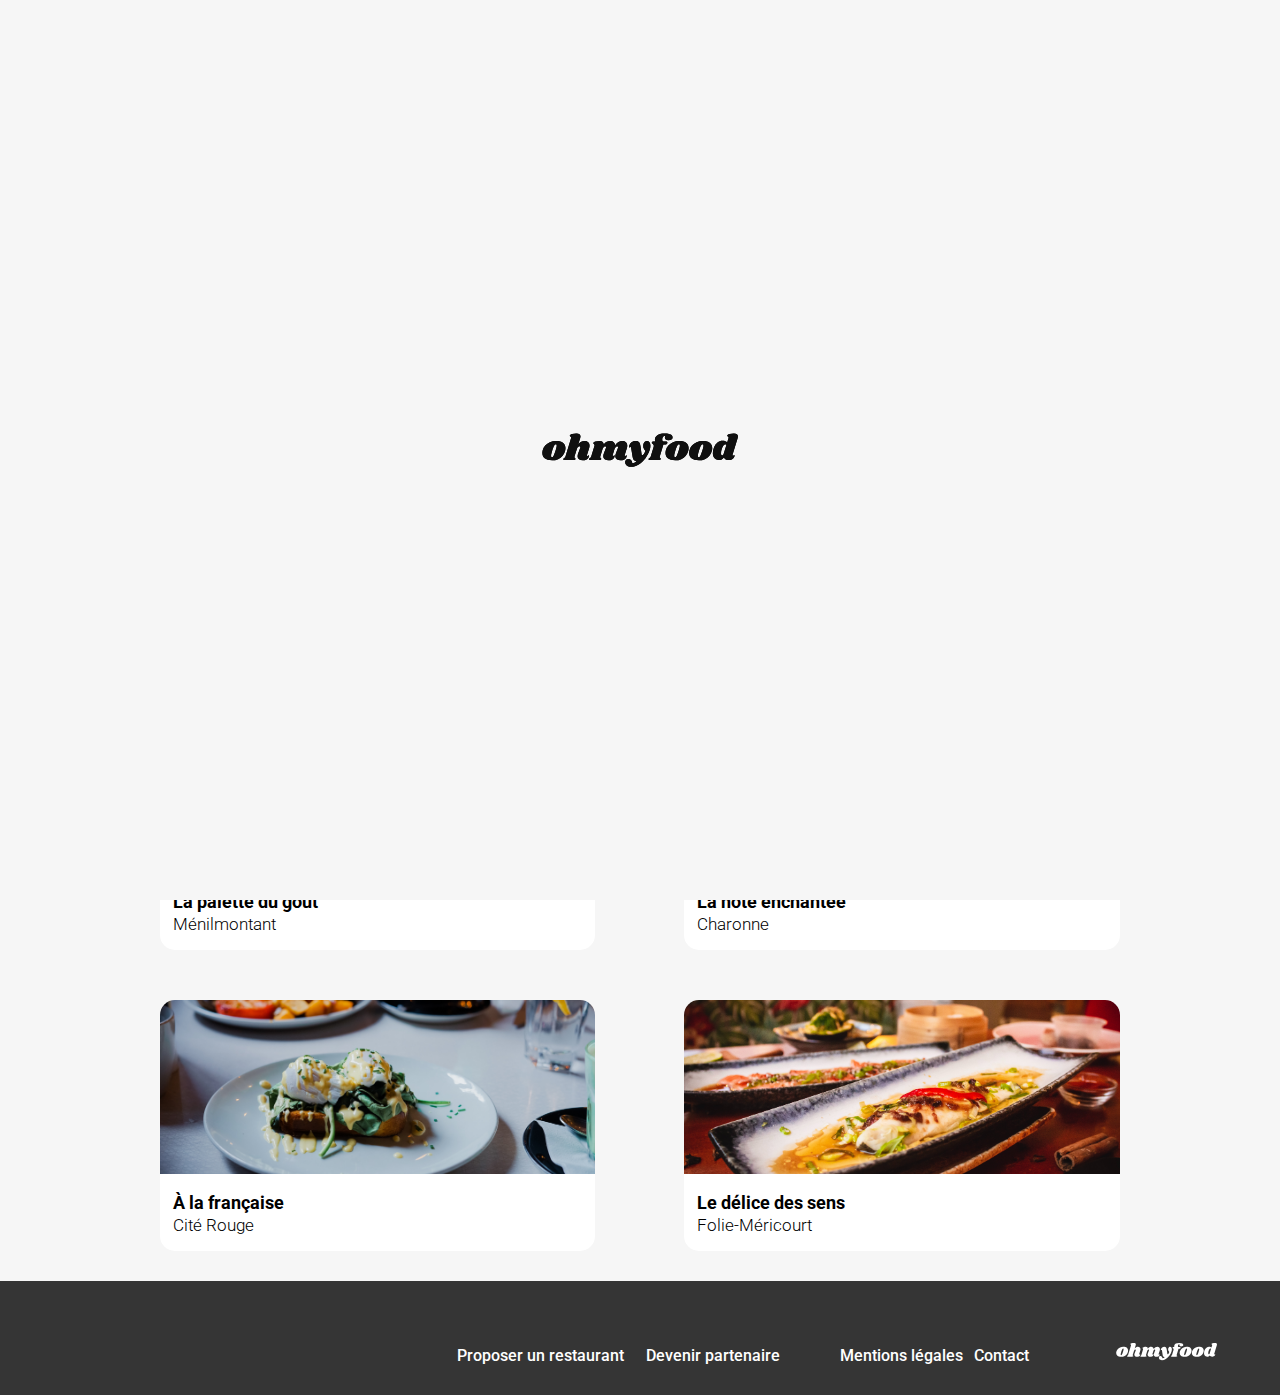
<file: index.html>
<!DOCTYPE html>
<html lang="fr">
    <head>
        <meta charset="UTF-8">
        <meta name="viewport" content="width=device-width, initial-scale=1.0">
        <title>Ohmyfood</title>
        <link rel="stylesheet" href="Assets/CSS/style_Accueil.css">
        <link rel="preconnect" href="https://fonts.googleapis.com">
        <link rel="preconnect" href="https://fonts.gstatic.com" crossorigin>
        <link href="https://fonts.googleapis.com/css2?family=Roboto:ital,wght@0,100;0,300;0,400;0,500;0,700;0,900;1,100;1,300;1,400;1,500;1,700;1,900&family=Shrikhand&display=swap" rel="stylesheet">
        <link rel="stylesheet" href="https://cdnjs.cloudflare.com/ajax/libs/font-awesome/6.7.1/css/all.min.css" integrity="sha512-5Hs3dF2AEPkpNAR7UiOHba+lRSJNeM2ECkwxUIxC1Q/FLycGTbNapWXB4tP889k5T5Ju8fs4b1P5z/iB4nMfSQ==" crossorigin="anonymous" referrerpolicy="no-referrer" />

    </head>
    <body>
        <div class="loader">
            <svg class="loader__logo1" width="196" height="34" viewBox="0 0 196 34" fill="none" xmlns="http://www.w3.org/2000/svg">
                <path class="loader__logo1 loader__logo1--shadow" d="M13.932 7.956C17.196 7.956 19.596 8.61599 21.132 9.936C22.692 11.256 23.472 12.984 23.472 15.12C23.472 15.84 23.376 16.644 23.184 17.532C22.728 19.5 21.876 21.228 20.628 22.716C19.38 24.18 17.844 25.32 16.02 26.136C14.22 26.928 12.264 27.324 10.152 27.324C6.81599 27.324 4.34399 26.664 2.73599 25.344C1.15199 24 0.359985 22.224 0.359985 20.016C0.359985 19.272 0.455985 18.444 0.647985 17.532C1.10399 15.66 1.96799 14.004 3.23999 12.564C4.53599 11.1 6.10799 9.972 7.95599 9.18C9.82799 8.364 11.82 7.956 13.932 7.956ZM13.824 11.16C13.32 11.16 12.78 11.616 12.204 12.528C11.652 13.416 10.992 15.108 10.224 17.604C9.45599 20.1 9.07199 21.852 9.07199 22.86C9.07199 23.388 9.15599 23.748 9.32399 23.94C9.49199 24.108 9.71999 24.192 10.008 24.192C10.512 24.24 11.028 23.808 11.556 22.896C12.108 21.984 12.792 20.208 13.608 17.568C14.352 15.24 14.724 13.548 14.724 12.492C14.724 11.988 14.64 11.64 14.472 11.448C14.328 11.256 14.112 11.16 13.824 11.16Z" fill="#101010"/>
                <path class="loader__logo1 loader__logo1--shadow" d="M44.9899 22.032C44.9419 22.128 44.9179 22.272 44.9179 22.464C44.9179 22.632 44.9539 22.764 45.0259 22.86C45.1219 22.956 45.2419 23.004 45.3859 23.004C45.6739 23.004 45.9139 22.884 46.1059 22.644C46.3219 22.38 46.4659 22.248 46.5379 22.248C46.6579 22.248 46.7539 22.332 46.8259 22.5C46.8979 22.644 46.9339 22.824 46.9339 23.04C46.9579 23.736 46.7299 24.42 46.2499 25.092C45.7699 25.74 45.0619 26.28 44.1259 26.712C43.2139 27.12 42.1099 27.324 40.8139 27.324C39.2299 27.324 37.9699 26.964 37.0339 26.244C36.0979 25.5 35.6179 24.516 35.5939 23.292C35.5939 22.404 35.8099 21.408 36.2419 20.304L38.2219 15.12C38.3419 14.808 38.4019 14.556 38.4019 14.364C38.4019 14.052 38.2939 13.812 38.0779 13.644C37.8859 13.452 37.6459 13.356 37.3579 13.356C36.9019 13.356 36.4339 13.572 35.9539 14.004C35.4979 14.412 35.1259 15.084 34.8379 16.02V15.948L32.5699 23.256C32.4979 23.544 32.4619 23.796 32.4619 24.012C32.4619 24.324 32.5219 24.576 32.6419 24.768C32.7619 24.936 32.9299 25.104 33.1459 25.272C33.3139 25.44 33.4339 25.584 33.5059 25.704C33.5779 25.8 33.5899 25.932 33.5419 26.1C33.4219 26.412 33.1819 26.64 32.8219 26.784C32.4619 26.928 31.9099 27 31.1659 27H22.9579C22.3339 27 21.8779 26.904 21.5899 26.712C21.3019 26.496 21.2059 26.22 21.3019 25.884C21.3979 25.596 21.6499 25.344 22.0579 25.128C22.4179 24.936 22.7179 24.708 22.9579 24.444C23.1979 24.18 23.4019 23.76 23.5699 23.184L29.0419 5.22C29.1139 5.004 29.1499 4.824 29.1499 4.68C29.1499 4.416 29.0779 4.2 28.9339 4.032C28.8139 3.864 28.6459 3.696 28.4299 3.528C28.1899 3.336 28.0099 3.168 27.8899 3.024C27.7939 2.88 27.7819 2.688 27.8539 2.448C27.9979 1.896 28.7539 1.416 30.1219 1.00799C31.4899 0.599996 32.9179 0.395996 34.4059 0.395996C35.7979 0.395996 36.8179 0.659996 37.4659 1.188C38.1379 1.716 38.4739 2.436 38.4739 3.348C38.4739 3.876 38.3899 4.392 38.2219 4.896L36.2779 11.232C37.2139 10.008 38.1979 9.156 39.2299 8.676C40.2859 8.196 41.4259 7.956 42.6499 7.956C44.1139 7.956 45.2899 8.4 46.1779 9.288C47.0899 10.176 47.5459 11.328 47.5459 12.744C47.5459 13.488 47.4259 14.22 47.1859 14.94L44.9899 22.032Z" fill="#101010"/>
                <path class="loader__logo1 loader__logo1--shadow" d="M82.7165 22.032C82.6685 22.128 82.6445 22.272 82.6445 22.464C82.6445 22.632 82.6805 22.764 82.7525 22.86C82.8485 22.956 82.9685 23.004 83.1125 23.004C83.4005 23.004 83.6405 22.884 83.8325 22.644C84.0485 22.38 84.1925 22.248 84.2645 22.248C84.3845 22.248 84.4805 22.332 84.5525 22.5C84.6245 22.644 84.6605 22.824 84.6605 23.04C84.6845 23.736 84.4565 24.42 83.9765 25.092C83.4965 25.74 82.7885 26.28 81.8525 26.712C80.9405 27.12 79.8365 27.324 78.5405 27.324C76.9565 27.324 75.6965 26.964 74.7605 26.244C73.8245 25.5 73.3445 24.516 73.3205 23.292C73.3205 22.404 73.5365 21.408 73.9685 20.304L75.9485 15.12C76.0685 14.808 76.1285 14.556 76.1285 14.364C76.1285 14.052 76.0205 13.812 75.8045 13.644C75.6125 13.452 75.3725 13.356 75.0845 13.356C74.6765 13.356 74.2565 13.536 73.8245 13.896C73.3925 14.256 73.0085 14.82 72.6725 15.588L70.6925 22.032C70.6445 22.128 70.6205 22.272 70.6205 22.464C70.6205 22.632 70.6565 22.764 70.7285 22.86C70.8245 22.956 70.9445 23.004 71.0885 23.004C71.3765 23.004 71.6165 22.884 71.8085 22.644C72.0245 22.38 72.1685 22.248 72.2405 22.248C72.3605 22.248 72.4565 22.332 72.5285 22.5C72.6005 22.644 72.6365 22.824 72.6365 23.04C72.6605 23.736 72.4325 24.42 71.9525 25.092C71.4725 25.74 70.7645 26.28 69.8285 26.712C68.9165 27.12 67.8125 27.324 66.5165 27.324C64.9325 27.324 63.6725 26.964 62.7365 26.244C61.8005 25.5 61.3205 24.516 61.2965 23.292C61.2965 22.404 61.5125 21.408 61.9445 20.304L63.9245 15.12C64.0445 14.808 64.1045 14.556 64.1045 14.364C64.1045 14.052 63.9965 13.812 63.7805 13.644C63.5885 13.452 63.3485 13.356 63.0605 13.356C62.6525 13.356 62.2325 13.536 61.8005 13.896C61.3685 14.232 61.0085 14.784 60.7205 15.552L58.3445 23.256C58.2485 23.52 58.2005 23.772 58.2005 24.012C58.2005 24.3 58.2605 24.54 58.3805 24.732C58.5005 24.9 58.6685 25.08 58.8845 25.272C59.0525 25.416 59.1725 25.548 59.2445 25.668C59.3165 25.788 59.3285 25.932 59.2805 26.1C59.1845 26.412 58.9565 26.64 58.5965 26.784C58.2365 26.928 57.6725 27 56.9045 27H48.6965C48.0725 27 47.6285 26.904 47.3645 26.712C47.0765 26.496 46.9685 26.22 47.0405 25.884C47.1365 25.596 47.3885 25.344 47.7965 25.128C48.1565 24.936 48.4565 24.708 48.6965 24.444C48.9365 24.18 49.1405 23.76 49.3085 23.184L52.5125 12.78C52.5605 12.66 52.5845 12.492 52.5845 12.276C52.5845 12.012 52.5245 11.808 52.4045 11.664C52.3085 11.52 52.1405 11.34 51.9005 11.124C51.6605 10.932 51.4925 10.764 51.3965 10.62C51.3005 10.476 51.2885 10.284 51.3605 10.044C51.5045 9.492 52.2605 9.012 53.6285 8.604C54.9965 8.172 56.4245 7.956 57.9125 7.956C59.0885 7.956 60.0125 8.28 60.6845 8.928C61.3805 9.576 61.7165 10.464 61.6925 11.592C62.6765 10.224 63.7085 9.276 64.7885 8.748C65.8925 8.22 67.0805 7.956 68.3525 7.956C69.7445 7.956 70.8725 8.364 71.7365 9.18C72.6245 9.972 73.1165 11.016 73.2125 12.312C74.2445 10.68 75.3485 9.552 76.5245 8.928C77.7005 8.28 78.9845 7.956 80.3765 7.956C81.8405 7.956 83.0165 8.4 83.9045 9.288C84.8165 10.176 85.2725 11.328 85.2725 12.744C85.2725 13.488 85.1525 14.22 84.9125 14.94L82.7165 22.032Z" fill="#101010"/>
                <path class="loader__logo1 loader__logo1--shadow" d="M104.932 7.956C105.988 7.956 106.828 8.388 107.452 9.252C108.1 10.092 108.424 11.244 108.424 12.708C108.424 13.98 108.196 15.348 107.74 16.812C106.852 19.764 105.424 22.548 103.456 25.164C101.512 27.78 99.2675 29.88 96.7235 31.464C94.2035 33.048 91.6836 33.84 89.1636 33.84C87.9156 33.84 86.8355 33.624 85.9235 33.192C85.0355 32.76 84.3635 32.184 83.9075 31.464C83.4275 30.744 83.1875 29.976 83.1875 29.16C83.1875 28.8 83.2475 28.404 83.3675 27.972C83.5835 27.3 83.9435 26.784 84.4475 26.424C84.9515 26.064 85.5516 25.884 86.2476 25.884C87.3516 25.884 88.2515 26.256 88.9475 27C89.6675 27.768 90.1236 28.812 90.3156 30.132C91.8516 30.06 93.2675 29.4 94.5635 28.152C93.3395 27.936 92.4275 27.528 91.8275 26.928C91.2515 26.304 90.8555 25.344 90.6395 24.048L89.1995 15.228C89.1275 14.772 89.0195 14.46 88.8755 14.292C88.7555 14.1 88.5876 14.004 88.3716 14.004C88.2036 14.004 87.9995 14.088 87.7595 14.256C87.5435 14.424 87.3875 14.508 87.2915 14.508C87.0995 14.508 87.0035 14.304 87.0035 13.896C87.0035 13.56 87.0635 13.2 87.1835 12.816C87.6155 11.448 88.4196 10.296 89.5956 9.36C90.7716 8.4 92.1395 7.92 93.6995 7.92C95.2355 7.92 96.3635 8.376 97.0835 9.288C97.8275 10.2 98.3076 11.604 98.5236 13.5L99.6035 21.42C99.6755 22.02 99.8915 22.32 100.252 22.32C100.684 22.32 101.188 21.936 101.764 21.168C102.34 20.376 102.904 19.26 103.456 17.82C102.736 17.172 102.184 16.428 101.8 15.588C101.416 14.748 101.224 13.848 101.224 12.888C101.224 12.144 101.32 11.472 101.512 10.872C101.8 9.912 102.244 9.192 102.844 8.712C103.468 8.208 104.164 7.956 104.932 7.956Z" fill="#101010"/>
                <path class="loader__logo1 loader__logo1--shadow" d="M122.864 0.395996C125.432 0.395996 127.352 0.791996 128.624 1.584C129.92 2.352 130.568 3.3 130.568 4.428C130.568 5.34 130.184 6.048 129.416 6.552C128.672 7.032 127.688 7.272 126.464 7.272C125.336 7.272 124.46 6.996 123.836 6.444C123.212 5.892 122.9 5.208 122.9 4.392C122.9 3.888 123.056 3.36 123.368 2.808C122.648 2.808 122.048 2.988 121.568 3.348C121.088 3.684 120.716 4.272 120.452 5.112C120.308 5.64 120.236 6.132 120.236 6.588C120.236 7.164 120.332 7.62 120.524 7.956C120.74 8.268 121.04 8.424 121.424 8.424H123.548C124.796 8.424 125.42 8.808 125.42 9.576C125.42 9.672 125.396 9.816 125.348 10.008C125.204 10.536 124.904 10.932 124.448 11.196C124.016 11.46 123.356 11.592 122.468 11.592H121.388L117.824 23.256C117.752 23.544 117.716 23.796 117.716 24.012C117.716 24.324 117.776 24.576 117.896 24.768C118.016 24.936 118.184 25.104 118.4 25.272C118.568 25.44 118.688 25.584 118.76 25.704C118.832 25.8 118.844 25.932 118.796 26.1C118.676 26.412 118.436 26.64 118.076 26.784C117.716 26.928 117.164 27 116.42 27H108.212C107.588 27 107.132 26.904 106.844 26.712C106.556 26.496 106.46 26.22 106.556 25.884C106.652 25.596 106.904 25.344 107.312 25.128C107.672 24.936 107.972 24.708 108.212 24.444C108.452 24.18 108.656 23.76 108.824 23.184L111.632 13.968C111.752 13.608 111.812 13.236 111.812 12.852C111.812 12.372 111.704 12 111.488 11.736C111.296 11.448 110.996 11.136 110.588 10.8C110.324 10.584 110.12 10.404 109.976 10.26C109.856 10.092 109.796 9.9 109.796 9.684C109.772 9.228 109.928 8.904 110.264 8.712C110.624 8.52 111.296 8.424 112.28 8.424H113.18C113.012 7.824 112.928 7.224 112.928 6.624C112.928 6.024 113.036 5.4 113.252 4.752C113.708 3.528 114.68 2.496 116.168 1.65599C117.68 0.815996 119.912 0.395996 122.864 0.395996Z" fill="#101010"/>
                <path class="loader__logo1 loader__logo1--shadow" d="M137.084 7.956C140.348 7.956 142.748 8.61599 144.284 9.936C145.844 11.256 146.624 12.984 146.624 15.12C146.624 15.84 146.528 16.644 146.336 17.532C145.88 19.5 145.028 21.228 143.78 22.716C142.532 24.18 140.996 25.32 139.172 26.136C137.372 26.928 135.416 27.324 133.304 27.324C129.968 27.324 127.496 26.664 125.888 25.344C124.304 24 123.512 22.224 123.512 20.016C123.512 19.272 123.608 18.444 123.8 17.532C124.256 15.66 125.12 14.004 126.392 12.564C127.688 11.1 129.26 9.972 131.108 9.18C132.98 8.364 134.972 7.956 137.084 7.956ZM136.976 11.16C136.472 11.16 135.932 11.616 135.356 12.528C134.804 13.416 134.144 15.108 133.376 17.604C132.608 20.1 132.224 21.852 132.224 22.86C132.224 23.388 132.308 23.748 132.476 23.94C132.644 24.108 132.872 24.192 133.16 24.192C133.664 24.24 134.18 23.808 134.708 22.896C135.26 21.984 135.944 20.208 136.76 17.568C137.504 15.24 137.876 13.548 137.876 12.492C137.876 11.988 137.792 11.64 137.624 11.448C137.48 11.256 137.264 11.16 136.976 11.16Z" fill="#101010"/>
                <path class="loader__logo1 loader__logo1--shadow" d="M160.709 7.956C163.973 7.956 166.373 8.61599 167.909 9.936C169.469 11.256 170.249 12.984 170.249 15.12C170.249 15.84 170.153 16.644 169.961 17.532C169.505 19.5 168.653 21.228 167.405 22.716C166.157 24.18 164.621 25.32 162.797 26.136C160.997 26.928 159.041 27.324 156.929 27.324C153.593 27.324 151.121 26.664 149.513 25.344C147.929 24 147.137 22.224 147.137 20.016C147.137 19.272 147.233 18.444 147.425 17.532C147.881 15.66 148.745 14.004 150.017 12.564C151.313 11.1 152.885 9.972 154.733 9.18C156.605 8.364 158.597 7.956 160.709 7.956ZM160.601 11.16C160.097 11.16 159.557 11.616 158.981 12.528C158.429 13.416 157.769 15.108 157.001 17.604C156.233 20.1 155.849 21.852 155.849 22.86C155.849 23.388 155.933 23.748 156.101 23.94C156.269 24.108 156.497 24.192 156.785 24.192C157.289 24.24 157.805 23.808 158.333 22.896C158.885 21.984 159.569 20.208 160.385 17.568C161.129 15.24 161.501 13.548 161.501 12.492C161.501 11.988 161.417 11.64 161.249 11.448C161.105 11.256 160.889 11.16 160.601 11.16Z" fill="#101010"/>
                <path class="loader__logo1 loader__logo1--shadow" d="M190.526 21.816C190.478 22.008 190.454 22.14 190.454 22.212C190.454 22.38 190.502 22.512 190.598 22.608C190.694 22.704 190.814 22.752 190.958 22.752C191.246 22.752 191.486 22.632 191.678 22.392C191.894 22.128 192.038 21.996 192.11 21.996C192.23 21.996 192.326 22.08 192.398 22.248C192.47 22.416 192.506 22.608 192.506 22.824C192.53 23.472 192.278 24.132 191.75 24.804C191.246 25.476 190.562 26.028 189.698 26.46C188.834 26.892 187.898 27.108 186.89 27.108C185.69 27.108 184.646 26.88 183.758 26.424C182.87 25.968 182.258 25.368 181.922 24.624C181.274 25.464 180.53 26.088 179.69 26.496C178.85 26.904 177.962 27.108 177.026 27.108C175.922 27.108 174.89 26.832 173.93 26.28C172.994 25.728 172.238 24.948 171.662 23.94C171.11 22.908 170.834 21.744 170.834 20.448C170.834 18.264 171.242 16.212 172.058 14.292C172.898 12.348 174.062 10.788 175.55 9.612C177.038 8.412 178.73 7.812 180.626 7.812C181.658 7.812 182.534 7.932 183.254 8.172C183.998 8.412 184.67 8.772 185.27 9.252L186.494 5.22C186.566 5.004 186.602 4.824 186.602 4.68C186.602 4.416 186.53 4.2 186.386 4.032C186.266 3.864 186.098 3.696 185.882 3.528C185.642 3.336 185.462 3.168 185.342 3.024C185.246 2.88 185.234 2.688 185.306 2.448C185.45 1.896 186.206 1.416 187.574 1.00799C188.942 0.599996 190.37 0.395996 191.858 0.395996C193.25 0.395996 194.27 0.659996 194.918 1.188C195.59 1.716 195.926 2.436 195.926 3.348C195.926 3.876 195.842 4.392 195.674 4.896L190.526 21.816ZM184.514 11.7C184.13 11.364 183.71 11.196 183.254 11.196C182.558 11.196 181.874 11.712 181.202 12.744C180.53 13.776 179.99 15.024 179.582 16.488C179.174 17.952 178.982 19.272 179.006 20.448C179.006 21.768 179.438 22.428 180.302 22.428C180.614 22.428 180.878 22.308 181.094 22.068C181.31 21.804 181.514 21.384 181.706 20.808L184.514 11.7Z" fill="#101010"/>
                </svg>
            <svg class="loader__logo2" width="196" height="34" viewBox="0 0 196 34" fill="none" xmlns="http://www.w3.org/2000/svg">
                <path class="loader__logo2 loader__logo2--1" d="M13.932 7.956C17.196 7.956 19.596 8.61599 21.132 9.936C22.692 11.256 23.472 12.984 23.472 15.12C23.472 15.84 23.376 16.644 23.184 17.532C22.728 19.5 21.876 21.228 20.628 22.716C19.38 24.18 17.844 25.32 16.02 26.136C14.22 26.928 12.264 27.324 10.152 27.324C6.81599 27.324 4.34399 26.664 2.73599 25.344C1.15199 24 0.359985 22.224 0.359985 20.016C0.359985 19.272 0.455985 18.444 0.647985 17.532C1.10399 15.66 1.96799 14.004 3.23999 12.564C4.53599 11.1 6.10799 9.972 7.95599 9.18C9.82799 8.364 11.82 7.956 13.932 7.956ZM13.824 11.16C13.32 11.16 12.78 11.616 12.204 12.528C11.652 13.416 10.992 15.108 10.224 17.604C9.45599 20.1 9.07199 21.852 9.07199 22.86C9.07199 23.388 9.15599 23.748 9.32399 23.94C9.49199 24.108 9.71999 24.192 10.008 24.192C10.512 24.24 11.028 23.808 11.556 22.896C12.108 21.984 12.792 20.208 13.608 17.568C14.352 15.24 14.724 13.548 14.724 12.492C14.724 11.988 14.64 11.64 14.472 11.448C14.328 11.256 14.112 11.16 13.824 11.16Z" fill="#101010"/>
                <path class="loader__logo2 loader__logo2--2" d="M44.9899 22.032C44.9419 22.128 44.9179 22.272 44.9179 22.464C44.9179 22.632 44.9539 22.764 45.0259 22.86C45.1219 22.956 45.2419 23.004 45.3859 23.004C45.6739 23.004 45.9139 22.884 46.1059 22.644C46.3219 22.38 46.4659 22.248 46.5379 22.248C46.6579 22.248 46.7539 22.332 46.8259 22.5C46.8979 22.644 46.9339 22.824 46.9339 23.04C46.9579 23.736 46.7299 24.42 46.2499 25.092C45.7699 25.74 45.0619 26.28 44.1259 26.712C43.2139 27.12 42.1099 27.324 40.8139 27.324C39.2299 27.324 37.9699 26.964 37.0339 26.244C36.0979 25.5 35.6179 24.516 35.5939 23.292C35.5939 22.404 35.8099 21.408 36.2419 20.304L38.2219 15.12C38.3419 14.808 38.4019 14.556 38.4019 14.364C38.4019 14.052 38.2939 13.812 38.0779 13.644C37.8859 13.452 37.6459 13.356 37.3579 13.356C36.9019 13.356 36.4339 13.572 35.9539 14.004C35.4979 14.412 35.1259 15.084 34.8379 16.02V15.948L32.5699 23.256C32.4979 23.544 32.4619 23.796 32.4619 24.012C32.4619 24.324 32.5219 24.576 32.6419 24.768C32.7619 24.936 32.9299 25.104 33.1459 25.272C33.3139 25.44 33.4339 25.584 33.5059 25.704C33.5779 25.8 33.5899 25.932 33.5419 26.1C33.4219 26.412 33.1819 26.64 32.8219 26.784C32.4619 26.928 31.9099 27 31.1659 27H22.9579C22.3339 27 21.8779 26.904 21.5899 26.712C21.3019 26.496 21.2059 26.22 21.3019 25.884C21.3979 25.596 21.6499 25.344 22.0579 25.128C22.4179 24.936 22.7179 24.708 22.9579 24.444C23.1979 24.18 23.4019 23.76 23.5699 23.184L29.0419 5.22C29.1139 5.004 29.1499 4.824 29.1499 4.68C29.1499 4.416 29.0779 4.2 28.9339 4.032C28.8139 3.864 28.6459 3.696 28.4299 3.528C28.1899 3.336 28.0099 3.168 27.8899 3.024C27.7939 2.88 27.7819 2.688 27.8539 2.448C27.9979 1.896 28.7539 1.416 30.1219 1.00799C31.4899 0.599996 32.9179 0.395996 34.4059 0.395996C35.7979 0.395996 36.8179 0.659996 37.4659 1.188C38.1379 1.716 38.4739 2.436 38.4739 3.348C38.4739 3.876 38.3899 4.392 38.2219 4.896L36.2779 11.232C37.2139 10.008 38.1979 9.156 39.2299 8.676C40.2859 8.196 41.4259 7.956 42.6499 7.956C44.1139 7.956 45.2899 8.4 46.1779 9.288C47.0899 10.176 47.5459 11.328 47.5459 12.744C47.5459 13.488 47.4259 14.22 47.1859 14.94L44.9899 22.032Z" fill="#101010"/>
                <path class="loader__logo2 loader__logo2--3" d="M82.7165 22.032C82.6685 22.128 82.6445 22.272 82.6445 22.464C82.6445 22.632 82.6805 22.764 82.7525 22.86C82.8485 22.956 82.9685 23.004 83.1125 23.004C83.4005 23.004 83.6405 22.884 83.8325 22.644C84.0485 22.38 84.1925 22.248 84.2645 22.248C84.3845 22.248 84.4805 22.332 84.5525 22.5C84.6245 22.644 84.6605 22.824 84.6605 23.04C84.6845 23.736 84.4565 24.42 83.9765 25.092C83.4965 25.74 82.7885 26.28 81.8525 26.712C80.9405 27.12 79.8365 27.324 78.5405 27.324C76.9565 27.324 75.6965 26.964 74.7605 26.244C73.8245 25.5 73.3445 24.516 73.3205 23.292C73.3205 22.404 73.5365 21.408 73.9685 20.304L75.9485 15.12C76.0685 14.808 76.1285 14.556 76.1285 14.364C76.1285 14.052 76.0205 13.812 75.8045 13.644C75.6125 13.452 75.3725 13.356 75.0845 13.356C74.6765 13.356 74.2565 13.536 73.8245 13.896C73.3925 14.256 73.0085 14.82 72.6725 15.588L70.6925 22.032C70.6445 22.128 70.6205 22.272 70.6205 22.464C70.6205 22.632 70.6565 22.764 70.7285 22.86C70.8245 22.956 70.9445 23.004 71.0885 23.004C71.3765 23.004 71.6165 22.884 71.8085 22.644C72.0245 22.38 72.1685 22.248 72.2405 22.248C72.3605 22.248 72.4565 22.332 72.5285 22.5C72.6005 22.644 72.6365 22.824 72.6365 23.04C72.6605 23.736 72.4325 24.42 71.9525 25.092C71.4725 25.74 70.7645 26.28 69.8285 26.712C68.9165 27.12 67.8125 27.324 66.5165 27.324C64.9325 27.324 63.6725 26.964 62.7365 26.244C61.8005 25.5 61.3205 24.516 61.2965 23.292C61.2965 22.404 61.5125 21.408 61.9445 20.304L63.9245 15.12C64.0445 14.808 64.1045 14.556 64.1045 14.364C64.1045 14.052 63.9965 13.812 63.7805 13.644C63.5885 13.452 63.3485 13.356 63.0605 13.356C62.6525 13.356 62.2325 13.536 61.8005 13.896C61.3685 14.232 61.0085 14.784 60.7205 15.552L58.3445 23.256C58.2485 23.52 58.2005 23.772 58.2005 24.012C58.2005 24.3 58.2605 24.54 58.3805 24.732C58.5005 24.9 58.6685 25.08 58.8845 25.272C59.0525 25.416 59.1725 25.548 59.2445 25.668C59.3165 25.788 59.3285 25.932 59.2805 26.1C59.1845 26.412 58.9565 26.64 58.5965 26.784C58.2365 26.928 57.6725 27 56.9045 27H48.6965C48.0725 27 47.6285 26.904 47.3645 26.712C47.0765 26.496 46.9685 26.22 47.0405 25.884C47.1365 25.596 47.3885 25.344 47.7965 25.128C48.1565 24.936 48.4565 24.708 48.6965 24.444C48.9365 24.18 49.1405 23.76 49.3085 23.184L52.5125 12.78C52.5605 12.66 52.5845 12.492 52.5845 12.276C52.5845 12.012 52.5245 11.808 52.4045 11.664C52.3085 11.52 52.1405 11.34 51.9005 11.124C51.6605 10.932 51.4925 10.764 51.3965 10.62C51.3005 10.476 51.2885 10.284 51.3605 10.044C51.5045 9.492 52.2605 9.012 53.6285 8.604C54.9965 8.172 56.4245 7.956 57.9125 7.956C59.0885 7.956 60.0125 8.28 60.6845 8.928C61.3805 9.576 61.7165 10.464 61.6925 11.592C62.6765 10.224 63.7085 9.276 64.7885 8.748C65.8925 8.22 67.0805 7.956 68.3525 7.956C69.7445 7.956 70.8725 8.364 71.7365 9.18C72.6245 9.972 73.1165 11.016 73.2125 12.312C74.2445 10.68 75.3485 9.552 76.5245 8.928C77.7005 8.28 78.9845 7.956 80.3765 7.956C81.8405 7.956 83.0165 8.4 83.9045 9.288C84.8165 10.176 85.2725 11.328 85.2725 12.744C85.2725 13.488 85.1525 14.22 84.9125 14.94L82.7165 22.032Z" fill="#101010"/>
                <path class="loader__logo2 loader__logo2--4" d="M104.932 7.956C105.988 7.956 106.828 8.388 107.452 9.252C108.1 10.092 108.424 11.244 108.424 12.708C108.424 13.98 108.196 15.348 107.74 16.812C106.852 19.764 105.424 22.548 103.456 25.164C101.512 27.78 99.2675 29.88 96.7235 31.464C94.2035 33.048 91.6836 33.84 89.1636 33.84C87.9156 33.84 86.8355 33.624 85.9235 33.192C85.0355 32.76 84.3635 32.184 83.9075 31.464C83.4275 30.744 83.1875 29.976 83.1875 29.16C83.1875 28.8 83.2475 28.404 83.3675 27.972C83.5835 27.3 83.9435 26.784 84.4475 26.424C84.9515 26.064 85.5516 25.884 86.2476 25.884C87.3516 25.884 88.2515 26.256 88.9475 27C89.6675 27.768 90.1236 28.812 90.3156 30.132C91.8516 30.06 93.2675 29.4 94.5635 28.152C93.3395 27.936 92.4275 27.528 91.8275 26.928C91.2515 26.304 90.8555 25.344 90.6395 24.048L89.1995 15.228C89.1275 14.772 89.0195 14.46 88.8755 14.292C88.7555 14.1 88.5876 14.004 88.3716 14.004C88.2036 14.004 87.9995 14.088 87.7595 14.256C87.5435 14.424 87.3875 14.508 87.2915 14.508C87.0995 14.508 87.0035 14.304 87.0035 13.896C87.0035 13.56 87.0635 13.2 87.1835 12.816C87.6155 11.448 88.4196 10.296 89.5956 9.36C90.7716 8.4 92.1395 7.92 93.6995 7.92C95.2355 7.92 96.3635 8.376 97.0835 9.288C97.8275 10.2 98.3076 11.604 98.5236 13.5L99.6035 21.42C99.6755 22.02 99.8915 22.32 100.252 22.32C100.684 22.32 101.188 21.936 101.764 21.168C102.34 20.376 102.904 19.26 103.456 17.82C102.736 17.172 102.184 16.428 101.8 15.588C101.416 14.748 101.224 13.848 101.224 12.888C101.224 12.144 101.32 11.472 101.512 10.872C101.8 9.912 102.244 9.192 102.844 8.712C103.468 8.208 104.164 7.956 104.932 7.956Z" fill="#101010"/>
                <path class="loader__logo2 loader__logo2--5" d="M122.864 0.395996C125.432 0.395996 127.352 0.791996 128.624 1.584C129.92 2.352 130.568 3.3 130.568 4.428C130.568 5.34 130.184 6.048 129.416 6.552C128.672 7.032 127.688 7.272 126.464 7.272C125.336 7.272 124.46 6.996 123.836 6.444C123.212 5.892 122.9 5.208 122.9 4.392C122.9 3.888 123.056 3.36 123.368 2.808C122.648 2.808 122.048 2.988 121.568 3.348C121.088 3.684 120.716 4.272 120.452 5.112C120.308 5.64 120.236 6.132 120.236 6.588C120.236 7.164 120.332 7.62 120.524 7.956C120.74 8.268 121.04 8.424 121.424 8.424H123.548C124.796 8.424 125.42 8.808 125.42 9.576C125.42 9.672 125.396 9.816 125.348 10.008C125.204 10.536 124.904 10.932 124.448 11.196C124.016 11.46 123.356 11.592 122.468 11.592H121.388L117.824 23.256C117.752 23.544 117.716 23.796 117.716 24.012C117.716 24.324 117.776 24.576 117.896 24.768C118.016 24.936 118.184 25.104 118.4 25.272C118.568 25.44 118.688 25.584 118.76 25.704C118.832 25.8 118.844 25.932 118.796 26.1C118.676 26.412 118.436 26.64 118.076 26.784C117.716 26.928 117.164 27 116.42 27H108.212C107.588 27 107.132 26.904 106.844 26.712C106.556 26.496 106.46 26.22 106.556 25.884C106.652 25.596 106.904 25.344 107.312 25.128C107.672 24.936 107.972 24.708 108.212 24.444C108.452 24.18 108.656 23.76 108.824 23.184L111.632 13.968C111.752 13.608 111.812 13.236 111.812 12.852C111.812 12.372 111.704 12 111.488 11.736C111.296 11.448 110.996 11.136 110.588 10.8C110.324 10.584 110.12 10.404 109.976 10.26C109.856 10.092 109.796 9.9 109.796 9.684C109.772 9.228 109.928 8.904 110.264 8.712C110.624 8.52 111.296 8.424 112.28 8.424H113.18C113.012 7.824 112.928 7.224 112.928 6.624C112.928 6.024 113.036 5.4 113.252 4.752C113.708 3.528 114.68 2.496 116.168 1.65599C117.68 0.815996 119.912 0.395996 122.864 0.395996Z" fill="#101010"/>
                <path class="loader__logo2 loader__logo2--6" d="M137.084 7.956C140.348 7.956 142.748 8.61599 144.284 9.936C145.844 11.256 146.624 12.984 146.624 15.12C146.624 15.84 146.528 16.644 146.336 17.532C145.88 19.5 145.028 21.228 143.78 22.716C142.532 24.18 140.996 25.32 139.172 26.136C137.372 26.928 135.416 27.324 133.304 27.324C129.968 27.324 127.496 26.664 125.888 25.344C124.304 24 123.512 22.224 123.512 20.016C123.512 19.272 123.608 18.444 123.8 17.532C124.256 15.66 125.12 14.004 126.392 12.564C127.688 11.1 129.26 9.972 131.108 9.18C132.98 8.364 134.972 7.956 137.084 7.956ZM136.976 11.16C136.472 11.16 135.932 11.616 135.356 12.528C134.804 13.416 134.144 15.108 133.376 17.604C132.608 20.1 132.224 21.852 132.224 22.86C132.224 23.388 132.308 23.748 132.476 23.94C132.644 24.108 132.872 24.192 133.16 24.192C133.664 24.24 134.18 23.808 134.708 22.896C135.26 21.984 135.944 20.208 136.76 17.568C137.504 15.24 137.876 13.548 137.876 12.492C137.876 11.988 137.792 11.64 137.624 11.448C137.48 11.256 137.264 11.16 136.976 11.16Z" fill="#101010"/>
                <path class="loader__logo2 loader__logo2--7" d="M160.709 7.956C163.973 7.956 166.373 8.61599 167.909 9.936C169.469 11.256 170.249 12.984 170.249 15.12C170.249 15.84 170.153 16.644 169.961 17.532C169.505 19.5 168.653 21.228 167.405 22.716C166.157 24.18 164.621 25.32 162.797 26.136C160.997 26.928 159.041 27.324 156.929 27.324C153.593 27.324 151.121 26.664 149.513 25.344C147.929 24 147.137 22.224 147.137 20.016C147.137 19.272 147.233 18.444 147.425 17.532C147.881 15.66 148.745 14.004 150.017 12.564C151.313 11.1 152.885 9.972 154.733 9.18C156.605 8.364 158.597 7.956 160.709 7.956ZM160.601 11.16C160.097 11.16 159.557 11.616 158.981 12.528C158.429 13.416 157.769 15.108 157.001 17.604C156.233 20.1 155.849 21.852 155.849 22.86C155.849 23.388 155.933 23.748 156.101 23.94C156.269 24.108 156.497 24.192 156.785 24.192C157.289 24.24 157.805 23.808 158.333 22.896C158.885 21.984 159.569 20.208 160.385 17.568C161.129 15.24 161.501 13.548 161.501 12.492C161.501 11.988 161.417 11.64 161.249 11.448C161.105 11.256 160.889 11.16 160.601 11.16Z" fill="#101010"/>
                <path class="loader__logo2 loader__logo2--8" d="M190.526 21.816C190.478 22.008 190.454 22.14 190.454 22.212C190.454 22.38 190.502 22.512 190.598 22.608C190.694 22.704 190.814 22.752 190.958 22.752C191.246 22.752 191.486 22.632 191.678 22.392C191.894 22.128 192.038 21.996 192.11 21.996C192.23 21.996 192.326 22.08 192.398 22.248C192.47 22.416 192.506 22.608 192.506 22.824C192.53 23.472 192.278 24.132 191.75 24.804C191.246 25.476 190.562 26.028 189.698 26.46C188.834 26.892 187.898 27.108 186.89 27.108C185.69 27.108 184.646 26.88 183.758 26.424C182.87 25.968 182.258 25.368 181.922 24.624C181.274 25.464 180.53 26.088 179.69 26.496C178.85 26.904 177.962 27.108 177.026 27.108C175.922 27.108 174.89 26.832 173.93 26.28C172.994 25.728 172.238 24.948 171.662 23.94C171.11 22.908 170.834 21.744 170.834 20.448C170.834 18.264 171.242 16.212 172.058 14.292C172.898 12.348 174.062 10.788 175.55 9.612C177.038 8.412 178.73 7.812 180.626 7.812C181.658 7.812 182.534 7.932 183.254 8.172C183.998 8.412 184.67 8.772 185.27 9.252L186.494 5.22C186.566 5.004 186.602 4.824 186.602 4.68C186.602 4.416 186.53 4.2 186.386 4.032C186.266 3.864 186.098 3.696 185.882 3.528C185.642 3.336 185.462 3.168 185.342 3.024C185.246 2.88 185.234 2.688 185.306 2.448C185.45 1.896 186.206 1.416 187.574 1.00799C188.942 0.599996 190.37 0.395996 191.858 0.395996C193.25 0.395996 194.27 0.659996 194.918 1.188C195.59 1.716 195.926 2.436 195.926 3.348C195.926 3.876 195.842 4.392 195.674 4.896L190.526 21.816ZM184.514 11.7C184.13 11.364 183.71 11.196 183.254 11.196C182.558 11.196 181.874 11.712 181.202 12.744C180.53 13.776 179.99 15.024 179.582 16.488C179.174 17.952 178.982 19.272 179.006 20.448C179.006 21.768 179.438 22.428 180.302 22.428C180.614 22.428 180.878 22.308 181.094 22.068C181.31 21.804 181.514 21.384 181.706 20.808L184.514 11.7Z" fill="#101010"/>
                </svg>
        </div>
        <div class="main-container">
            <header class="header">
                <img class="header__logo" src="Assets/images/logo/ohmyfood@2x.svg" alt="logo de Ohmyfood">
            </header>

            <main>
                <div class="localisation">
                    <i class="localisation__fa-solid fa-solid fa-location-dot"></i>
                    <p class="localisation__texte">Paris, Belleville</p>
                </div>

                <section class="CTA-Accueil">
                    <h1 class="CTA-Accueil__titre">Réservez le menu qui vous convient</h1>
                    <p class="CTA-Accueil__texte">Découvrez des restaurants d’exception, sélectionnés par nos soins.</p>
                    <a class="CTA-Accueil__button" href="">Explorer nos restaurants</a>
                </section>

                <section class="fonctionnement">
                    <h2 class="fonctionnement__titre">Fonctionnement</h2>
                    <div class="fonctionnement__cards">
                        <div class="fonct-card">
                            <div class="fonct-card__numero">1</div>
                            <i class="fonct-card__fa-solid fa-solid fa-mobile-screen-button"></i>
                            <p class="fonct-card__texte">Choisissez un restaurant</p>
                        </div>
                        <div class="fonct-card">
                            <div class="fonct-card__numero">2</div>
                            <i class="fonct-card__fa-solid fa-solid fa-list-ul"></i>
                            <p class="fonct-card__texte">Composez votre menu</p>
                        </div>
                        <div class="fonct-card">
                            <div class="fonct-card__numero">3</div>
                            <i class="fonct-card__fa-solid fa-solid fa-store"></i>
                            <p class="fonct-card__texte">Dégustez au restaurant</p>
                        </div>
                    </div>

                </section>

                <section class="restaurants">

                    <h2 class="restaurants__titre" >Restaurants</h2>

                    <div class="restaurants__cards">

                        <article class="restau-card">
                            <div class="restau-card__button">
                                <input type="checkbox" name="like" class="restau-card__button--input">
                                <button type="button" class="restau-card__button--visual visual">
                                    <i class="heart-empty fa-regular fa-heart"></i>
                                    <i class="heart-full fa-solid fa-heart"></i>
                                </button>
                            </div>
                            <a href="Restaurants/la_palette_du_gout.html">
                                <div class="restau-card__new">Nouveau</div>
                                <img class="restau-card__img restau-card__img--1" src="Assets/images/restaurants/jay-wennington-N_Y88TWmGwA-unsplash.jpg" alt="image du restaurant">
                                <div class="restau-card__content">
                                    <div>
                                        <h3>La palette du goût</h3>
                                        <p>Ménilmontant</p>
                                    </div>
                                </div>
                            </a>
                        </article>

                        <article class="restau-card">
                            <div class="restau-card__button">
                                <input type="checkbox" name="like" class="restau-card__button--input">
                                <button type="button" class="restau-card__button--visual visual">
                                    <i class="heart-empty fa-regular fa-heart"></i>
                                    <i class="heart-full fa-solid fa-heart"></i>
                                </button>
                            </div>
                            <a href="Restaurants/la_note_enchantee.html">
                                <div class="restau-card__new">Nouveau</div>
                                <img class="restau-card__img restau-card__img--2" src="Assets/images/restaurants/stil-u2Lp8tXIcjw-unsplash.jpg" alt="image du restaurant">
                                <div class="restau-card__content">
                                    <div>
                                        <h3>La note enchantée</h3>
                                        <p>Charonne</p>
                                    </div>
                                </div>
                            </a>
                        </article>

                        <article class="restau-card">
                            <div class="restau-card__button">
                                <input type="checkbox" name="like" class="restau-card__button--input">
                                <button type="button" class="restau-card__button--visual visual">
                                    <i class="heart-empty fa-regular fa-heart"></i>
                                    <i class="heart-full fa-solid fa-heart"></i>
                                </button>
                            </div>
                            <a href="Restaurants/a_la_francaise.html">
                                <img class="restau-card__img restau-card__img--3" src="Assets/images/restaurants/toa-heftiba-DQKerTsQwi0-unsplash.jpg" alt="image du restaurant">
                                <div class="restau-card__content">
                                    <div>
                                        <h3>À la française</h3>
                                        <p>Cité Rouge</p>
                                    </div>
                                </div>
                            </a>
                        </article>

                        <article class="restau-card">
                            <div class="restau-card__button">
                                <input type="checkbox" name="like" class="restau-card__button--input">
                                <button type="button" class="restau-card__button--visual visual">
                                    <i class="heart-empty fa-regular fa-heart"></i>
                                    <i class="heart-full fa-solid fa-heart"></i>
                                </button>
                            </div>
                            <a href="Restaurants/le_delice_des_sens.html">
                                <img class="restau-card__img restau-card__img--4" src="Assets/images/restaurants/louis-hansel-shotsoflouis-qNBGVyOCY8Q-unsplash.jpg" alt="image du restaurant">
                                <div class="restau-card__content">
                                    <div>
                                        <h3>Le délice des sens</h3>
                                        <p>Folie-Méricourt</p>
                                    </div>
                                </div>
                            </a>
                        </article>
                    </div>
                </section>
            </main> 

            <footer class="footer">
                <svg class="footer__logo" width="196" height="34" viewBox="0 0 196 34" fill="none" xmlns="http://www.w3.org/2000/svg">
                    <path class="footer__logo" d="M13.932 7.956C17.196 7.956 19.596 8.61599 21.132 9.936C22.692 11.256 23.472 12.984 23.472 15.12C23.472 15.84 23.376 16.644 23.184 17.532C22.728 19.5 21.876 21.228 20.628 22.716C19.38 24.18 17.844 25.32 16.02 26.136C14.22 26.928 12.264 27.324 10.152 27.324C6.81599 27.324 4.34399 26.664 2.73599 25.344C1.15199 24 0.359985 22.224 0.359985 20.016C0.359985 19.272 0.455985 18.444 0.647985 17.532C1.10399 15.66 1.96799 14.004 3.23999 12.564C4.53599 11.1 6.10799 9.972 7.95599 9.18C9.82799 8.364 11.82 7.956 13.932 7.956ZM13.824 11.16C13.32 11.16 12.78 11.616 12.204 12.528C11.652 13.416 10.992 15.108 10.224 17.604C9.45599 20.1 9.07199 21.852 9.07199 22.86C9.07199 23.388 9.15599 23.748 9.32399 23.94C9.49199 24.108 9.71999 24.192 10.008 24.192C10.512 24.24 11.028 23.808 11.556 22.896C12.108 21.984 12.792 20.208 13.608 17.568C14.352 15.24 14.724 13.548 14.724 12.492C14.724 11.988 14.64 11.64 14.472 11.448C14.328 11.256 14.112 11.16 13.824 11.16Z" fill="#101010"/>
                    <path class="footer__logo" d="M44.9899 22.032C44.9419 22.128 44.9179 22.272 44.9179 22.464C44.9179 22.632 44.9539 22.764 45.0259 22.86C45.1219 22.956 45.2419 23.004 45.3859 23.004C45.6739 23.004 45.9139 22.884 46.1059 22.644C46.3219 22.38 46.4659 22.248 46.5379 22.248C46.6579 22.248 46.7539 22.332 46.8259 22.5C46.8979 22.644 46.9339 22.824 46.9339 23.04C46.9579 23.736 46.7299 24.42 46.2499 25.092C45.7699 25.74 45.0619 26.28 44.1259 26.712C43.2139 27.12 42.1099 27.324 40.8139 27.324C39.2299 27.324 37.9699 26.964 37.0339 26.244C36.0979 25.5 35.6179 24.516 35.5939 23.292C35.5939 22.404 35.8099 21.408 36.2419 20.304L38.2219 15.12C38.3419 14.808 38.4019 14.556 38.4019 14.364C38.4019 14.052 38.2939 13.812 38.0779 13.644C37.8859 13.452 37.6459 13.356 37.3579 13.356C36.9019 13.356 36.4339 13.572 35.9539 14.004C35.4979 14.412 35.1259 15.084 34.8379 16.02V15.948L32.5699 23.256C32.4979 23.544 32.4619 23.796 32.4619 24.012C32.4619 24.324 32.5219 24.576 32.6419 24.768C32.7619 24.936 32.9299 25.104 33.1459 25.272C33.3139 25.44 33.4339 25.584 33.5059 25.704C33.5779 25.8 33.5899 25.932 33.5419 26.1C33.4219 26.412 33.1819 26.64 32.8219 26.784C32.4619 26.928 31.9099 27 31.1659 27H22.9579C22.3339 27 21.8779 26.904 21.5899 26.712C21.3019 26.496 21.2059 26.22 21.3019 25.884C21.3979 25.596 21.6499 25.344 22.0579 25.128C22.4179 24.936 22.7179 24.708 22.9579 24.444C23.1979 24.18 23.4019 23.76 23.5699 23.184L29.0419 5.22C29.1139 5.004 29.1499 4.824 29.1499 4.68C29.1499 4.416 29.0779 4.2 28.9339 4.032C28.8139 3.864 28.6459 3.696 28.4299 3.528C28.1899 3.336 28.0099 3.168 27.8899 3.024C27.7939 2.88 27.7819 2.688 27.8539 2.448C27.9979 1.896 28.7539 1.416 30.1219 1.00799C31.4899 0.599996 32.9179 0.395996 34.4059 0.395996C35.7979 0.395996 36.8179 0.659996 37.4659 1.188C38.1379 1.716 38.4739 2.436 38.4739 3.348C38.4739 3.876 38.3899 4.392 38.2219 4.896L36.2779 11.232C37.2139 10.008 38.1979 9.156 39.2299 8.676C40.2859 8.196 41.4259 7.956 42.6499 7.956C44.1139 7.956 45.2899 8.4 46.1779 9.288C47.0899 10.176 47.5459 11.328 47.5459 12.744C47.5459 13.488 47.4259 14.22 47.1859 14.94L44.9899 22.032Z" fill="#101010"/>
                    <path class="footer__logo" d="M82.7165 22.032C82.6685 22.128 82.6445 22.272 82.6445 22.464C82.6445 22.632 82.6805 22.764 82.7525 22.86C82.8485 22.956 82.9685 23.004 83.1125 23.004C83.4005 23.004 83.6405 22.884 83.8325 22.644C84.0485 22.38 84.1925 22.248 84.2645 22.248C84.3845 22.248 84.4805 22.332 84.5525 22.5C84.6245 22.644 84.6605 22.824 84.6605 23.04C84.6845 23.736 84.4565 24.42 83.9765 25.092C83.4965 25.74 82.7885 26.28 81.8525 26.712C80.9405 27.12 79.8365 27.324 78.5405 27.324C76.9565 27.324 75.6965 26.964 74.7605 26.244C73.8245 25.5 73.3445 24.516 73.3205 23.292C73.3205 22.404 73.5365 21.408 73.9685 20.304L75.9485 15.12C76.0685 14.808 76.1285 14.556 76.1285 14.364C76.1285 14.052 76.0205 13.812 75.8045 13.644C75.6125 13.452 75.3725 13.356 75.0845 13.356C74.6765 13.356 74.2565 13.536 73.8245 13.896C73.3925 14.256 73.0085 14.82 72.6725 15.588L70.6925 22.032C70.6445 22.128 70.6205 22.272 70.6205 22.464C70.6205 22.632 70.6565 22.764 70.7285 22.86C70.8245 22.956 70.9445 23.004 71.0885 23.004C71.3765 23.004 71.6165 22.884 71.8085 22.644C72.0245 22.38 72.1685 22.248 72.2405 22.248C72.3605 22.248 72.4565 22.332 72.5285 22.5C72.6005 22.644 72.6365 22.824 72.6365 23.04C72.6605 23.736 72.4325 24.42 71.9525 25.092C71.4725 25.74 70.7645 26.28 69.8285 26.712C68.9165 27.12 67.8125 27.324 66.5165 27.324C64.9325 27.324 63.6725 26.964 62.7365 26.244C61.8005 25.5 61.3205 24.516 61.2965 23.292C61.2965 22.404 61.5125 21.408 61.9445 20.304L63.9245 15.12C64.0445 14.808 64.1045 14.556 64.1045 14.364C64.1045 14.052 63.9965 13.812 63.7805 13.644C63.5885 13.452 63.3485 13.356 63.0605 13.356C62.6525 13.356 62.2325 13.536 61.8005 13.896C61.3685 14.232 61.0085 14.784 60.7205 15.552L58.3445 23.256C58.2485 23.52 58.2005 23.772 58.2005 24.012C58.2005 24.3 58.2605 24.54 58.3805 24.732C58.5005 24.9 58.6685 25.08 58.8845 25.272C59.0525 25.416 59.1725 25.548 59.2445 25.668C59.3165 25.788 59.3285 25.932 59.2805 26.1C59.1845 26.412 58.9565 26.64 58.5965 26.784C58.2365 26.928 57.6725 27 56.9045 27H48.6965C48.0725 27 47.6285 26.904 47.3645 26.712C47.0765 26.496 46.9685 26.22 47.0405 25.884C47.1365 25.596 47.3885 25.344 47.7965 25.128C48.1565 24.936 48.4565 24.708 48.6965 24.444C48.9365 24.18 49.1405 23.76 49.3085 23.184L52.5125 12.78C52.5605 12.66 52.5845 12.492 52.5845 12.276C52.5845 12.012 52.5245 11.808 52.4045 11.664C52.3085 11.52 52.1405 11.34 51.9005 11.124C51.6605 10.932 51.4925 10.764 51.3965 10.62C51.3005 10.476 51.2885 10.284 51.3605 10.044C51.5045 9.492 52.2605 9.012 53.6285 8.604C54.9965 8.172 56.4245 7.956 57.9125 7.956C59.0885 7.956 60.0125 8.28 60.6845 8.928C61.3805 9.576 61.7165 10.464 61.6925 11.592C62.6765 10.224 63.7085 9.276 64.7885 8.748C65.8925 8.22 67.0805 7.956 68.3525 7.956C69.7445 7.956 70.8725 8.364 71.7365 9.18C72.6245 9.972 73.1165 11.016 73.2125 12.312C74.2445 10.68 75.3485 9.552 76.5245 8.928C77.7005 8.28 78.9845 7.956 80.3765 7.956C81.8405 7.956 83.0165 8.4 83.9045 9.288C84.8165 10.176 85.2725 11.328 85.2725 12.744C85.2725 13.488 85.1525 14.22 84.9125 14.94L82.7165 22.032Z" fill="#101010"/>
                    <path class="footer__logo" d="M104.932 7.956C105.988 7.956 106.828 8.388 107.452 9.252C108.1 10.092 108.424 11.244 108.424 12.708C108.424 13.98 108.196 15.348 107.74 16.812C106.852 19.764 105.424 22.548 103.456 25.164C101.512 27.78 99.2675 29.88 96.7235 31.464C94.2035 33.048 91.6836 33.84 89.1636 33.84C87.9156 33.84 86.8355 33.624 85.9235 33.192C85.0355 32.76 84.3635 32.184 83.9075 31.464C83.4275 30.744 83.1875 29.976 83.1875 29.16C83.1875 28.8 83.2475 28.404 83.3675 27.972C83.5835 27.3 83.9435 26.784 84.4475 26.424C84.9515 26.064 85.5516 25.884 86.2476 25.884C87.3516 25.884 88.2515 26.256 88.9475 27C89.6675 27.768 90.1236 28.812 90.3156 30.132C91.8516 30.06 93.2675 29.4 94.5635 28.152C93.3395 27.936 92.4275 27.528 91.8275 26.928C91.2515 26.304 90.8555 25.344 90.6395 24.048L89.1995 15.228C89.1275 14.772 89.0195 14.46 88.8755 14.292C88.7555 14.1 88.5876 14.004 88.3716 14.004C88.2036 14.004 87.9995 14.088 87.7595 14.256C87.5435 14.424 87.3875 14.508 87.2915 14.508C87.0995 14.508 87.0035 14.304 87.0035 13.896C87.0035 13.56 87.0635 13.2 87.1835 12.816C87.6155 11.448 88.4196 10.296 89.5956 9.36C90.7716 8.4 92.1395 7.92 93.6995 7.92C95.2355 7.92 96.3635 8.376 97.0835 9.288C97.8275 10.2 98.3076 11.604 98.5236 13.5L99.6035 21.42C99.6755 22.02 99.8915 22.32 100.252 22.32C100.684 22.32 101.188 21.936 101.764 21.168C102.34 20.376 102.904 19.26 103.456 17.82C102.736 17.172 102.184 16.428 101.8 15.588C101.416 14.748 101.224 13.848 101.224 12.888C101.224 12.144 101.32 11.472 101.512 10.872C101.8 9.912 102.244 9.192 102.844 8.712C103.468 8.208 104.164 7.956 104.932 7.956Z" fill="#101010"/>
                    <path class="footer__logo" d="M122.864 0.395996C125.432 0.395996 127.352 0.791996 128.624 1.584C129.92 2.352 130.568 3.3 130.568 4.428C130.568 5.34 130.184 6.048 129.416 6.552C128.672 7.032 127.688 7.272 126.464 7.272C125.336 7.272 124.46 6.996 123.836 6.444C123.212 5.892 122.9 5.208 122.9 4.392C122.9 3.888 123.056 3.36 123.368 2.808C122.648 2.808 122.048 2.988 121.568 3.348C121.088 3.684 120.716 4.272 120.452 5.112C120.308 5.64 120.236 6.132 120.236 6.588C120.236 7.164 120.332 7.62 120.524 7.956C120.74 8.268 121.04 8.424 121.424 8.424H123.548C124.796 8.424 125.42 8.808 125.42 9.576C125.42 9.672 125.396 9.816 125.348 10.008C125.204 10.536 124.904 10.932 124.448 11.196C124.016 11.46 123.356 11.592 122.468 11.592H121.388L117.824 23.256C117.752 23.544 117.716 23.796 117.716 24.012C117.716 24.324 117.776 24.576 117.896 24.768C118.016 24.936 118.184 25.104 118.4 25.272C118.568 25.44 118.688 25.584 118.76 25.704C118.832 25.8 118.844 25.932 118.796 26.1C118.676 26.412 118.436 26.64 118.076 26.784C117.716 26.928 117.164 27 116.42 27H108.212C107.588 27 107.132 26.904 106.844 26.712C106.556 26.496 106.46 26.22 106.556 25.884C106.652 25.596 106.904 25.344 107.312 25.128C107.672 24.936 107.972 24.708 108.212 24.444C108.452 24.18 108.656 23.76 108.824 23.184L111.632 13.968C111.752 13.608 111.812 13.236 111.812 12.852C111.812 12.372 111.704 12 111.488 11.736C111.296 11.448 110.996 11.136 110.588 10.8C110.324 10.584 110.12 10.404 109.976 10.26C109.856 10.092 109.796 9.9 109.796 9.684C109.772 9.228 109.928 8.904 110.264 8.712C110.624 8.52 111.296 8.424 112.28 8.424H113.18C113.012 7.824 112.928 7.224 112.928 6.624C112.928 6.024 113.036 5.4 113.252 4.752C113.708 3.528 114.68 2.496 116.168 1.65599C117.68 0.815996 119.912 0.395996 122.864 0.395996Z" fill="#101010"/>
                    <path class="footer__logo" d="M137.084 7.956C140.348 7.956 142.748 8.61599 144.284 9.936C145.844 11.256 146.624 12.984 146.624 15.12C146.624 15.84 146.528 16.644 146.336 17.532C145.88 19.5 145.028 21.228 143.78 22.716C142.532 24.18 140.996 25.32 139.172 26.136C137.372 26.928 135.416 27.324 133.304 27.324C129.968 27.324 127.496 26.664 125.888 25.344C124.304 24 123.512 22.224 123.512 20.016C123.512 19.272 123.608 18.444 123.8 17.532C124.256 15.66 125.12 14.004 126.392 12.564C127.688 11.1 129.26 9.972 131.108 9.18C132.98 8.364 134.972 7.956 137.084 7.956ZM136.976 11.16C136.472 11.16 135.932 11.616 135.356 12.528C134.804 13.416 134.144 15.108 133.376 17.604C132.608 20.1 132.224 21.852 132.224 22.86C132.224 23.388 132.308 23.748 132.476 23.94C132.644 24.108 132.872 24.192 133.16 24.192C133.664 24.24 134.18 23.808 134.708 22.896C135.26 21.984 135.944 20.208 136.76 17.568C137.504 15.24 137.876 13.548 137.876 12.492C137.876 11.988 137.792 11.64 137.624 11.448C137.48 11.256 137.264 11.16 136.976 11.16Z" fill="#101010"/>
                    <path class="footer__logo" d="M160.709 7.956C163.973 7.956 166.373 8.61599 167.909 9.936C169.469 11.256 170.249 12.984 170.249 15.12C170.249 15.84 170.153 16.644 169.961 17.532C169.505 19.5 168.653 21.228 167.405 22.716C166.157 24.18 164.621 25.32 162.797 26.136C160.997 26.928 159.041 27.324 156.929 27.324C153.593 27.324 151.121 26.664 149.513 25.344C147.929 24 147.137 22.224 147.137 20.016C147.137 19.272 147.233 18.444 147.425 17.532C147.881 15.66 148.745 14.004 150.017 12.564C151.313 11.1 152.885 9.972 154.733 9.18C156.605 8.364 158.597 7.956 160.709 7.956ZM160.601 11.16C160.097 11.16 159.557 11.616 158.981 12.528C158.429 13.416 157.769 15.108 157.001 17.604C156.233 20.1 155.849 21.852 155.849 22.86C155.849 23.388 155.933 23.748 156.101 23.94C156.269 24.108 156.497 24.192 156.785 24.192C157.289 24.24 157.805 23.808 158.333 22.896C158.885 21.984 159.569 20.208 160.385 17.568C161.129 15.24 161.501 13.548 161.501 12.492C161.501 11.988 161.417 11.64 161.249 11.448C161.105 11.256 160.889 11.16 160.601 11.16Z" fill="#101010"/>
                    <path class="footer__logo" d="M190.526 21.816C190.478 22.008 190.454 22.14 190.454 22.212C190.454 22.38 190.502 22.512 190.598 22.608C190.694 22.704 190.814 22.752 190.958 22.752C191.246 22.752 191.486 22.632 191.678 22.392C191.894 22.128 192.038 21.996 192.11 21.996C192.23 21.996 192.326 22.08 192.398 22.248C192.47 22.416 192.506 22.608 192.506 22.824C192.53 23.472 192.278 24.132 191.75 24.804C191.246 25.476 190.562 26.028 189.698 26.46C188.834 26.892 187.898 27.108 186.89 27.108C185.69 27.108 184.646 26.88 183.758 26.424C182.87 25.968 182.258 25.368 181.922 24.624C181.274 25.464 180.53 26.088 179.69 26.496C178.85 26.904 177.962 27.108 177.026 27.108C175.922 27.108 174.89 26.832 173.93 26.28C172.994 25.728 172.238 24.948 171.662 23.94C171.11 22.908 170.834 21.744 170.834 20.448C170.834 18.264 171.242 16.212 172.058 14.292C172.898 12.348 174.062 10.788 175.55 9.612C177.038 8.412 178.73 7.812 180.626 7.812C181.658 7.812 182.534 7.932 183.254 8.172C183.998 8.412 184.67 8.772 185.27 9.252L186.494 5.22C186.566 5.004 186.602 4.824 186.602 4.68C186.602 4.416 186.53 4.2 186.386 4.032C186.266 3.864 186.098 3.696 185.882 3.528C185.642 3.336 185.462 3.168 185.342 3.024C185.246 2.88 185.234 2.688 185.306 2.448C185.45 1.896 186.206 1.416 187.574 1.00799C188.942 0.599996 190.37 0.395996 191.858 0.395996C193.25 0.395996 194.27 0.659996 194.918 1.188C195.59 1.716 195.926 2.436 195.926 3.348C195.926 3.876 195.842 4.392 195.674 4.896L190.526 21.816ZM184.514 11.7C184.13 11.364 183.71 11.196 183.254 11.196C182.558 11.196 181.874 11.712 181.202 12.744C180.53 13.776 179.99 15.024 179.582 16.488C179.174 17.952 178.982 19.272 179.006 20.448C179.006 21.768 179.438 22.428 180.302 22.428C180.614 22.428 180.878 22.308 181.094 22.068C181.31 21.804 181.514 21.384 181.706 20.808L184.514 11.7Z" fill="#101010"/>
                </svg>

                <div class="footer__links">
                    <div class="footer__lienavecicon">
                        <a class="footer__link" href="">
                            <i class="footer__link--fa-utensils fa-solid fa-utensils"></i>
                            Proposer un restaurant
                        </a>
                        <a class="footer__link" href="">
                            <i class="footer__link--fa-handshake-angle fa-solid fa-handshake-angle"></i>
                            Devenir partenaire
                        </a>
                    </div>

                    <div class="footer__liensansicon">
                        <a class="footer__link" href="">
                            Mentions légales
                        </a>
                        <a class="footer__link" href="mailto:ohmyfood@contact.com">
                            Contact
                        </a>
                    </div>
                </div>

            </footer>
        </div>
    </body>
</html>
</file>
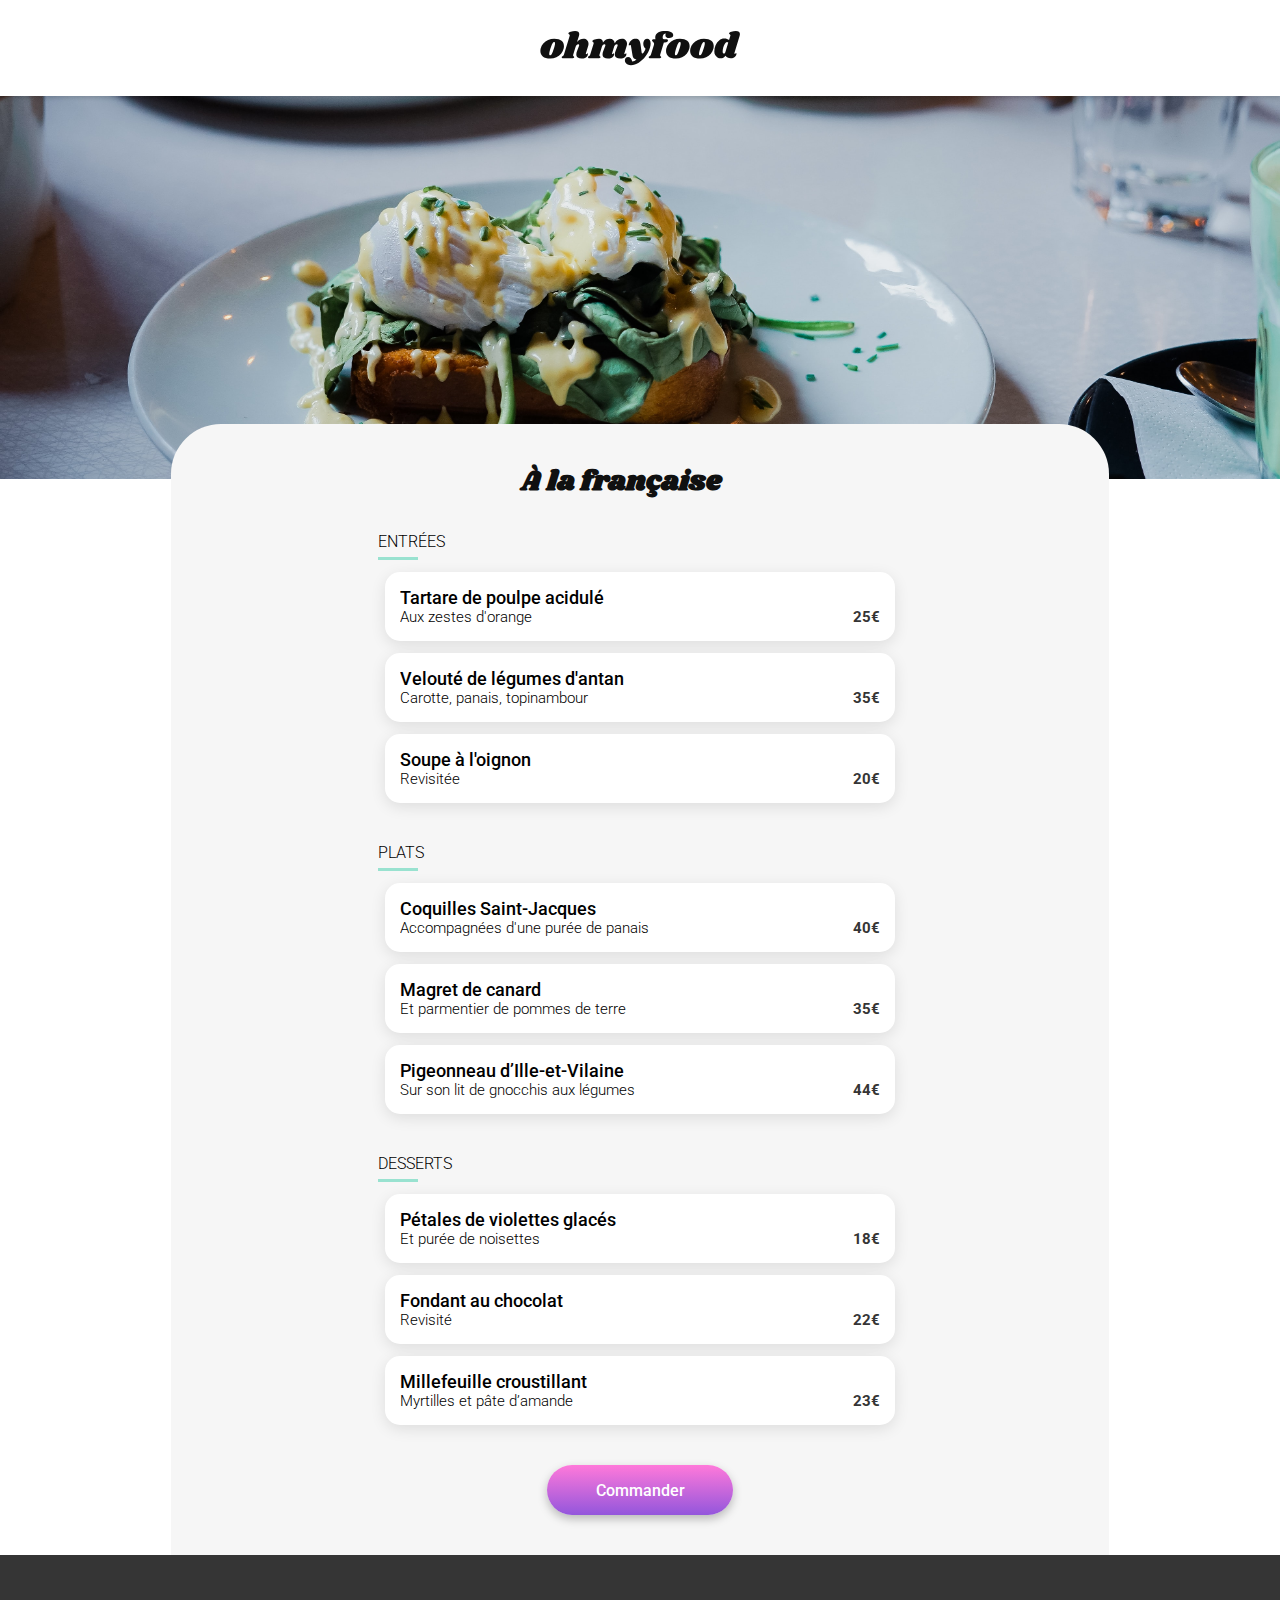
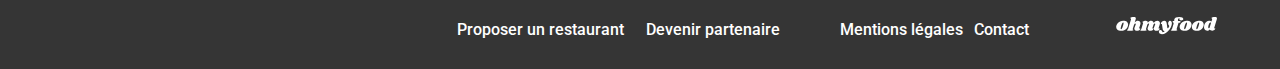
<file: Restaurants/a_la_francaise.html>
<!DOCTYPE html>
<html lang="fr">
    <head>
        <meta charset="UTF-8">
        <meta name="viewport" content="width=device-width, initial-scale=1.0">
        <title>Ohmyfood - À la française</title>
        <link rel="stylesheet" href="../Assets/CSS/style_page_restaurants.css">
        <link rel="preconnect" href="https://fonts.googleapis.com">
        <link rel="preconnect" href="https://fonts.gstatic.com" crossorigin>
        <link href="https://fonts.googleapis.com/css2?family=Roboto:ital,wght@0,100;0,300;0,400;0,500;0,700;0,900;1,100;1,300;1,400;1,500;1,700;1,900&family=Shrikhand&display=swap" rel="stylesheet">
        <link rel="stylesheet" href="https://cdnjs.cloudflare.com/ajax/libs/font-awesome/6.7.1/css/all.min.css" integrity="sha512-5Hs3dF2AEPkpNAR7UiOHba+lRSJNeM2ECkwxUIxC1Q/FLycGTbNapWXB4tP889k5T5Ju8fs4b1P5z/iB4nMfSQ==" crossorigin="anonymous" referrerpolicy="no-referrer" />

    </head>
    <body>
        <div class="main-container">
            <header class="header">
                <nav class="header__nav">
                    <a href="../index.html"><i class="header__nav--arrow fa-solid fa-arrow-left"></i></a>
                </nav>
                <img class="header__logo" src="../Assets/images/logo/ohmyfood@2x.svg" alt="logo de Ohmyfood">
            </header>

            <main>
                <img class="restau-img" src="../Assets/images/restaurants/toa-heftiba-DQKerTsQwi0-unsplash.jpg" alt="image du restaurants">
                <section class="menu">
                        <div class="menu__header">
                            <h1 class="menu__header__titre">À la française</h1>
                            <div class="menu__header__button">
                                <input type="checkbox" name="like" class="menu__header__button--input">
                                <button type="button" class="menu__header__button--visual visual">
                                    <i class="heart-empty fa-regular fa-heart"></i>
                                    <i class="heart-full fa-solid fa-heart"></i>
                                </button>
                            </div>
                        </div>
                        <div class="menu__categorie">
                            <h2 class="menu__categorie__titre menu__categorie__titre--1">ENTRÉES</h2>
                            <div class="menu__categorie__cards menu__categorie__cards--1">
                                <div class="menu__categorie__cards__card" >
                                    <input type="checkbox" name="select" class="menu__categorie__cards__card__input">
                                    <div class="menu__categorie__cards__card__texte">
                                        <h3>Tartare de poulpe acidulé</h3>
                                        <p>Aux zestes d'orange</p>
                                    </div>
                                    <div class="menu__categorie__cards__card__prix">
                                        <p>25€</p>
                                    </div>
                                    <div class="menu__categorie__cards__card__check">
                                        <i class="fa-solid fa-circle-check"></i>
                                    </div>
                                </div>
                                <div class="menu__categorie__cards__card" >
                                    <input type="checkbox" name="select" class="menu__categorie__cards__card__input">
                                    <div class="menu__categorie__cards__card__texte">
                                        <h3>Velouté de légumes d'antan</h3>
                                        <p>Carotte, panais, topinambour</p>
                                    </div>
                                    <div class="menu__categorie__cards__card__prix">
                                        <p>35€</p>
                                    </div>
                                    <div class="menu__categorie__cards__card__check">
                                        <i class="fa-solid fa-circle-check"></i>
                                    </div>
                                </div>
                                <div class="menu__categorie__cards__card" >
                                    <input type="checkbox" name="select" class="menu__categorie__cards__card__input">
                                    <div class="menu__categorie__cards__card__texte">
                                        <h3>Soupe à l'oignon</h3>
                                        <p>Revisitée</p>
                                    </div>
                                    <div class="menu__categorie__cards__card__prix">
                                        <p>20€</p>
                                    </div>
                                    <div class="menu__categorie__cards__card__check">
                                        <i class="fa-solid fa-circle-check"></i>
                                    </div>
                                </div>
                            </div>
                            
                        </div>
                        <div class="menu__categorie">
                            <h2 class="menu__categorie__titre menu__categorie__titre--2">PLATS</h2>
                            <div class="menu__categorie__cards menu__categorie__cards--2">
                                <div class="menu__categorie__cards__card" >
                                    <input type="checkbox" name="select" class="menu__categorie__cards__card__input">
                                    <div class="menu__categorie__cards__card__texte">
                                        <h3>Coquilles Saint-Jacques</h3>
                                        <p>Accompagnées d'une purée de panais</p>
                                    </div>
                                    <div class="menu__categorie__cards__card__prix">
                                        <p>40€</p>
                                    </div>
                                    <div class="menu__categorie__cards__card__check">
                                        <i class="fa-solid fa-circle-check"></i>
                                    </div>
                                </div>
                                <div class="menu__categorie__cards__card" >
                                    <input type="checkbox" name="select" class="menu__categorie__cards__card__input">
                                    <div class="menu__categorie__cards__card__texte">
                                        <h3>Magret de canard</h3>
                                        <p>Et parmentier de pommes de terre</p>
                                    </div>
                                    <div class="menu__categorie__cards__card__prix">
                                        <p>35€</p>
                                    </div>
                                    <div class="menu__categorie__cards__card__check">
                                        <i class="fa-solid fa-circle-check"></i>
                                    </div>
                                </div>
                                <div class="menu__categorie__cards__card" >
                                    <input type="checkbox" name="select" class="menu__categorie__cards__card__input">
                                    <div class="menu__categorie__cards__card__texte">
                                        <h3>Pigeonneau d’Ille-et-Vilaine</h3>
                                        <p>Sur son lit de gnocchis aux légumes</p>
                                    </div>
                                    <div class="menu__categorie__cards__card__prix">
                                        <p>44€</p>
                                    </div>
                                    <div class="menu__categorie__cards__card__check">
                                        <i class="fa-solid fa-circle-check"></i>
                                    </div>
                                </div>
                            </div>

                        </div>
                        <div class="menu__categorie">
                            <h2 class="menu__categorie__titre menu__categorie__titre--3">DESSERTS</h2>
                            <div class="menu__categorie__cards menu__categorie__cards--3">
                                <div class="menu__categorie__cards__card" >
                                    <input type="checkbox" name="select" class="menu__categorie__cards__card__input">
                                    <div class="menu__categorie__cards__card__texte">
                                        <h3>Pétales de violettes glacés</h3>
                                        <p>Et purée de noisettes</p>
                                    </div>
                                    <div class="menu__categorie__cards__card__prix">
                                        <p>18€</p>
                                    </div>
                                    <div class="menu__categorie__cards__card__check">
                                        <i class="fa-solid fa-circle-check"></i>
                                    </div>
                                </div>
                                <div class="menu__categorie__cards__card" >
                                    <input type="checkbox" name="select" class="menu__categorie__cards__card__input">
                                    <div class="menu__categorie__cards__card__texte">
                                        <h3>Fondant au chocolat</h3>
                                        <p>Revisité</p>
                                    </div>
                                    <div class="menu__categorie__cards__card__prix">
                                        <p>22€</p>
                                    </div>
                                    <div class="menu__categorie__cards__card__check">
                                        <i class="fa-solid fa-circle-check"></i>
                                    </div>
                                </div>
                                <div class="menu__categorie__cards__card" >
                                    <input type="checkbox" name="select" class="menu__categorie__cards__card__input">
                                    <div class="menu__categorie__cards__card__texte">
                                        <h3>Millefeuille croustillant</h3>
                                        <p>Myrtilles et pâte d’amande</p>
                                    </div>
                                    <div class="menu__categorie__cards__card__prix">
                                        <p>23€</p>
                                    </div>
                                    <div class="menu__categorie__cards__card__check">
                                        <i class="fa-solid fa-circle-check"></i>
                                    </div>
                                </div>
                            </div>

                        </div>
                        <div class="menu__button">
                            <a class="menu__button__visual" href="">Commander</a>
                        </div>
                </section>
            </main> 

            <footer class="footer">
                <svg class="footer__logo" width="196" height="34" viewBox="0 0 196 34" fill="none" xmlns="http://www.w3.org/2000/svg">
                    <path class="footer__logo" d="M13.932 7.956C17.196 7.956 19.596 8.61599 21.132 9.936C22.692 11.256 23.472 12.984 23.472 15.12C23.472 15.84 23.376 16.644 23.184 17.532C22.728 19.5 21.876 21.228 20.628 22.716C19.38 24.18 17.844 25.32 16.02 26.136C14.22 26.928 12.264 27.324 10.152 27.324C6.81599 27.324 4.34399 26.664 2.73599 25.344C1.15199 24 0.359985 22.224 0.359985 20.016C0.359985 19.272 0.455985 18.444 0.647985 17.532C1.10399 15.66 1.96799 14.004 3.23999 12.564C4.53599 11.1 6.10799 9.972 7.95599 9.18C9.82799 8.364 11.82 7.956 13.932 7.956ZM13.824 11.16C13.32 11.16 12.78 11.616 12.204 12.528C11.652 13.416 10.992 15.108 10.224 17.604C9.45599 20.1 9.07199 21.852 9.07199 22.86C9.07199 23.388 9.15599 23.748 9.32399 23.94C9.49199 24.108 9.71999 24.192 10.008 24.192C10.512 24.24 11.028 23.808 11.556 22.896C12.108 21.984 12.792 20.208 13.608 17.568C14.352 15.24 14.724 13.548 14.724 12.492C14.724 11.988 14.64 11.64 14.472 11.448C14.328 11.256 14.112 11.16 13.824 11.16Z" fill="#101010"/>
                    <path class="footer__logo" d="M44.9899 22.032C44.9419 22.128 44.9179 22.272 44.9179 22.464C44.9179 22.632 44.9539 22.764 45.0259 22.86C45.1219 22.956 45.2419 23.004 45.3859 23.004C45.6739 23.004 45.9139 22.884 46.1059 22.644C46.3219 22.38 46.4659 22.248 46.5379 22.248C46.6579 22.248 46.7539 22.332 46.8259 22.5C46.8979 22.644 46.9339 22.824 46.9339 23.04C46.9579 23.736 46.7299 24.42 46.2499 25.092C45.7699 25.74 45.0619 26.28 44.1259 26.712C43.2139 27.12 42.1099 27.324 40.8139 27.324C39.2299 27.324 37.9699 26.964 37.0339 26.244C36.0979 25.5 35.6179 24.516 35.5939 23.292C35.5939 22.404 35.8099 21.408 36.2419 20.304L38.2219 15.12C38.3419 14.808 38.4019 14.556 38.4019 14.364C38.4019 14.052 38.2939 13.812 38.0779 13.644C37.8859 13.452 37.6459 13.356 37.3579 13.356C36.9019 13.356 36.4339 13.572 35.9539 14.004C35.4979 14.412 35.1259 15.084 34.8379 16.02V15.948L32.5699 23.256C32.4979 23.544 32.4619 23.796 32.4619 24.012C32.4619 24.324 32.5219 24.576 32.6419 24.768C32.7619 24.936 32.9299 25.104 33.1459 25.272C33.3139 25.44 33.4339 25.584 33.5059 25.704C33.5779 25.8 33.5899 25.932 33.5419 26.1C33.4219 26.412 33.1819 26.64 32.8219 26.784C32.4619 26.928 31.9099 27 31.1659 27H22.9579C22.3339 27 21.8779 26.904 21.5899 26.712C21.3019 26.496 21.2059 26.22 21.3019 25.884C21.3979 25.596 21.6499 25.344 22.0579 25.128C22.4179 24.936 22.7179 24.708 22.9579 24.444C23.1979 24.18 23.4019 23.76 23.5699 23.184L29.0419 5.22C29.1139 5.004 29.1499 4.824 29.1499 4.68C29.1499 4.416 29.0779 4.2 28.9339 4.032C28.8139 3.864 28.6459 3.696 28.4299 3.528C28.1899 3.336 28.0099 3.168 27.8899 3.024C27.7939 2.88 27.7819 2.688 27.8539 2.448C27.9979 1.896 28.7539 1.416 30.1219 1.00799C31.4899 0.599996 32.9179 0.395996 34.4059 0.395996C35.7979 0.395996 36.8179 0.659996 37.4659 1.188C38.1379 1.716 38.4739 2.436 38.4739 3.348C38.4739 3.876 38.3899 4.392 38.2219 4.896L36.2779 11.232C37.2139 10.008 38.1979 9.156 39.2299 8.676C40.2859 8.196 41.4259 7.956 42.6499 7.956C44.1139 7.956 45.2899 8.4 46.1779 9.288C47.0899 10.176 47.5459 11.328 47.5459 12.744C47.5459 13.488 47.4259 14.22 47.1859 14.94L44.9899 22.032Z" fill="#101010"/>
                    <path class="footer__logo" d="M82.7165 22.032C82.6685 22.128 82.6445 22.272 82.6445 22.464C82.6445 22.632 82.6805 22.764 82.7525 22.86C82.8485 22.956 82.9685 23.004 83.1125 23.004C83.4005 23.004 83.6405 22.884 83.8325 22.644C84.0485 22.38 84.1925 22.248 84.2645 22.248C84.3845 22.248 84.4805 22.332 84.5525 22.5C84.6245 22.644 84.6605 22.824 84.6605 23.04C84.6845 23.736 84.4565 24.42 83.9765 25.092C83.4965 25.74 82.7885 26.28 81.8525 26.712C80.9405 27.12 79.8365 27.324 78.5405 27.324C76.9565 27.324 75.6965 26.964 74.7605 26.244C73.8245 25.5 73.3445 24.516 73.3205 23.292C73.3205 22.404 73.5365 21.408 73.9685 20.304L75.9485 15.12C76.0685 14.808 76.1285 14.556 76.1285 14.364C76.1285 14.052 76.0205 13.812 75.8045 13.644C75.6125 13.452 75.3725 13.356 75.0845 13.356C74.6765 13.356 74.2565 13.536 73.8245 13.896C73.3925 14.256 73.0085 14.82 72.6725 15.588L70.6925 22.032C70.6445 22.128 70.6205 22.272 70.6205 22.464C70.6205 22.632 70.6565 22.764 70.7285 22.86C70.8245 22.956 70.9445 23.004 71.0885 23.004C71.3765 23.004 71.6165 22.884 71.8085 22.644C72.0245 22.38 72.1685 22.248 72.2405 22.248C72.3605 22.248 72.4565 22.332 72.5285 22.5C72.6005 22.644 72.6365 22.824 72.6365 23.04C72.6605 23.736 72.4325 24.42 71.9525 25.092C71.4725 25.74 70.7645 26.28 69.8285 26.712C68.9165 27.12 67.8125 27.324 66.5165 27.324C64.9325 27.324 63.6725 26.964 62.7365 26.244C61.8005 25.5 61.3205 24.516 61.2965 23.292C61.2965 22.404 61.5125 21.408 61.9445 20.304L63.9245 15.12C64.0445 14.808 64.1045 14.556 64.1045 14.364C64.1045 14.052 63.9965 13.812 63.7805 13.644C63.5885 13.452 63.3485 13.356 63.0605 13.356C62.6525 13.356 62.2325 13.536 61.8005 13.896C61.3685 14.232 61.0085 14.784 60.7205 15.552L58.3445 23.256C58.2485 23.52 58.2005 23.772 58.2005 24.012C58.2005 24.3 58.2605 24.54 58.3805 24.732C58.5005 24.9 58.6685 25.08 58.8845 25.272C59.0525 25.416 59.1725 25.548 59.2445 25.668C59.3165 25.788 59.3285 25.932 59.2805 26.1C59.1845 26.412 58.9565 26.64 58.5965 26.784C58.2365 26.928 57.6725 27 56.9045 27H48.6965C48.0725 27 47.6285 26.904 47.3645 26.712C47.0765 26.496 46.9685 26.22 47.0405 25.884C47.1365 25.596 47.3885 25.344 47.7965 25.128C48.1565 24.936 48.4565 24.708 48.6965 24.444C48.9365 24.18 49.1405 23.76 49.3085 23.184L52.5125 12.78C52.5605 12.66 52.5845 12.492 52.5845 12.276C52.5845 12.012 52.5245 11.808 52.4045 11.664C52.3085 11.52 52.1405 11.34 51.9005 11.124C51.6605 10.932 51.4925 10.764 51.3965 10.62C51.3005 10.476 51.2885 10.284 51.3605 10.044C51.5045 9.492 52.2605 9.012 53.6285 8.604C54.9965 8.172 56.4245 7.956 57.9125 7.956C59.0885 7.956 60.0125 8.28 60.6845 8.928C61.3805 9.576 61.7165 10.464 61.6925 11.592C62.6765 10.224 63.7085 9.276 64.7885 8.748C65.8925 8.22 67.0805 7.956 68.3525 7.956C69.7445 7.956 70.8725 8.364 71.7365 9.18C72.6245 9.972 73.1165 11.016 73.2125 12.312C74.2445 10.68 75.3485 9.552 76.5245 8.928C77.7005 8.28 78.9845 7.956 80.3765 7.956C81.8405 7.956 83.0165 8.4 83.9045 9.288C84.8165 10.176 85.2725 11.328 85.2725 12.744C85.2725 13.488 85.1525 14.22 84.9125 14.94L82.7165 22.032Z" fill="#101010"/>
                    <path class="footer__logo" d="M104.932 7.956C105.988 7.956 106.828 8.388 107.452 9.252C108.1 10.092 108.424 11.244 108.424 12.708C108.424 13.98 108.196 15.348 107.74 16.812C106.852 19.764 105.424 22.548 103.456 25.164C101.512 27.78 99.2675 29.88 96.7235 31.464C94.2035 33.048 91.6836 33.84 89.1636 33.84C87.9156 33.84 86.8355 33.624 85.9235 33.192C85.0355 32.76 84.3635 32.184 83.9075 31.464C83.4275 30.744 83.1875 29.976 83.1875 29.16C83.1875 28.8 83.2475 28.404 83.3675 27.972C83.5835 27.3 83.9435 26.784 84.4475 26.424C84.9515 26.064 85.5516 25.884 86.2476 25.884C87.3516 25.884 88.2515 26.256 88.9475 27C89.6675 27.768 90.1236 28.812 90.3156 30.132C91.8516 30.06 93.2675 29.4 94.5635 28.152C93.3395 27.936 92.4275 27.528 91.8275 26.928C91.2515 26.304 90.8555 25.344 90.6395 24.048L89.1995 15.228C89.1275 14.772 89.0195 14.46 88.8755 14.292C88.7555 14.1 88.5876 14.004 88.3716 14.004C88.2036 14.004 87.9995 14.088 87.7595 14.256C87.5435 14.424 87.3875 14.508 87.2915 14.508C87.0995 14.508 87.0035 14.304 87.0035 13.896C87.0035 13.56 87.0635 13.2 87.1835 12.816C87.6155 11.448 88.4196 10.296 89.5956 9.36C90.7716 8.4 92.1395 7.92 93.6995 7.92C95.2355 7.92 96.3635 8.376 97.0835 9.288C97.8275 10.2 98.3076 11.604 98.5236 13.5L99.6035 21.42C99.6755 22.02 99.8915 22.32 100.252 22.32C100.684 22.32 101.188 21.936 101.764 21.168C102.34 20.376 102.904 19.26 103.456 17.82C102.736 17.172 102.184 16.428 101.8 15.588C101.416 14.748 101.224 13.848 101.224 12.888C101.224 12.144 101.32 11.472 101.512 10.872C101.8 9.912 102.244 9.192 102.844 8.712C103.468 8.208 104.164 7.956 104.932 7.956Z" fill="#101010"/>
                    <path class="footer__logo" d="M122.864 0.395996C125.432 0.395996 127.352 0.791996 128.624 1.584C129.92 2.352 130.568 3.3 130.568 4.428C130.568 5.34 130.184 6.048 129.416 6.552C128.672 7.032 127.688 7.272 126.464 7.272C125.336 7.272 124.46 6.996 123.836 6.444C123.212 5.892 122.9 5.208 122.9 4.392C122.9 3.888 123.056 3.36 123.368 2.808C122.648 2.808 122.048 2.988 121.568 3.348C121.088 3.684 120.716 4.272 120.452 5.112C120.308 5.64 120.236 6.132 120.236 6.588C120.236 7.164 120.332 7.62 120.524 7.956C120.74 8.268 121.04 8.424 121.424 8.424H123.548C124.796 8.424 125.42 8.808 125.42 9.576C125.42 9.672 125.396 9.816 125.348 10.008C125.204 10.536 124.904 10.932 124.448 11.196C124.016 11.46 123.356 11.592 122.468 11.592H121.388L117.824 23.256C117.752 23.544 117.716 23.796 117.716 24.012C117.716 24.324 117.776 24.576 117.896 24.768C118.016 24.936 118.184 25.104 118.4 25.272C118.568 25.44 118.688 25.584 118.76 25.704C118.832 25.8 118.844 25.932 118.796 26.1C118.676 26.412 118.436 26.64 118.076 26.784C117.716 26.928 117.164 27 116.42 27H108.212C107.588 27 107.132 26.904 106.844 26.712C106.556 26.496 106.46 26.22 106.556 25.884C106.652 25.596 106.904 25.344 107.312 25.128C107.672 24.936 107.972 24.708 108.212 24.444C108.452 24.18 108.656 23.76 108.824 23.184L111.632 13.968C111.752 13.608 111.812 13.236 111.812 12.852C111.812 12.372 111.704 12 111.488 11.736C111.296 11.448 110.996 11.136 110.588 10.8C110.324 10.584 110.12 10.404 109.976 10.26C109.856 10.092 109.796 9.9 109.796 9.684C109.772 9.228 109.928 8.904 110.264 8.712C110.624 8.52 111.296 8.424 112.28 8.424H113.18C113.012 7.824 112.928 7.224 112.928 6.624C112.928 6.024 113.036 5.4 113.252 4.752C113.708 3.528 114.68 2.496 116.168 1.65599C117.68 0.815996 119.912 0.395996 122.864 0.395996Z" fill="#101010"/>
                    <path class="footer__logo" d="M137.084 7.956C140.348 7.956 142.748 8.61599 144.284 9.936C145.844 11.256 146.624 12.984 146.624 15.12C146.624 15.84 146.528 16.644 146.336 17.532C145.88 19.5 145.028 21.228 143.78 22.716C142.532 24.18 140.996 25.32 139.172 26.136C137.372 26.928 135.416 27.324 133.304 27.324C129.968 27.324 127.496 26.664 125.888 25.344C124.304 24 123.512 22.224 123.512 20.016C123.512 19.272 123.608 18.444 123.8 17.532C124.256 15.66 125.12 14.004 126.392 12.564C127.688 11.1 129.26 9.972 131.108 9.18C132.98 8.364 134.972 7.956 137.084 7.956ZM136.976 11.16C136.472 11.16 135.932 11.616 135.356 12.528C134.804 13.416 134.144 15.108 133.376 17.604C132.608 20.1 132.224 21.852 132.224 22.86C132.224 23.388 132.308 23.748 132.476 23.94C132.644 24.108 132.872 24.192 133.16 24.192C133.664 24.24 134.18 23.808 134.708 22.896C135.26 21.984 135.944 20.208 136.76 17.568C137.504 15.24 137.876 13.548 137.876 12.492C137.876 11.988 137.792 11.64 137.624 11.448C137.48 11.256 137.264 11.16 136.976 11.16Z" fill="#101010"/>
                    <path class="footer__logo" d="M160.709 7.956C163.973 7.956 166.373 8.61599 167.909 9.936C169.469 11.256 170.249 12.984 170.249 15.12C170.249 15.84 170.153 16.644 169.961 17.532C169.505 19.5 168.653 21.228 167.405 22.716C166.157 24.18 164.621 25.32 162.797 26.136C160.997 26.928 159.041 27.324 156.929 27.324C153.593 27.324 151.121 26.664 149.513 25.344C147.929 24 147.137 22.224 147.137 20.016C147.137 19.272 147.233 18.444 147.425 17.532C147.881 15.66 148.745 14.004 150.017 12.564C151.313 11.1 152.885 9.972 154.733 9.18C156.605 8.364 158.597 7.956 160.709 7.956ZM160.601 11.16C160.097 11.16 159.557 11.616 158.981 12.528C158.429 13.416 157.769 15.108 157.001 17.604C156.233 20.1 155.849 21.852 155.849 22.86C155.849 23.388 155.933 23.748 156.101 23.94C156.269 24.108 156.497 24.192 156.785 24.192C157.289 24.24 157.805 23.808 158.333 22.896C158.885 21.984 159.569 20.208 160.385 17.568C161.129 15.24 161.501 13.548 161.501 12.492C161.501 11.988 161.417 11.64 161.249 11.448C161.105 11.256 160.889 11.16 160.601 11.16Z" fill="#101010"/>
                    <path class="footer__logo" d="M190.526 21.816C190.478 22.008 190.454 22.14 190.454 22.212C190.454 22.38 190.502 22.512 190.598 22.608C190.694 22.704 190.814 22.752 190.958 22.752C191.246 22.752 191.486 22.632 191.678 22.392C191.894 22.128 192.038 21.996 192.11 21.996C192.23 21.996 192.326 22.08 192.398 22.248C192.47 22.416 192.506 22.608 192.506 22.824C192.53 23.472 192.278 24.132 191.75 24.804C191.246 25.476 190.562 26.028 189.698 26.46C188.834 26.892 187.898 27.108 186.89 27.108C185.69 27.108 184.646 26.88 183.758 26.424C182.87 25.968 182.258 25.368 181.922 24.624C181.274 25.464 180.53 26.088 179.69 26.496C178.85 26.904 177.962 27.108 177.026 27.108C175.922 27.108 174.89 26.832 173.93 26.28C172.994 25.728 172.238 24.948 171.662 23.94C171.11 22.908 170.834 21.744 170.834 20.448C170.834 18.264 171.242 16.212 172.058 14.292C172.898 12.348 174.062 10.788 175.55 9.612C177.038 8.412 178.73 7.812 180.626 7.812C181.658 7.812 182.534 7.932 183.254 8.172C183.998 8.412 184.67 8.772 185.27 9.252L186.494 5.22C186.566 5.004 186.602 4.824 186.602 4.68C186.602 4.416 186.53 4.2 186.386 4.032C186.266 3.864 186.098 3.696 185.882 3.528C185.642 3.336 185.462 3.168 185.342 3.024C185.246 2.88 185.234 2.688 185.306 2.448C185.45 1.896 186.206 1.416 187.574 1.00799C188.942 0.599996 190.37 0.395996 191.858 0.395996C193.25 0.395996 194.27 0.659996 194.918 1.188C195.59 1.716 195.926 2.436 195.926 3.348C195.926 3.876 195.842 4.392 195.674 4.896L190.526 21.816ZM184.514 11.7C184.13 11.364 183.71 11.196 183.254 11.196C182.558 11.196 181.874 11.712 181.202 12.744C180.53 13.776 179.99 15.024 179.582 16.488C179.174 17.952 178.982 19.272 179.006 20.448C179.006 21.768 179.438 22.428 180.302 22.428C180.614 22.428 180.878 22.308 181.094 22.068C181.31 21.804 181.514 21.384 181.706 20.808L184.514 11.7Z" fill="#101010"/>
                </svg>

                <div class="footer__links">
                    <div class="footer__lienavecicon">
                        <a class="footer__link" href="">
                            <i class="footer__link--fa-utensils fa-solid fa-utensils"></i>
                            Proposer un restaurant
                        </a>
                        <a class="footer__link" href="">
                            <i class="footer__link--fa-handshake-angle fa-solid fa-handshake-angle"></i>
                            Devenir partenaire
                        </a>
                    </div>

                    <div class="footer__liensansicon">
                        <a class="footer__link" href="">
                            Mentions légales
                        </a>
                        <a class="footer__link" href="mailto:ohmyfood@contact.com">
                            Contact
                        </a>
                    </div>
                </div>

            </footer>
        </div>
    </body>
</html>
</file>
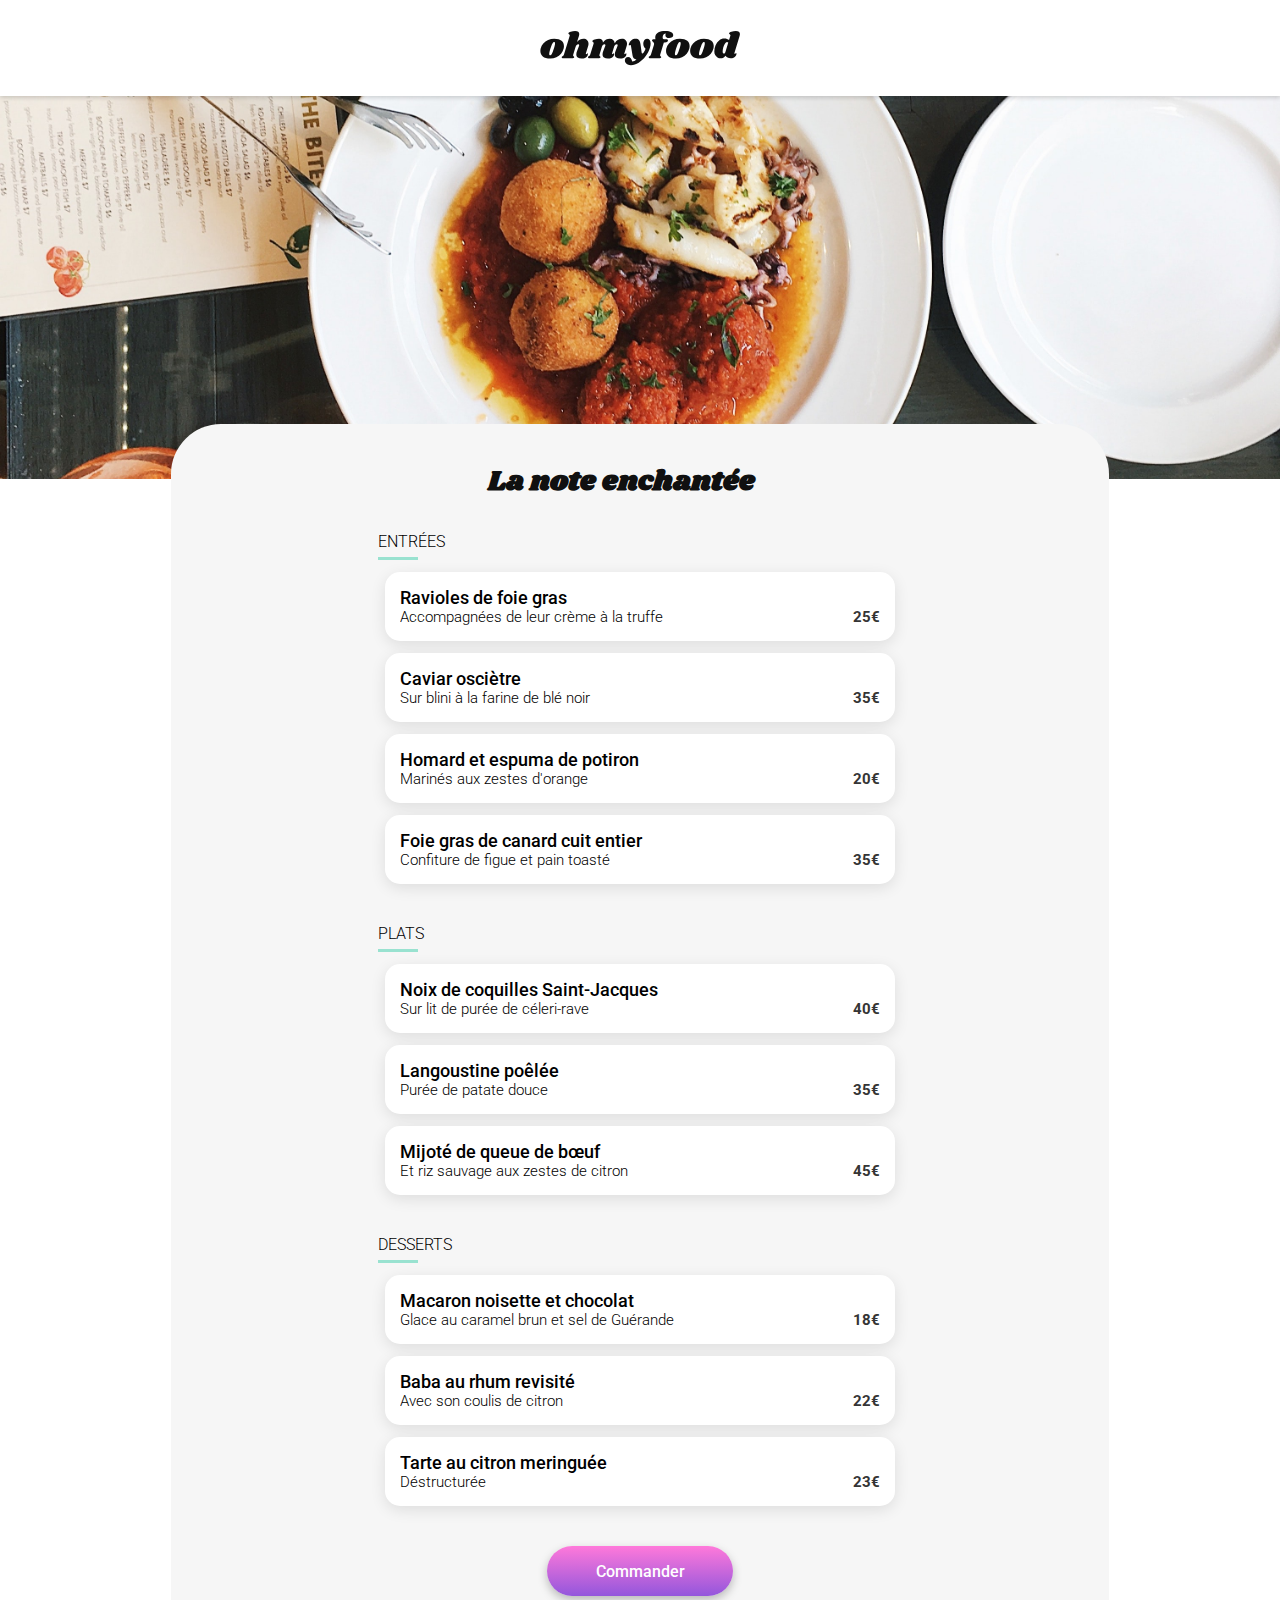
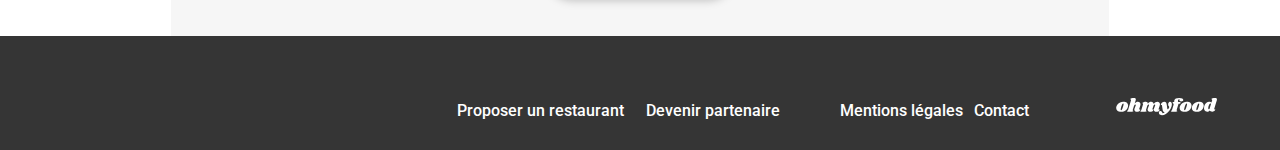
<file: Restaurants/la_note_enchantee.html>
<!DOCTYPE html>
<html lang="fr">
    <head>
        <meta charset="UTF-8">
        <meta name="viewport" content="width=device-width, initial-scale=1.0">
        <title>Ohmyfood - La note enchantée</title>
        <link rel="stylesheet" href="../Assets/CSS/style_page_restaurants.css">
        <link rel="preconnect" href="https://fonts.googleapis.com">
        <link rel="preconnect" href="https://fonts.gstatic.com" crossorigin>
        <link href="https://fonts.googleapis.com/css2?family=Roboto:ital,wght@0,100;0,300;0,400;0,500;0,700;0,900;1,100;1,300;1,400;1,500;1,700;1,900&family=Shrikhand&display=swap" rel="stylesheet">
        <link rel="stylesheet" href="https://cdnjs.cloudflare.com/ajax/libs/font-awesome/6.7.1/css/all.min.css" integrity="sha512-5Hs3dF2AEPkpNAR7UiOHba+lRSJNeM2ECkwxUIxC1Q/FLycGTbNapWXB4tP889k5T5Ju8fs4b1P5z/iB4nMfSQ==" crossorigin="anonymous" referrerpolicy="no-referrer" />

    </head>
    <body>
        <div class="main-container">
            <header class="header">
                <nav class="header__nav">
                    <a href="../index.html"><i class="header__nav--arrow fa-solid fa-arrow-left"></i></a>
                </nav>
                <img class="header__logo" src="../Assets/images/logo/ohmyfood@2x.svg" alt="logo de Ohmyfood">
            </header>

            <main>
                <img class="restau-img" src="../Assets/images/restaurants/stil-u2Lp8tXIcjw-unsplash.jpg" alt="image du restaurants">
                <section class="menu">
                        <div class="menu__header">
                            <h1 class="menu__header__titre">La note enchantée</h1>
                            <div class="menu__header__button">
                                <input type="checkbox" name="like" class="menu__header__button--input">
                                <button type="button" class="menu__header__button--visual visual">
                                    <i class="heart-empty fa-regular fa-heart"></i>
                                    <i class="heart-full fa-solid fa-heart"></i>
                                </button>
                            </div>
                        </div>
                        <div class="menu__categorie">
                            <h2 class="menu__categorie__titre menu__categorie__titre--1">ENTRÉES</h2>
                            <div class="menu__categorie__cards menu__categorie__cards--1">
                                <div class="menu__categorie__cards__card" >
                                    <input type="checkbox" name="select" class="menu__categorie__cards__card__input">
                                    <div class="menu__categorie__cards__card__texte">
                                        <h3>Ravioles de foie gras</h3>
                                        <p>Accompagnées de leur crème à la truffe</p>
                                    </div>
                                    <div class="menu__categorie__cards__card__prix">
                                        <p>25€</p>
                                    </div>
                                    <div class="menu__categorie__cards__card__check">
                                        <i class="fa-solid fa-circle-check"></i>
                                    </div>
                                </div>
                                <div class="menu__categorie__cards__card" >
                                    <input type="checkbox" name="select" class="menu__categorie__cards__card__input">
                                    <div class="menu__categorie__cards__card__texte">
                                        <h3>Caviar osciètre</h3>
                                        <p>Sur blini à la farine de blé noir</p>
                                    </div>
                                    <div class="menu__categorie__cards__card__prix">
                                        <p>35€</p>
                                    </div>
                                    <div class="menu__categorie__cards__card__check">
                                        <i class="fa-solid fa-circle-check"></i>
                                    </div>
                                </div>
                                <div class="menu__categorie__cards__card" >
                                    <input type="checkbox" name="select" class="menu__categorie__cards__card__input">
                                    <div class="menu__categorie__cards__card__texte">
                                        <h3>Homard et espuma de potiron</h3>
                                        <p>Marinés aux zestes d'orange</p>
                                    </div>
                                    <div class="menu__categorie__cards__card__prix">
                                        <p>20€</p>
                                    </div>
                                    <div class="menu__categorie__cards__card__check">
                                        <i class="fa-solid fa-circle-check"></i>
                                    </div>
                                </div>
                                <div class="menu__categorie__cards__card" >
                                    <input type="checkbox" name="select" class="menu__categorie__cards__card__input">
                                    <div class="menu__categorie__cards__card__texte">
                                        <h3>Foie gras de canard cuit entier</h3>
                                        <p>Confiture de figue et pain toasté</p>
                                    </div>
                                    <div class="menu__categorie__cards__card__prix">
                                        <p>35€</p>
                                    </div>
                                    <div class="menu__categorie__cards__card__check">
                                        <i class="fa-solid fa-circle-check"></i>
                                    </div>
                                </div>
                            </div>
                            
                        </div>
                        <div class="menu__categorie">
                            <h2 class="menu__categorie__titre menu__categorie__titre--2">PLATS</h2>
                            <div class="menu__categorie__cards menu__categorie__cards--2">
                                <div class="menu__categorie__cards__card" >
                                    <input type="checkbox" name="select" class="menu__categorie__cards__card__input">
                                    <div class="menu__categorie__cards__card__texte">
                                        <h3>Noix de coquilles Saint-Jacques</h3>
                                        <p>Sur lit de purée de céleri-rave</p>
                                    </div>
                                    <div class="menu__categorie__cards__card__prix">
                                        <p>40€</p>
                                    </div>
                                    <div class="menu__categorie__cards__card__check">
                                        <i class="fa-solid fa-circle-check"></i>
                                    </div>
                                </div>
                                <div class="menu__categorie__cards__card" >
                                    <input type="checkbox" name="select" class="menu__categorie__cards__card__input">
                                    <div class="menu__categorie__cards__card__texte">
                                        <h3>Langoustine poêlée</h3>
                                        <p>Purée de patate douce</p>
                                    </div>
                                    <div class="menu__categorie__cards__card__prix">
                                        <p>35€</p>
                                    </div>
                                    <div class="menu__categorie__cards__card__check">
                                        <i class="fa-solid fa-circle-check"></i>
                                    </div>
                                </div>
                                <div class="menu__categorie__cards__card" >
                                    <input type="checkbox" name="select" class="menu__categorie__cards__card__input">
                                    <div class="menu__categorie__cards__card__texte">
                                        <h3>Mijoté de queue de bœuf</h3>
                                        <p>Et riz sauvage aux zestes de citron</p>
                                    </div>
                                    <div class="menu__categorie__cards__card__prix">
                                        <p>45€</p>
                                    </div>
                                    <div class="menu__categorie__cards__card__check">
                                        <i class="fa-solid fa-circle-check"></i>
                                    </div>
                                </div>
                            </div>

                        </div>
                        <div class="menu__categorie">
                            <h2 class="menu__categorie__titre menu__categorie__titre--3">DESSERTS</h2>
                            <div class="menu__categorie__cards menu__categorie__cards--3">
                                <div class="menu__categorie__cards__card" >
                                    <input type="checkbox" name="select" class="menu__categorie__cards__card__input">
                                    <div class="menu__categorie__cards__card__texte">
                                        <h3>Macaron noisette et chocolat</h3>
                                        <p>Glace au caramel brun et sel de Guérande</p>
                                    </div>
                                    <div class="menu__categorie__cards__card__prix">
                                        <p>18€</p>
                                    </div>
                                    <div class="menu__categorie__cards__card__check">
                                        <i class="fa-solid fa-circle-check"></i>
                                    </div>
                                </div>
                                <div class="menu__categorie__cards__card" >
                                    <input type="checkbox" name="select" class="menu__categorie__cards__card__input">
                                    <div class="menu__categorie__cards__card__texte">
                                        <h3>Baba au rhum revisité </h3>
                                        <p>Avec son coulis de citron</p>
                                    </div>
                                    <div class="menu__categorie__cards__card__prix">
                                        <p>22€</p>
                                    </div>
                                    <div class="menu__categorie__cards__card__check">
                                        <i class="fa-solid fa-circle-check"></i>
                                    </div>
                                </div>
                                <div class="menu__categorie__cards__card" >
                                    <input type="checkbox" name="select" class="menu__categorie__cards__card__input">
                                    <div class="menu__categorie__cards__card__texte">
                                        <h3>Tarte au citron meringuée</h3>
                                        <p>Déstructurée</p>
                                    </div>
                                    <div class="menu__categorie__cards__card__prix">
                                        <p>23€</p>
                                    </div>
                                    <div class="menu__categorie__cards__card__check">
                                        <i class="fa-solid fa-circle-check"></i>
                                    </div>
                                </div>
                            </div>

                        </div>
                        <div class="menu__button">
                            <a class="menu__button__visual" href="">Commander</a>
                        </div>
                </section>
            </main> 

            <footer class="footer">
                <svg class="footer__logo" width="196" height="34" viewBox="0 0 196 34" fill="none" xmlns="http://www.w3.org/2000/svg">
                    <path class="footer__logo" d="M13.932 7.956C17.196 7.956 19.596 8.61599 21.132 9.936C22.692 11.256 23.472 12.984 23.472 15.12C23.472 15.84 23.376 16.644 23.184 17.532C22.728 19.5 21.876 21.228 20.628 22.716C19.38 24.18 17.844 25.32 16.02 26.136C14.22 26.928 12.264 27.324 10.152 27.324C6.81599 27.324 4.34399 26.664 2.73599 25.344C1.15199 24 0.359985 22.224 0.359985 20.016C0.359985 19.272 0.455985 18.444 0.647985 17.532C1.10399 15.66 1.96799 14.004 3.23999 12.564C4.53599 11.1 6.10799 9.972 7.95599 9.18C9.82799 8.364 11.82 7.956 13.932 7.956ZM13.824 11.16C13.32 11.16 12.78 11.616 12.204 12.528C11.652 13.416 10.992 15.108 10.224 17.604C9.45599 20.1 9.07199 21.852 9.07199 22.86C9.07199 23.388 9.15599 23.748 9.32399 23.94C9.49199 24.108 9.71999 24.192 10.008 24.192C10.512 24.24 11.028 23.808 11.556 22.896C12.108 21.984 12.792 20.208 13.608 17.568C14.352 15.24 14.724 13.548 14.724 12.492C14.724 11.988 14.64 11.64 14.472 11.448C14.328 11.256 14.112 11.16 13.824 11.16Z" fill="#101010"/>
                    <path class="footer__logo" d="M44.9899 22.032C44.9419 22.128 44.9179 22.272 44.9179 22.464C44.9179 22.632 44.9539 22.764 45.0259 22.86C45.1219 22.956 45.2419 23.004 45.3859 23.004C45.6739 23.004 45.9139 22.884 46.1059 22.644C46.3219 22.38 46.4659 22.248 46.5379 22.248C46.6579 22.248 46.7539 22.332 46.8259 22.5C46.8979 22.644 46.9339 22.824 46.9339 23.04C46.9579 23.736 46.7299 24.42 46.2499 25.092C45.7699 25.74 45.0619 26.28 44.1259 26.712C43.2139 27.12 42.1099 27.324 40.8139 27.324C39.2299 27.324 37.9699 26.964 37.0339 26.244C36.0979 25.5 35.6179 24.516 35.5939 23.292C35.5939 22.404 35.8099 21.408 36.2419 20.304L38.2219 15.12C38.3419 14.808 38.4019 14.556 38.4019 14.364C38.4019 14.052 38.2939 13.812 38.0779 13.644C37.8859 13.452 37.6459 13.356 37.3579 13.356C36.9019 13.356 36.4339 13.572 35.9539 14.004C35.4979 14.412 35.1259 15.084 34.8379 16.02V15.948L32.5699 23.256C32.4979 23.544 32.4619 23.796 32.4619 24.012C32.4619 24.324 32.5219 24.576 32.6419 24.768C32.7619 24.936 32.9299 25.104 33.1459 25.272C33.3139 25.44 33.4339 25.584 33.5059 25.704C33.5779 25.8 33.5899 25.932 33.5419 26.1C33.4219 26.412 33.1819 26.64 32.8219 26.784C32.4619 26.928 31.9099 27 31.1659 27H22.9579C22.3339 27 21.8779 26.904 21.5899 26.712C21.3019 26.496 21.2059 26.22 21.3019 25.884C21.3979 25.596 21.6499 25.344 22.0579 25.128C22.4179 24.936 22.7179 24.708 22.9579 24.444C23.1979 24.18 23.4019 23.76 23.5699 23.184L29.0419 5.22C29.1139 5.004 29.1499 4.824 29.1499 4.68C29.1499 4.416 29.0779 4.2 28.9339 4.032C28.8139 3.864 28.6459 3.696 28.4299 3.528C28.1899 3.336 28.0099 3.168 27.8899 3.024C27.7939 2.88 27.7819 2.688 27.8539 2.448C27.9979 1.896 28.7539 1.416 30.1219 1.00799C31.4899 0.599996 32.9179 0.395996 34.4059 0.395996C35.7979 0.395996 36.8179 0.659996 37.4659 1.188C38.1379 1.716 38.4739 2.436 38.4739 3.348C38.4739 3.876 38.3899 4.392 38.2219 4.896L36.2779 11.232C37.2139 10.008 38.1979 9.156 39.2299 8.676C40.2859 8.196 41.4259 7.956 42.6499 7.956C44.1139 7.956 45.2899 8.4 46.1779 9.288C47.0899 10.176 47.5459 11.328 47.5459 12.744C47.5459 13.488 47.4259 14.22 47.1859 14.94L44.9899 22.032Z" fill="#101010"/>
                    <path class="footer__logo" d="M82.7165 22.032C82.6685 22.128 82.6445 22.272 82.6445 22.464C82.6445 22.632 82.6805 22.764 82.7525 22.86C82.8485 22.956 82.9685 23.004 83.1125 23.004C83.4005 23.004 83.6405 22.884 83.8325 22.644C84.0485 22.38 84.1925 22.248 84.2645 22.248C84.3845 22.248 84.4805 22.332 84.5525 22.5C84.6245 22.644 84.6605 22.824 84.6605 23.04C84.6845 23.736 84.4565 24.42 83.9765 25.092C83.4965 25.74 82.7885 26.28 81.8525 26.712C80.9405 27.12 79.8365 27.324 78.5405 27.324C76.9565 27.324 75.6965 26.964 74.7605 26.244C73.8245 25.5 73.3445 24.516 73.3205 23.292C73.3205 22.404 73.5365 21.408 73.9685 20.304L75.9485 15.12C76.0685 14.808 76.1285 14.556 76.1285 14.364C76.1285 14.052 76.0205 13.812 75.8045 13.644C75.6125 13.452 75.3725 13.356 75.0845 13.356C74.6765 13.356 74.2565 13.536 73.8245 13.896C73.3925 14.256 73.0085 14.82 72.6725 15.588L70.6925 22.032C70.6445 22.128 70.6205 22.272 70.6205 22.464C70.6205 22.632 70.6565 22.764 70.7285 22.86C70.8245 22.956 70.9445 23.004 71.0885 23.004C71.3765 23.004 71.6165 22.884 71.8085 22.644C72.0245 22.38 72.1685 22.248 72.2405 22.248C72.3605 22.248 72.4565 22.332 72.5285 22.5C72.6005 22.644 72.6365 22.824 72.6365 23.04C72.6605 23.736 72.4325 24.42 71.9525 25.092C71.4725 25.74 70.7645 26.28 69.8285 26.712C68.9165 27.12 67.8125 27.324 66.5165 27.324C64.9325 27.324 63.6725 26.964 62.7365 26.244C61.8005 25.5 61.3205 24.516 61.2965 23.292C61.2965 22.404 61.5125 21.408 61.9445 20.304L63.9245 15.12C64.0445 14.808 64.1045 14.556 64.1045 14.364C64.1045 14.052 63.9965 13.812 63.7805 13.644C63.5885 13.452 63.3485 13.356 63.0605 13.356C62.6525 13.356 62.2325 13.536 61.8005 13.896C61.3685 14.232 61.0085 14.784 60.7205 15.552L58.3445 23.256C58.2485 23.52 58.2005 23.772 58.2005 24.012C58.2005 24.3 58.2605 24.54 58.3805 24.732C58.5005 24.9 58.6685 25.08 58.8845 25.272C59.0525 25.416 59.1725 25.548 59.2445 25.668C59.3165 25.788 59.3285 25.932 59.2805 26.1C59.1845 26.412 58.9565 26.64 58.5965 26.784C58.2365 26.928 57.6725 27 56.9045 27H48.6965C48.0725 27 47.6285 26.904 47.3645 26.712C47.0765 26.496 46.9685 26.22 47.0405 25.884C47.1365 25.596 47.3885 25.344 47.7965 25.128C48.1565 24.936 48.4565 24.708 48.6965 24.444C48.9365 24.18 49.1405 23.76 49.3085 23.184L52.5125 12.78C52.5605 12.66 52.5845 12.492 52.5845 12.276C52.5845 12.012 52.5245 11.808 52.4045 11.664C52.3085 11.52 52.1405 11.34 51.9005 11.124C51.6605 10.932 51.4925 10.764 51.3965 10.62C51.3005 10.476 51.2885 10.284 51.3605 10.044C51.5045 9.492 52.2605 9.012 53.6285 8.604C54.9965 8.172 56.4245 7.956 57.9125 7.956C59.0885 7.956 60.0125 8.28 60.6845 8.928C61.3805 9.576 61.7165 10.464 61.6925 11.592C62.6765 10.224 63.7085 9.276 64.7885 8.748C65.8925 8.22 67.0805 7.956 68.3525 7.956C69.7445 7.956 70.8725 8.364 71.7365 9.18C72.6245 9.972 73.1165 11.016 73.2125 12.312C74.2445 10.68 75.3485 9.552 76.5245 8.928C77.7005 8.28 78.9845 7.956 80.3765 7.956C81.8405 7.956 83.0165 8.4 83.9045 9.288C84.8165 10.176 85.2725 11.328 85.2725 12.744C85.2725 13.488 85.1525 14.22 84.9125 14.94L82.7165 22.032Z" fill="#101010"/>
                    <path class="footer__logo" d="M104.932 7.956C105.988 7.956 106.828 8.388 107.452 9.252C108.1 10.092 108.424 11.244 108.424 12.708C108.424 13.98 108.196 15.348 107.74 16.812C106.852 19.764 105.424 22.548 103.456 25.164C101.512 27.78 99.2675 29.88 96.7235 31.464C94.2035 33.048 91.6836 33.84 89.1636 33.84C87.9156 33.84 86.8355 33.624 85.9235 33.192C85.0355 32.76 84.3635 32.184 83.9075 31.464C83.4275 30.744 83.1875 29.976 83.1875 29.16C83.1875 28.8 83.2475 28.404 83.3675 27.972C83.5835 27.3 83.9435 26.784 84.4475 26.424C84.9515 26.064 85.5516 25.884 86.2476 25.884C87.3516 25.884 88.2515 26.256 88.9475 27C89.6675 27.768 90.1236 28.812 90.3156 30.132C91.8516 30.06 93.2675 29.4 94.5635 28.152C93.3395 27.936 92.4275 27.528 91.8275 26.928C91.2515 26.304 90.8555 25.344 90.6395 24.048L89.1995 15.228C89.1275 14.772 89.0195 14.46 88.8755 14.292C88.7555 14.1 88.5876 14.004 88.3716 14.004C88.2036 14.004 87.9995 14.088 87.7595 14.256C87.5435 14.424 87.3875 14.508 87.2915 14.508C87.0995 14.508 87.0035 14.304 87.0035 13.896C87.0035 13.56 87.0635 13.2 87.1835 12.816C87.6155 11.448 88.4196 10.296 89.5956 9.36C90.7716 8.4 92.1395 7.92 93.6995 7.92C95.2355 7.92 96.3635 8.376 97.0835 9.288C97.8275 10.2 98.3076 11.604 98.5236 13.5L99.6035 21.42C99.6755 22.02 99.8915 22.32 100.252 22.32C100.684 22.32 101.188 21.936 101.764 21.168C102.34 20.376 102.904 19.26 103.456 17.82C102.736 17.172 102.184 16.428 101.8 15.588C101.416 14.748 101.224 13.848 101.224 12.888C101.224 12.144 101.32 11.472 101.512 10.872C101.8 9.912 102.244 9.192 102.844 8.712C103.468 8.208 104.164 7.956 104.932 7.956Z" fill="#101010"/>
                    <path class="footer__logo" d="M122.864 0.395996C125.432 0.395996 127.352 0.791996 128.624 1.584C129.92 2.352 130.568 3.3 130.568 4.428C130.568 5.34 130.184 6.048 129.416 6.552C128.672 7.032 127.688 7.272 126.464 7.272C125.336 7.272 124.46 6.996 123.836 6.444C123.212 5.892 122.9 5.208 122.9 4.392C122.9 3.888 123.056 3.36 123.368 2.808C122.648 2.808 122.048 2.988 121.568 3.348C121.088 3.684 120.716 4.272 120.452 5.112C120.308 5.64 120.236 6.132 120.236 6.588C120.236 7.164 120.332 7.62 120.524 7.956C120.74 8.268 121.04 8.424 121.424 8.424H123.548C124.796 8.424 125.42 8.808 125.42 9.576C125.42 9.672 125.396 9.816 125.348 10.008C125.204 10.536 124.904 10.932 124.448 11.196C124.016 11.46 123.356 11.592 122.468 11.592H121.388L117.824 23.256C117.752 23.544 117.716 23.796 117.716 24.012C117.716 24.324 117.776 24.576 117.896 24.768C118.016 24.936 118.184 25.104 118.4 25.272C118.568 25.44 118.688 25.584 118.76 25.704C118.832 25.8 118.844 25.932 118.796 26.1C118.676 26.412 118.436 26.64 118.076 26.784C117.716 26.928 117.164 27 116.42 27H108.212C107.588 27 107.132 26.904 106.844 26.712C106.556 26.496 106.46 26.22 106.556 25.884C106.652 25.596 106.904 25.344 107.312 25.128C107.672 24.936 107.972 24.708 108.212 24.444C108.452 24.18 108.656 23.76 108.824 23.184L111.632 13.968C111.752 13.608 111.812 13.236 111.812 12.852C111.812 12.372 111.704 12 111.488 11.736C111.296 11.448 110.996 11.136 110.588 10.8C110.324 10.584 110.12 10.404 109.976 10.26C109.856 10.092 109.796 9.9 109.796 9.684C109.772 9.228 109.928 8.904 110.264 8.712C110.624 8.52 111.296 8.424 112.28 8.424H113.18C113.012 7.824 112.928 7.224 112.928 6.624C112.928 6.024 113.036 5.4 113.252 4.752C113.708 3.528 114.68 2.496 116.168 1.65599C117.68 0.815996 119.912 0.395996 122.864 0.395996Z" fill="#101010"/>
                    <path class="footer__logo" d="M137.084 7.956C140.348 7.956 142.748 8.61599 144.284 9.936C145.844 11.256 146.624 12.984 146.624 15.12C146.624 15.84 146.528 16.644 146.336 17.532C145.88 19.5 145.028 21.228 143.78 22.716C142.532 24.18 140.996 25.32 139.172 26.136C137.372 26.928 135.416 27.324 133.304 27.324C129.968 27.324 127.496 26.664 125.888 25.344C124.304 24 123.512 22.224 123.512 20.016C123.512 19.272 123.608 18.444 123.8 17.532C124.256 15.66 125.12 14.004 126.392 12.564C127.688 11.1 129.26 9.972 131.108 9.18C132.98 8.364 134.972 7.956 137.084 7.956ZM136.976 11.16C136.472 11.16 135.932 11.616 135.356 12.528C134.804 13.416 134.144 15.108 133.376 17.604C132.608 20.1 132.224 21.852 132.224 22.86C132.224 23.388 132.308 23.748 132.476 23.94C132.644 24.108 132.872 24.192 133.16 24.192C133.664 24.24 134.18 23.808 134.708 22.896C135.26 21.984 135.944 20.208 136.76 17.568C137.504 15.24 137.876 13.548 137.876 12.492C137.876 11.988 137.792 11.64 137.624 11.448C137.48 11.256 137.264 11.16 136.976 11.16Z" fill="#101010"/>
                    <path class="footer__logo" d="M160.709 7.956C163.973 7.956 166.373 8.61599 167.909 9.936C169.469 11.256 170.249 12.984 170.249 15.12C170.249 15.84 170.153 16.644 169.961 17.532C169.505 19.5 168.653 21.228 167.405 22.716C166.157 24.18 164.621 25.32 162.797 26.136C160.997 26.928 159.041 27.324 156.929 27.324C153.593 27.324 151.121 26.664 149.513 25.344C147.929 24 147.137 22.224 147.137 20.016C147.137 19.272 147.233 18.444 147.425 17.532C147.881 15.66 148.745 14.004 150.017 12.564C151.313 11.1 152.885 9.972 154.733 9.18C156.605 8.364 158.597 7.956 160.709 7.956ZM160.601 11.16C160.097 11.16 159.557 11.616 158.981 12.528C158.429 13.416 157.769 15.108 157.001 17.604C156.233 20.1 155.849 21.852 155.849 22.86C155.849 23.388 155.933 23.748 156.101 23.94C156.269 24.108 156.497 24.192 156.785 24.192C157.289 24.24 157.805 23.808 158.333 22.896C158.885 21.984 159.569 20.208 160.385 17.568C161.129 15.24 161.501 13.548 161.501 12.492C161.501 11.988 161.417 11.64 161.249 11.448C161.105 11.256 160.889 11.16 160.601 11.16Z" fill="#101010"/>
                    <path class="footer__logo" d="M190.526 21.816C190.478 22.008 190.454 22.14 190.454 22.212C190.454 22.38 190.502 22.512 190.598 22.608C190.694 22.704 190.814 22.752 190.958 22.752C191.246 22.752 191.486 22.632 191.678 22.392C191.894 22.128 192.038 21.996 192.11 21.996C192.23 21.996 192.326 22.08 192.398 22.248C192.47 22.416 192.506 22.608 192.506 22.824C192.53 23.472 192.278 24.132 191.75 24.804C191.246 25.476 190.562 26.028 189.698 26.46C188.834 26.892 187.898 27.108 186.89 27.108C185.69 27.108 184.646 26.88 183.758 26.424C182.87 25.968 182.258 25.368 181.922 24.624C181.274 25.464 180.53 26.088 179.69 26.496C178.85 26.904 177.962 27.108 177.026 27.108C175.922 27.108 174.89 26.832 173.93 26.28C172.994 25.728 172.238 24.948 171.662 23.94C171.11 22.908 170.834 21.744 170.834 20.448C170.834 18.264 171.242 16.212 172.058 14.292C172.898 12.348 174.062 10.788 175.55 9.612C177.038 8.412 178.73 7.812 180.626 7.812C181.658 7.812 182.534 7.932 183.254 8.172C183.998 8.412 184.67 8.772 185.27 9.252L186.494 5.22C186.566 5.004 186.602 4.824 186.602 4.68C186.602 4.416 186.53 4.2 186.386 4.032C186.266 3.864 186.098 3.696 185.882 3.528C185.642 3.336 185.462 3.168 185.342 3.024C185.246 2.88 185.234 2.688 185.306 2.448C185.45 1.896 186.206 1.416 187.574 1.00799C188.942 0.599996 190.37 0.395996 191.858 0.395996C193.25 0.395996 194.27 0.659996 194.918 1.188C195.59 1.716 195.926 2.436 195.926 3.348C195.926 3.876 195.842 4.392 195.674 4.896L190.526 21.816ZM184.514 11.7C184.13 11.364 183.71 11.196 183.254 11.196C182.558 11.196 181.874 11.712 181.202 12.744C180.53 13.776 179.99 15.024 179.582 16.488C179.174 17.952 178.982 19.272 179.006 20.448C179.006 21.768 179.438 22.428 180.302 22.428C180.614 22.428 180.878 22.308 181.094 22.068C181.31 21.804 181.514 21.384 181.706 20.808L184.514 11.7Z" fill="#101010"/>
                </svg>

                <div class="footer__links">
                    <div class="footer__lienavecicon">
                        <a class="footer__link" href="">
                            <i class="footer__link--fa-utensils fa-solid fa-utensils"></i>
                            Proposer un restaurant
                        </a>
                        <a class="footer__link" href="">
                            <i class="footer__link--fa-handshake-angle fa-solid fa-handshake-angle"></i>
                            Devenir partenaire
                        </a>
                    </div>

                    <div class="footer__liensansicon">
                        <a class="footer__link" href="">
                            Mentions légales
                        </a>
                        <a class="footer__link" href="mailto:ohmyfood@contact.com">
                            Contact
                        </a>
                    </div>
                </div>

            </footer>
        </div>
    </body>
</html>
</file>
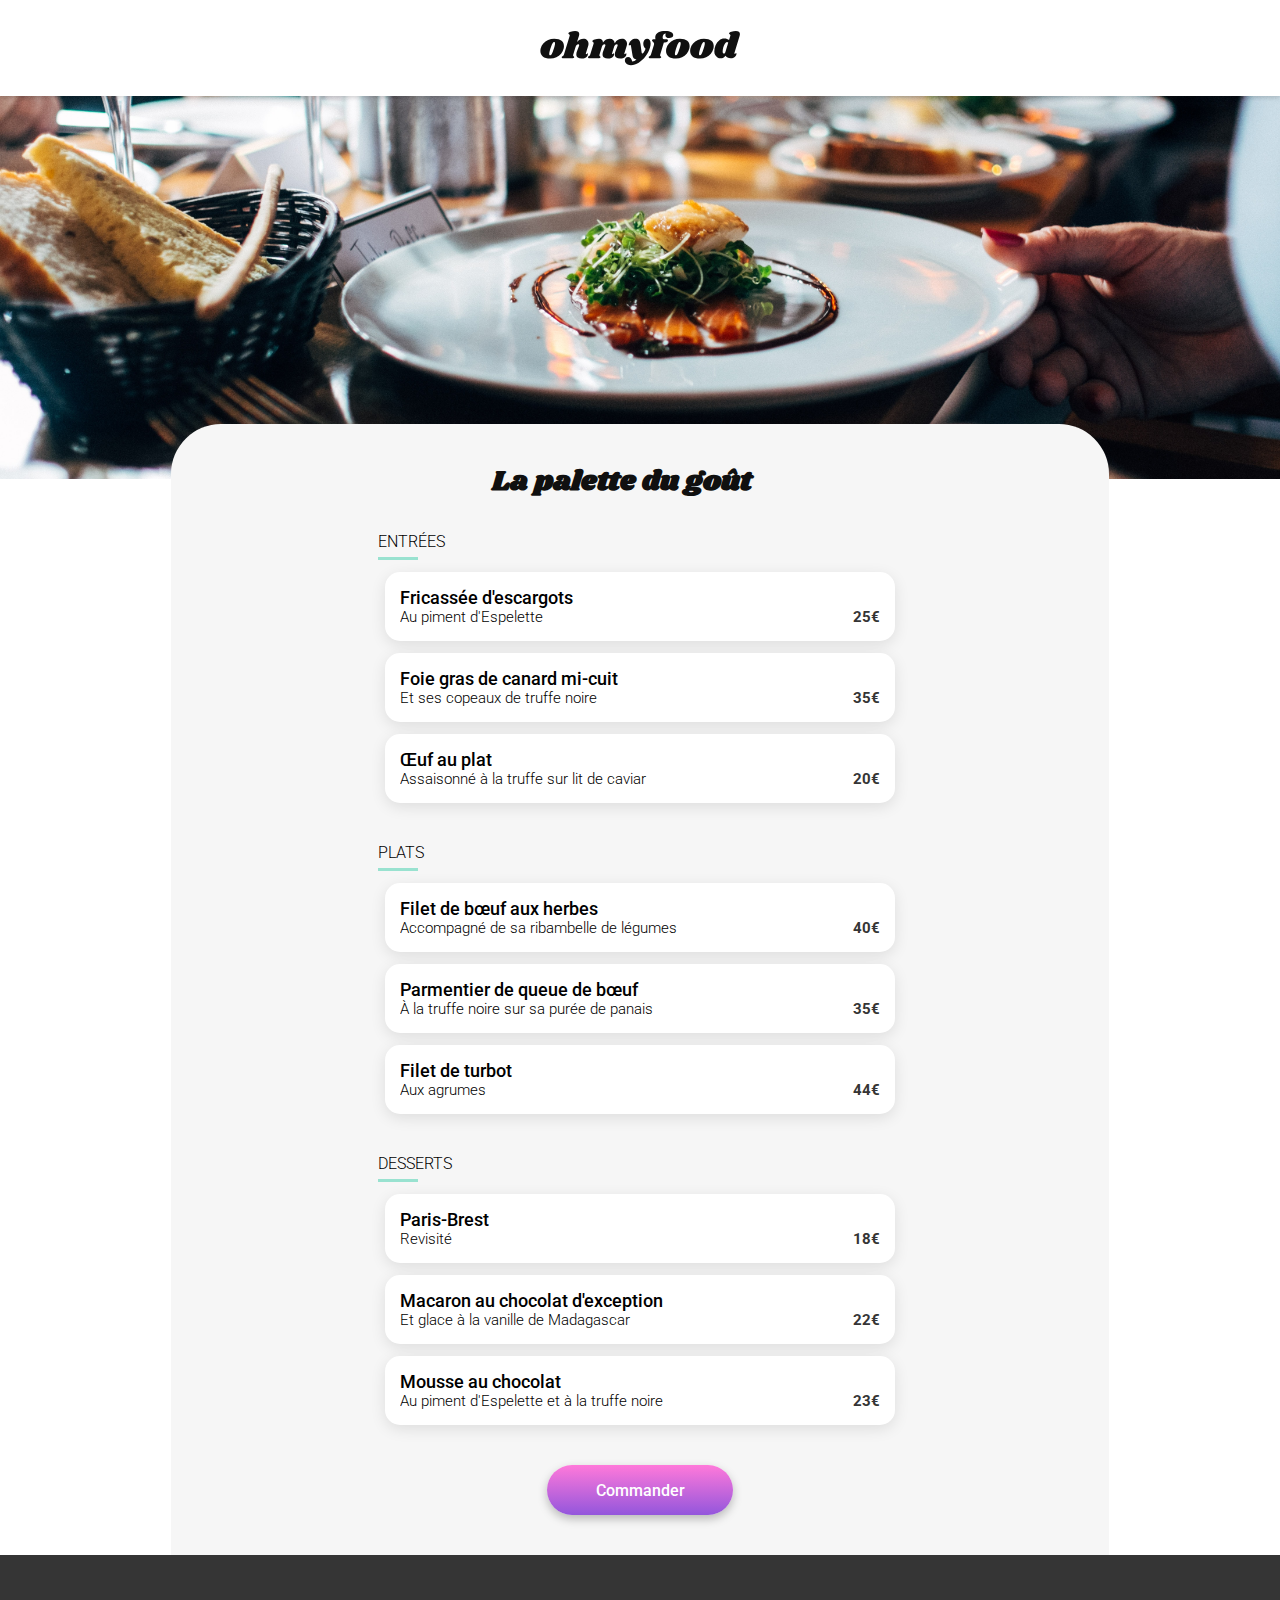
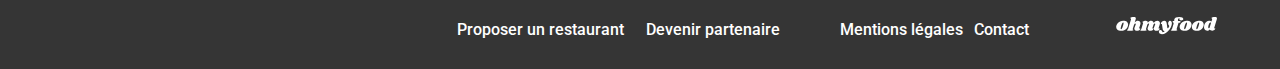
<file: Restaurants/La_palette_du_gout.html>
<!DOCTYPE html>
<html lang="fr">
    <head>
        <meta charset="UTF-8">
        <meta name="viewport" content="width=device-width, initial-scale=1.0">
        <title>Ohmyfood - La palette du goût</title>
        <link rel="stylesheet" href="../Assets/CSS/style_page_restaurants.css">
        <link rel="preconnect" href="https://fonts.googleapis.com">
        <link rel="preconnect" href="https://fonts.gstatic.com" crossorigin>
        <link href="https://fonts.googleapis.com/css2?family=Roboto:ital,wght@0,100;0,300;0,400;0,500;0,700;0,900;1,100;1,300;1,400;1,500;1,700;1,900&family=Shrikhand&display=swap" rel="stylesheet">
        <link rel="stylesheet" href="https://cdnjs.cloudflare.com/ajax/libs/font-awesome/6.7.1/css/all.min.css" integrity="sha512-5Hs3dF2AEPkpNAR7UiOHba+lRSJNeM2ECkwxUIxC1Q/FLycGTbNapWXB4tP889k5T5Ju8fs4b1P5z/iB4nMfSQ==" crossorigin="anonymous" referrerpolicy="no-referrer" />

    </head>
    <body>
        <div class="main-container">
            <header class="header">
                <nav class="header__nav">
                    <a href="../index.html"><i class="header__nav--arrow fa-solid fa-arrow-left"></i></a>
                </nav>
                <img class="header__logo" src="../Assets/images/logo/ohmyfood@2x.svg" alt="logo de Ohmyfood">
            </header>

            <main>
                <img class="restau-img" src="../Assets/images/restaurants/jay-wennington-N_Y88TWmGwA-unsplash.jpg" alt="image du restaurants">
                <section class="menu">
                        <div class="menu__header">
                            <h1 class="menu__header__titre">La palette du goût</h1>
                            <div class="menu__header__button">
                                <input type="checkbox" name="like" class="menu__header__button--input">
                                <button type="button" class="menu__header__button--visual visual">
                                    <i class="heart-empty fa-regular fa-heart"></i>
                                    <i class="heart-full fa-solid fa-heart"></i>
                                </button>
                            </div>
                        </div>
                        <div class="menu__categorie">
                            <h2 class="menu__categorie__titre menu__categorie__titre--1">ENTRÉES</h2>
                            <div class="menu__categorie__cards menu__categorie__cards--1">
                                <div class="menu__categorie__cards__card" >
                                    <input type="checkbox" name="select" class="menu__categorie__cards__card__input">
                                    <div class="menu__categorie__cards__card__texte">
                                        <h3>Fricassée d'escargots</h3>
                                        <p>Au piment d'Espelette </p>
                                    </div>
                                    <div class="menu__categorie__cards__card__prix">
                                        <p>25€</p>
                                    </div>
                                    <div class="menu__categorie__cards__card__check">
                                        <i class="fa-solid fa-circle-check"></i>
                                    </div>
                                </div>
                                <div class="menu__categorie__cards__card" >
                                    <input type="checkbox" name="select" class="menu__categorie__cards__card__input">
                                    <div class="menu__categorie__cards__card__texte">
                                        <h3>Foie gras de canard mi-cuit</h3>
                                        <p>Et ses copeaux de truffe noire</p>
                                    </div>
                                    <div class="menu__categorie__cards__card__prix">
                                        <p>35€</p>
                                    </div>
                                    <div class="menu__categorie__cards__card__check">
                                        <i class="fa-solid fa-circle-check"></i>
                                    </div>
                                </div>
                                <div class="menu__categorie__cards__card" >
                                    <input type="checkbox" name="select" class="menu__categorie__cards__card__input">
                                    <div class="menu__categorie__cards__card__texte">
                                        <h3>Œuf au plat</h3>
                                        <p>Assaisonné à la truffe sur lit de caviar</p>
                                    </div>
                                    <div class="menu__categorie__cards__card__prix">
                                        <p>20€</p>
                                    </div>
                                    <div class="menu__categorie__cards__card__check">
                                        <i class="fa-solid fa-circle-check"></i>
                                    </div>
                                </div>
                            </div>
                            
                        </div>
                        <div class="menu__categorie">
                            <h2 class="menu__categorie__titre menu__categorie__titre--2">PLATS</h2>
                            <div class="menu__categorie__cards menu__categorie__cards--2">
                                <div class="menu__categorie__cards__card" >
                                    <input type="checkbox" name="select" class="menu__categorie__cards__card__input">
                                    <div class="menu__categorie__cards__card__texte">
                                        <h3>Filet de bœuf aux herbes</h3>
                                        <p>Accompagné de sa ribambelle de légumes</p>
                                    </div>
                                    <div class="menu__categorie__cards__card__prix">
                                        <p>40€</p>
                                    </div>
                                    <div class="menu__categorie__cards__card__check">
                                        <i class="fa-solid fa-circle-check"></i>
                                    </div>
                                </div>
                                <div class="menu__categorie__cards__card" >
                                    <input type="checkbox" name="select" class="menu__categorie__cards__card__input">
                                    <div class="menu__categorie__cards__card__texte">
                                        <h3>Parmentier de queue de bœuf</h3>
                                        <p>À la truffe noire sur sa purée de panais</p>
                                    </div>
                                    <div class="menu__categorie__cards__card__prix">
                                        <p>35€</p>
                                    </div>
                                    <div class="menu__categorie__cards__card__check">
                                        <i class="fa-solid fa-circle-check"></i>
                                    </div>
                                </div>
                                <div class="menu__categorie__cards__card" >
                                    <input type="checkbox" name="select" class="menu__categorie__cards__card__input">
                                    <div class="menu__categorie__cards__card__texte">
                                        <h3>Filet de turbot</h3>
                                        <p>Aux agrumes</p>
                                    </div>
                                    <div class="menu__categorie__cards__card__prix">
                                        <p>44€</p>
                                    </div>
                                    <div class="menu__categorie__cards__card__check">
                                        <i class="fa-solid fa-circle-check"></i>
                                    </div>
                                </div>
                            </div>

                        </div>
                        <div class="menu__categorie">
                            <h2 class="menu__categorie__titre menu__categorie__titre--3">DESSERTS</h2>
                            <div class="menu__categorie__cards menu__categorie__cards--3">
                                <div class="menu__categorie__cards__card" >
                                    <input type="checkbox" name="select" class="menu__categorie__cards__card__input">
                                    <div class="menu__categorie__cards__card__texte">
                                        <h3>Paris-Brest</h3>
                                        <p>Revisité</p>
                                    </div>
                                    <div class="menu__categorie__cards__card__prix">
                                        <p>18€</p>
                                    </div>
                                    <div class="menu__categorie__cards__card__check">
                                        <i class="fa-solid fa-circle-check"></i>
                                    </div>
                                </div>
                                <div class="menu__categorie__cards__card" >
                                    <input type="checkbox" name="select" class="menu__categorie__cards__card__input">
                                    <div class="menu__categorie__cards__card__texte">
                                        <h3>Macaron au chocolat d'exception </h3>
                                        <p>Et glace à la vanille de Madagascar</p>
                                    </div>
                                    <div class="menu__categorie__cards__card__prix">
                                        <p>22€</p>
                                    </div>
                                    <div class="menu__categorie__cards__card__check">
                                        <i class="fa-solid fa-circle-check"></i>
                                    </div>
                                </div>
                                <div class="menu__categorie__cards__card" >
                                    <input type="checkbox" name="select" class="menu__categorie__cards__card__input">
                                    <div class="menu__categorie__cards__card__texte">
                                        <h3>Mousse au chocolat </h3>
                                        <p>Au piment d'Espelette et à la truffe noire</p>
                                    </div>
                                    <div class="menu__categorie__cards__card__prix">
                                        <p>23€</p>
                                    </div>
                                    <div class="menu__categorie__cards__card__check">
                                        <i class="fa-solid fa-circle-check"></i>
                                    </div>
                                </div>
                            </div>

                        </div>
                        <div class="menu__button">
                            <a class="menu__button__visual" href="">Commander</a>
                        </div>
                </section>
            </main> 

            <footer class="footer">
                <svg class="footer__logo" width="196" height="34" viewBox="0 0 196 34" fill="none" xmlns="http://www.w3.org/2000/svg">
                    <path class="footer__logo" d="M13.932 7.956C17.196 7.956 19.596 8.61599 21.132 9.936C22.692 11.256 23.472 12.984 23.472 15.12C23.472 15.84 23.376 16.644 23.184 17.532C22.728 19.5 21.876 21.228 20.628 22.716C19.38 24.18 17.844 25.32 16.02 26.136C14.22 26.928 12.264 27.324 10.152 27.324C6.81599 27.324 4.34399 26.664 2.73599 25.344C1.15199 24 0.359985 22.224 0.359985 20.016C0.359985 19.272 0.455985 18.444 0.647985 17.532C1.10399 15.66 1.96799 14.004 3.23999 12.564C4.53599 11.1 6.10799 9.972 7.95599 9.18C9.82799 8.364 11.82 7.956 13.932 7.956ZM13.824 11.16C13.32 11.16 12.78 11.616 12.204 12.528C11.652 13.416 10.992 15.108 10.224 17.604C9.45599 20.1 9.07199 21.852 9.07199 22.86C9.07199 23.388 9.15599 23.748 9.32399 23.94C9.49199 24.108 9.71999 24.192 10.008 24.192C10.512 24.24 11.028 23.808 11.556 22.896C12.108 21.984 12.792 20.208 13.608 17.568C14.352 15.24 14.724 13.548 14.724 12.492C14.724 11.988 14.64 11.64 14.472 11.448C14.328 11.256 14.112 11.16 13.824 11.16Z" fill="#101010"/>
                    <path class="footer__logo" d="M44.9899 22.032C44.9419 22.128 44.9179 22.272 44.9179 22.464C44.9179 22.632 44.9539 22.764 45.0259 22.86C45.1219 22.956 45.2419 23.004 45.3859 23.004C45.6739 23.004 45.9139 22.884 46.1059 22.644C46.3219 22.38 46.4659 22.248 46.5379 22.248C46.6579 22.248 46.7539 22.332 46.8259 22.5C46.8979 22.644 46.9339 22.824 46.9339 23.04C46.9579 23.736 46.7299 24.42 46.2499 25.092C45.7699 25.74 45.0619 26.28 44.1259 26.712C43.2139 27.12 42.1099 27.324 40.8139 27.324C39.2299 27.324 37.9699 26.964 37.0339 26.244C36.0979 25.5 35.6179 24.516 35.5939 23.292C35.5939 22.404 35.8099 21.408 36.2419 20.304L38.2219 15.12C38.3419 14.808 38.4019 14.556 38.4019 14.364C38.4019 14.052 38.2939 13.812 38.0779 13.644C37.8859 13.452 37.6459 13.356 37.3579 13.356C36.9019 13.356 36.4339 13.572 35.9539 14.004C35.4979 14.412 35.1259 15.084 34.8379 16.02V15.948L32.5699 23.256C32.4979 23.544 32.4619 23.796 32.4619 24.012C32.4619 24.324 32.5219 24.576 32.6419 24.768C32.7619 24.936 32.9299 25.104 33.1459 25.272C33.3139 25.44 33.4339 25.584 33.5059 25.704C33.5779 25.8 33.5899 25.932 33.5419 26.1C33.4219 26.412 33.1819 26.64 32.8219 26.784C32.4619 26.928 31.9099 27 31.1659 27H22.9579C22.3339 27 21.8779 26.904 21.5899 26.712C21.3019 26.496 21.2059 26.22 21.3019 25.884C21.3979 25.596 21.6499 25.344 22.0579 25.128C22.4179 24.936 22.7179 24.708 22.9579 24.444C23.1979 24.18 23.4019 23.76 23.5699 23.184L29.0419 5.22C29.1139 5.004 29.1499 4.824 29.1499 4.68C29.1499 4.416 29.0779 4.2 28.9339 4.032C28.8139 3.864 28.6459 3.696 28.4299 3.528C28.1899 3.336 28.0099 3.168 27.8899 3.024C27.7939 2.88 27.7819 2.688 27.8539 2.448C27.9979 1.896 28.7539 1.416 30.1219 1.00799C31.4899 0.599996 32.9179 0.395996 34.4059 0.395996C35.7979 0.395996 36.8179 0.659996 37.4659 1.188C38.1379 1.716 38.4739 2.436 38.4739 3.348C38.4739 3.876 38.3899 4.392 38.2219 4.896L36.2779 11.232C37.2139 10.008 38.1979 9.156 39.2299 8.676C40.2859 8.196 41.4259 7.956 42.6499 7.956C44.1139 7.956 45.2899 8.4 46.1779 9.288C47.0899 10.176 47.5459 11.328 47.5459 12.744C47.5459 13.488 47.4259 14.22 47.1859 14.94L44.9899 22.032Z" fill="#101010"/>
                    <path class="footer__logo" d="M82.7165 22.032C82.6685 22.128 82.6445 22.272 82.6445 22.464C82.6445 22.632 82.6805 22.764 82.7525 22.86C82.8485 22.956 82.9685 23.004 83.1125 23.004C83.4005 23.004 83.6405 22.884 83.8325 22.644C84.0485 22.38 84.1925 22.248 84.2645 22.248C84.3845 22.248 84.4805 22.332 84.5525 22.5C84.6245 22.644 84.6605 22.824 84.6605 23.04C84.6845 23.736 84.4565 24.42 83.9765 25.092C83.4965 25.74 82.7885 26.28 81.8525 26.712C80.9405 27.12 79.8365 27.324 78.5405 27.324C76.9565 27.324 75.6965 26.964 74.7605 26.244C73.8245 25.5 73.3445 24.516 73.3205 23.292C73.3205 22.404 73.5365 21.408 73.9685 20.304L75.9485 15.12C76.0685 14.808 76.1285 14.556 76.1285 14.364C76.1285 14.052 76.0205 13.812 75.8045 13.644C75.6125 13.452 75.3725 13.356 75.0845 13.356C74.6765 13.356 74.2565 13.536 73.8245 13.896C73.3925 14.256 73.0085 14.82 72.6725 15.588L70.6925 22.032C70.6445 22.128 70.6205 22.272 70.6205 22.464C70.6205 22.632 70.6565 22.764 70.7285 22.86C70.8245 22.956 70.9445 23.004 71.0885 23.004C71.3765 23.004 71.6165 22.884 71.8085 22.644C72.0245 22.38 72.1685 22.248 72.2405 22.248C72.3605 22.248 72.4565 22.332 72.5285 22.5C72.6005 22.644 72.6365 22.824 72.6365 23.04C72.6605 23.736 72.4325 24.42 71.9525 25.092C71.4725 25.74 70.7645 26.28 69.8285 26.712C68.9165 27.12 67.8125 27.324 66.5165 27.324C64.9325 27.324 63.6725 26.964 62.7365 26.244C61.8005 25.5 61.3205 24.516 61.2965 23.292C61.2965 22.404 61.5125 21.408 61.9445 20.304L63.9245 15.12C64.0445 14.808 64.1045 14.556 64.1045 14.364C64.1045 14.052 63.9965 13.812 63.7805 13.644C63.5885 13.452 63.3485 13.356 63.0605 13.356C62.6525 13.356 62.2325 13.536 61.8005 13.896C61.3685 14.232 61.0085 14.784 60.7205 15.552L58.3445 23.256C58.2485 23.52 58.2005 23.772 58.2005 24.012C58.2005 24.3 58.2605 24.54 58.3805 24.732C58.5005 24.9 58.6685 25.08 58.8845 25.272C59.0525 25.416 59.1725 25.548 59.2445 25.668C59.3165 25.788 59.3285 25.932 59.2805 26.1C59.1845 26.412 58.9565 26.64 58.5965 26.784C58.2365 26.928 57.6725 27 56.9045 27H48.6965C48.0725 27 47.6285 26.904 47.3645 26.712C47.0765 26.496 46.9685 26.22 47.0405 25.884C47.1365 25.596 47.3885 25.344 47.7965 25.128C48.1565 24.936 48.4565 24.708 48.6965 24.444C48.9365 24.18 49.1405 23.76 49.3085 23.184L52.5125 12.78C52.5605 12.66 52.5845 12.492 52.5845 12.276C52.5845 12.012 52.5245 11.808 52.4045 11.664C52.3085 11.52 52.1405 11.34 51.9005 11.124C51.6605 10.932 51.4925 10.764 51.3965 10.62C51.3005 10.476 51.2885 10.284 51.3605 10.044C51.5045 9.492 52.2605 9.012 53.6285 8.604C54.9965 8.172 56.4245 7.956 57.9125 7.956C59.0885 7.956 60.0125 8.28 60.6845 8.928C61.3805 9.576 61.7165 10.464 61.6925 11.592C62.6765 10.224 63.7085 9.276 64.7885 8.748C65.8925 8.22 67.0805 7.956 68.3525 7.956C69.7445 7.956 70.8725 8.364 71.7365 9.18C72.6245 9.972 73.1165 11.016 73.2125 12.312C74.2445 10.68 75.3485 9.552 76.5245 8.928C77.7005 8.28 78.9845 7.956 80.3765 7.956C81.8405 7.956 83.0165 8.4 83.9045 9.288C84.8165 10.176 85.2725 11.328 85.2725 12.744C85.2725 13.488 85.1525 14.22 84.9125 14.94L82.7165 22.032Z" fill="#101010"/>
                    <path class="footer__logo" d="M104.932 7.956C105.988 7.956 106.828 8.388 107.452 9.252C108.1 10.092 108.424 11.244 108.424 12.708C108.424 13.98 108.196 15.348 107.74 16.812C106.852 19.764 105.424 22.548 103.456 25.164C101.512 27.78 99.2675 29.88 96.7235 31.464C94.2035 33.048 91.6836 33.84 89.1636 33.84C87.9156 33.84 86.8355 33.624 85.9235 33.192C85.0355 32.76 84.3635 32.184 83.9075 31.464C83.4275 30.744 83.1875 29.976 83.1875 29.16C83.1875 28.8 83.2475 28.404 83.3675 27.972C83.5835 27.3 83.9435 26.784 84.4475 26.424C84.9515 26.064 85.5516 25.884 86.2476 25.884C87.3516 25.884 88.2515 26.256 88.9475 27C89.6675 27.768 90.1236 28.812 90.3156 30.132C91.8516 30.06 93.2675 29.4 94.5635 28.152C93.3395 27.936 92.4275 27.528 91.8275 26.928C91.2515 26.304 90.8555 25.344 90.6395 24.048L89.1995 15.228C89.1275 14.772 89.0195 14.46 88.8755 14.292C88.7555 14.1 88.5876 14.004 88.3716 14.004C88.2036 14.004 87.9995 14.088 87.7595 14.256C87.5435 14.424 87.3875 14.508 87.2915 14.508C87.0995 14.508 87.0035 14.304 87.0035 13.896C87.0035 13.56 87.0635 13.2 87.1835 12.816C87.6155 11.448 88.4196 10.296 89.5956 9.36C90.7716 8.4 92.1395 7.92 93.6995 7.92C95.2355 7.92 96.3635 8.376 97.0835 9.288C97.8275 10.2 98.3076 11.604 98.5236 13.5L99.6035 21.42C99.6755 22.02 99.8915 22.32 100.252 22.32C100.684 22.32 101.188 21.936 101.764 21.168C102.34 20.376 102.904 19.26 103.456 17.82C102.736 17.172 102.184 16.428 101.8 15.588C101.416 14.748 101.224 13.848 101.224 12.888C101.224 12.144 101.32 11.472 101.512 10.872C101.8 9.912 102.244 9.192 102.844 8.712C103.468 8.208 104.164 7.956 104.932 7.956Z" fill="#101010"/>
                    <path class="footer__logo" d="M122.864 0.395996C125.432 0.395996 127.352 0.791996 128.624 1.584C129.92 2.352 130.568 3.3 130.568 4.428C130.568 5.34 130.184 6.048 129.416 6.552C128.672 7.032 127.688 7.272 126.464 7.272C125.336 7.272 124.46 6.996 123.836 6.444C123.212 5.892 122.9 5.208 122.9 4.392C122.9 3.888 123.056 3.36 123.368 2.808C122.648 2.808 122.048 2.988 121.568 3.348C121.088 3.684 120.716 4.272 120.452 5.112C120.308 5.64 120.236 6.132 120.236 6.588C120.236 7.164 120.332 7.62 120.524 7.956C120.74 8.268 121.04 8.424 121.424 8.424H123.548C124.796 8.424 125.42 8.808 125.42 9.576C125.42 9.672 125.396 9.816 125.348 10.008C125.204 10.536 124.904 10.932 124.448 11.196C124.016 11.46 123.356 11.592 122.468 11.592H121.388L117.824 23.256C117.752 23.544 117.716 23.796 117.716 24.012C117.716 24.324 117.776 24.576 117.896 24.768C118.016 24.936 118.184 25.104 118.4 25.272C118.568 25.44 118.688 25.584 118.76 25.704C118.832 25.8 118.844 25.932 118.796 26.1C118.676 26.412 118.436 26.64 118.076 26.784C117.716 26.928 117.164 27 116.42 27H108.212C107.588 27 107.132 26.904 106.844 26.712C106.556 26.496 106.46 26.22 106.556 25.884C106.652 25.596 106.904 25.344 107.312 25.128C107.672 24.936 107.972 24.708 108.212 24.444C108.452 24.18 108.656 23.76 108.824 23.184L111.632 13.968C111.752 13.608 111.812 13.236 111.812 12.852C111.812 12.372 111.704 12 111.488 11.736C111.296 11.448 110.996 11.136 110.588 10.8C110.324 10.584 110.12 10.404 109.976 10.26C109.856 10.092 109.796 9.9 109.796 9.684C109.772 9.228 109.928 8.904 110.264 8.712C110.624 8.52 111.296 8.424 112.28 8.424H113.18C113.012 7.824 112.928 7.224 112.928 6.624C112.928 6.024 113.036 5.4 113.252 4.752C113.708 3.528 114.68 2.496 116.168 1.65599C117.68 0.815996 119.912 0.395996 122.864 0.395996Z" fill="#101010"/>
                    <path class="footer__logo" d="M137.084 7.956C140.348 7.956 142.748 8.61599 144.284 9.936C145.844 11.256 146.624 12.984 146.624 15.12C146.624 15.84 146.528 16.644 146.336 17.532C145.88 19.5 145.028 21.228 143.78 22.716C142.532 24.18 140.996 25.32 139.172 26.136C137.372 26.928 135.416 27.324 133.304 27.324C129.968 27.324 127.496 26.664 125.888 25.344C124.304 24 123.512 22.224 123.512 20.016C123.512 19.272 123.608 18.444 123.8 17.532C124.256 15.66 125.12 14.004 126.392 12.564C127.688 11.1 129.26 9.972 131.108 9.18C132.98 8.364 134.972 7.956 137.084 7.956ZM136.976 11.16C136.472 11.16 135.932 11.616 135.356 12.528C134.804 13.416 134.144 15.108 133.376 17.604C132.608 20.1 132.224 21.852 132.224 22.86C132.224 23.388 132.308 23.748 132.476 23.94C132.644 24.108 132.872 24.192 133.16 24.192C133.664 24.24 134.18 23.808 134.708 22.896C135.26 21.984 135.944 20.208 136.76 17.568C137.504 15.24 137.876 13.548 137.876 12.492C137.876 11.988 137.792 11.64 137.624 11.448C137.48 11.256 137.264 11.16 136.976 11.16Z" fill="#101010"/>
                    <path class="footer__logo" d="M160.709 7.956C163.973 7.956 166.373 8.61599 167.909 9.936C169.469 11.256 170.249 12.984 170.249 15.12C170.249 15.84 170.153 16.644 169.961 17.532C169.505 19.5 168.653 21.228 167.405 22.716C166.157 24.18 164.621 25.32 162.797 26.136C160.997 26.928 159.041 27.324 156.929 27.324C153.593 27.324 151.121 26.664 149.513 25.344C147.929 24 147.137 22.224 147.137 20.016C147.137 19.272 147.233 18.444 147.425 17.532C147.881 15.66 148.745 14.004 150.017 12.564C151.313 11.1 152.885 9.972 154.733 9.18C156.605 8.364 158.597 7.956 160.709 7.956ZM160.601 11.16C160.097 11.16 159.557 11.616 158.981 12.528C158.429 13.416 157.769 15.108 157.001 17.604C156.233 20.1 155.849 21.852 155.849 22.86C155.849 23.388 155.933 23.748 156.101 23.94C156.269 24.108 156.497 24.192 156.785 24.192C157.289 24.24 157.805 23.808 158.333 22.896C158.885 21.984 159.569 20.208 160.385 17.568C161.129 15.24 161.501 13.548 161.501 12.492C161.501 11.988 161.417 11.64 161.249 11.448C161.105 11.256 160.889 11.16 160.601 11.16Z" fill="#101010"/>
                    <path class="footer__logo" d="M190.526 21.816C190.478 22.008 190.454 22.14 190.454 22.212C190.454 22.38 190.502 22.512 190.598 22.608C190.694 22.704 190.814 22.752 190.958 22.752C191.246 22.752 191.486 22.632 191.678 22.392C191.894 22.128 192.038 21.996 192.11 21.996C192.23 21.996 192.326 22.08 192.398 22.248C192.47 22.416 192.506 22.608 192.506 22.824C192.53 23.472 192.278 24.132 191.75 24.804C191.246 25.476 190.562 26.028 189.698 26.46C188.834 26.892 187.898 27.108 186.89 27.108C185.69 27.108 184.646 26.88 183.758 26.424C182.87 25.968 182.258 25.368 181.922 24.624C181.274 25.464 180.53 26.088 179.69 26.496C178.85 26.904 177.962 27.108 177.026 27.108C175.922 27.108 174.89 26.832 173.93 26.28C172.994 25.728 172.238 24.948 171.662 23.94C171.11 22.908 170.834 21.744 170.834 20.448C170.834 18.264 171.242 16.212 172.058 14.292C172.898 12.348 174.062 10.788 175.55 9.612C177.038 8.412 178.73 7.812 180.626 7.812C181.658 7.812 182.534 7.932 183.254 8.172C183.998 8.412 184.67 8.772 185.27 9.252L186.494 5.22C186.566 5.004 186.602 4.824 186.602 4.68C186.602 4.416 186.53 4.2 186.386 4.032C186.266 3.864 186.098 3.696 185.882 3.528C185.642 3.336 185.462 3.168 185.342 3.024C185.246 2.88 185.234 2.688 185.306 2.448C185.45 1.896 186.206 1.416 187.574 1.00799C188.942 0.599996 190.37 0.395996 191.858 0.395996C193.25 0.395996 194.27 0.659996 194.918 1.188C195.59 1.716 195.926 2.436 195.926 3.348C195.926 3.876 195.842 4.392 195.674 4.896L190.526 21.816ZM184.514 11.7C184.13 11.364 183.71 11.196 183.254 11.196C182.558 11.196 181.874 11.712 181.202 12.744C180.53 13.776 179.99 15.024 179.582 16.488C179.174 17.952 178.982 19.272 179.006 20.448C179.006 21.768 179.438 22.428 180.302 22.428C180.614 22.428 180.878 22.308 181.094 22.068C181.31 21.804 181.514 21.384 181.706 20.808L184.514 11.7Z" fill="#101010"/>
                </svg>

                <div class="footer__links">
                    <div class="footer__lienavecicon">
                        <a class="footer__link" href="">
                            <i class="footer__link--fa-utensils fa-solid fa-utensils"></i>
                            Proposer un restaurant
                        </a>
                        <a class="footer__link" href="">
                            <i class="footer__link--fa-handshake-angle fa-solid fa-handshake-angle"></i>
                            Devenir partenaire
                        </a>
                    </div>

                    <div class="footer__liensansicon">
                        <a class="footer__link" href="">
                            Mentions légales
                        </a>
                        <a class="footer__link" href="mailto:ohmyfood@contact.com">
                            Contact
                        </a>
                    </div>
                </div>

            </footer>
        </div>
    </body>
</html>
</file>
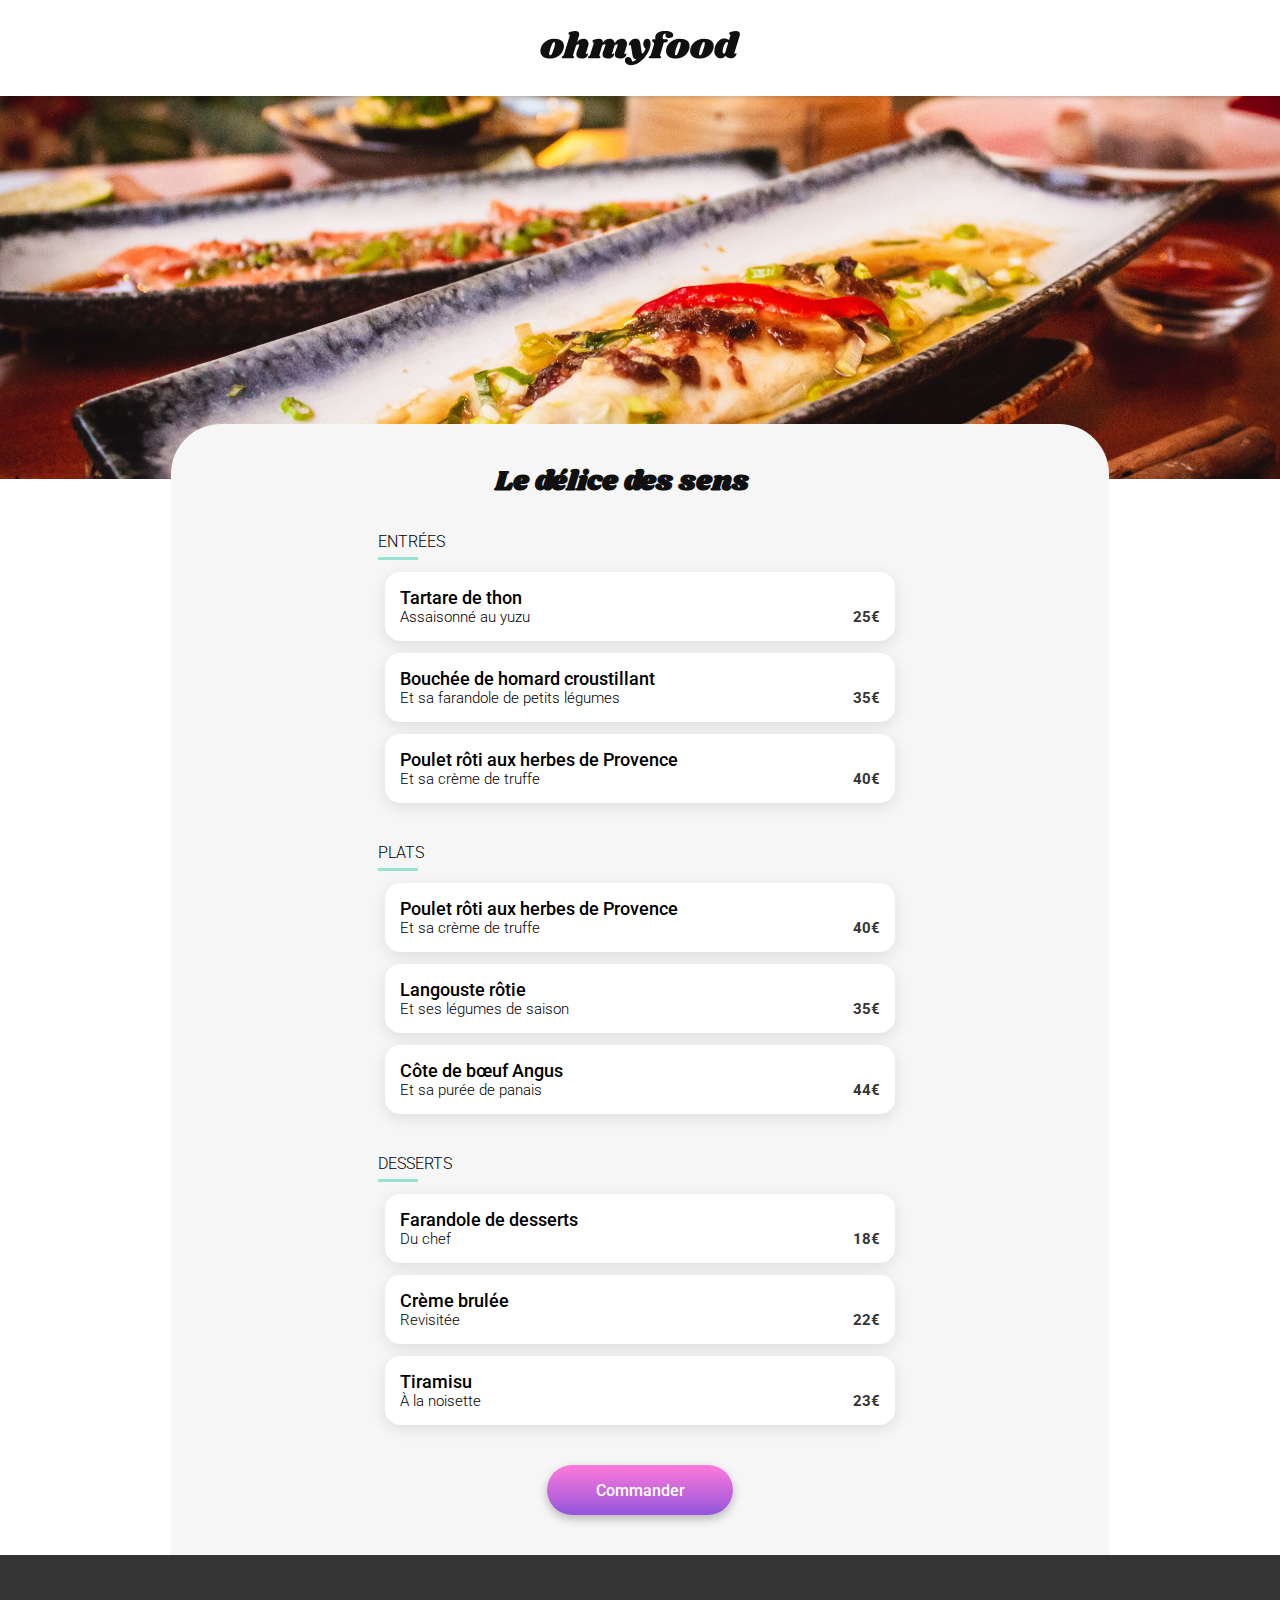
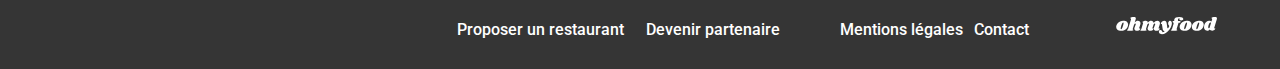
<file: Restaurants/le_delice_des_sens.html>
<!DOCTYPE html>
<html lang="fr">
    <head>
        <meta charset="UTF-8">
        <meta name="viewport" content="width=device-width, initial-scale=1.0">
        <title>Ohmyfood - Le délice des sens</title>
        <link rel="stylesheet" href="../Assets/CSS/style_page_restaurants.css">
        <link rel="preconnect" href="https://fonts.googleapis.com">
        <link rel="preconnect" href="https://fonts.gstatic.com" crossorigin>
        <link href="https://fonts.googleapis.com/css2?family=Roboto:ital,wght@0,100;0,300;0,400;0,500;0,700;0,900;1,100;1,300;1,400;1,500;1,700;1,900&family=Shrikhand&display=swap" rel="stylesheet">
        <link rel="stylesheet" href="https://cdnjs.cloudflare.com/ajax/libs/font-awesome/6.7.1/css/all.min.css" integrity="sha512-5Hs3dF2AEPkpNAR7UiOHba+lRSJNeM2ECkwxUIxC1Q/FLycGTbNapWXB4tP889k5T5Ju8fs4b1P5z/iB4nMfSQ==" crossorigin="anonymous" referrerpolicy="no-referrer" />

    </head>
    <body>
        <div class="main-container">
            <header class="header">
                <nav class="header__nav">
                    <a href="../index.html"><i class="header__nav--arrow fa-solid fa-arrow-left"></i></a>
                </nav>
                <img class="header__logo" src="../Assets/images/logo/ohmyfood@2x.svg" alt="logo de Ohmyfood">
            </header>

            <main>
                <img class="restau-img" src="../Assets/images/restaurants/louis-hansel-shotsoflouis-qNBGVyOCY8Q-unsplash.jpg" alt="image du restaurants">
                <section class="menu">
                        <div class="menu__header">
                            <h1 class="menu__header__titre">Le délice des sens</h1>
                            <div class="menu__header__button">
                                <input type="checkbox" name="like" class="menu__header__button--input">
                                <button type="button" class="menu__header__button--visual visual">
                                    <i class="heart-empty fa-regular fa-heart"></i>
                                    <i class="heart-full fa-solid fa-heart"></i>
                                </button>
                            </div>
                        </div>
                        <div class="menu__categorie">
                            <h2 class="menu__categorie__titre menu__categorie__titre--1">ENTRÉES</h2>
                            <div class="menu__categorie__cards menu__categorie__cards--1">
                                <div class="menu__categorie__cards__card" >
                                    <input type="checkbox" name="select" class="menu__categorie__cards__card__input">
                                    <div class="menu__categorie__cards__card__texte">
                                        <h3>Tartare de thon</h3>
                                        <p>Assaisonné au yuzu</p>
                                    </div>
                                    <div class="menu__categorie__cards__card__prix">
                                        <p>25€</p>
                                    </div>
                                    <div class="menu__categorie__cards__card__check">
                                        <i class="fa-solid fa-circle-check"></i>
                                    </div>
                                </div>
                                <div class="menu__categorie__cards__card" >
                                    <input type="checkbox" name="select" class="menu__categorie__cards__card__input">
                                    <div class="menu__categorie__cards__card__texte">
                                        <h3>Bouchée de homard croustillant</h3>
                                        <p>Et sa farandole de petits légumes</p>
                                    </div>
                                    <div class="menu__categorie__cards__card__prix">
                                        <p>35€</p>
                                    </div>
                                    <div class="menu__categorie__cards__card__check">
                                        <i class="fa-solid fa-circle-check"></i>
                                    </div>
                                </div>
                                <div class="menu__categorie__cards__card" >
                                    <input type="checkbox" name="select" class="menu__categorie__cards__card__input">
                                    <div class="menu__categorie__cards__card__texte">
                                        <h3>Poulet rôti aux herbes de Provence</h3>
                                        <p>Et sa crème de truffe</p>
                                    </div>
                                    <div class="menu__categorie__cards__card__prix">
                                        <p>40€</p>
                                    </div>
                                    <div class="menu__categorie__cards__card__check">
                                        <i class="fa-solid fa-circle-check"></i>
                                    </div>
                                </div>
                            </div>
                            
                        </div>
                        <div class="menu__categorie">
                            <h2 class="menu__categorie__titre menu__categorie__titre--2">PLATS</h2>
                            <div class="menu__categorie__cards menu__categorie__cards--2">
                                <div class="menu__categorie__cards__card" >
                                    <input type="checkbox" name="select" class="menu__categorie__cards__card__input">
                                    <div class="menu__categorie__cards__card__texte">
                                        <h3>Poulet rôti aux herbes de Provence</h3>
                                        <p>Et sa crème de truffe</p>
                                    </div>
                                    <div class="menu__categorie__cards__card__prix">
                                        <p>40€</p>
                                    </div>
                                    <div class="menu__categorie__cards__card__check">
                                        <i class="fa-solid fa-circle-check"></i>
                                    </div>
                                </div>
                                <div class="menu__categorie__cards__card" >
                                    <input type="checkbox" name="select" class="menu__categorie__cards__card__input">
                                    <div class="menu__categorie__cards__card__texte">
                                        <h3>Langouste rôtie </h3>
                                        <p>Et ses légumes de saison</p>
                                    </div>
                                    <div class="menu__categorie__cards__card__prix">
                                        <p>35€</p>
                                    </div>
                                    <div class="menu__categorie__cards__card__check">
                                        <i class="fa-solid fa-circle-check"></i>
                                    </div>
                                </div>
                                <div class="menu__categorie__cards__card" >
                                    <input type="checkbox" name="select" class="menu__categorie__cards__card__input">
                                    <div class="menu__categorie__cards__card__texte">
                                        <h3>Côte de bœuf Angus</h3>
                                        <p>Et sa purée de panais</p>
                                    </div>
                                    <div class="menu__categorie__cards__card__prix">
                                        <p>44€</p>
                                    </div>
                                    <div class="menu__categorie__cards__card__check">
                                        <i class="fa-solid fa-circle-check"></i>
                                    </div>
                                </div>
                            </div>

                        </div>
                        <div class="menu__categorie">
                            <h2 class="menu__categorie__titre menu__categorie__titre--3">DESSERTS</h2>
                            <div class="menu__categorie__cards menu__categorie__cards--3">
                                <div class="menu__categorie__cards__card" >
                                    <input type="checkbox" name="select" class="menu__categorie__cards__card__input">
                                    <div class="menu__categorie__cards__card__texte">
                                        <h3>Farandole de desserts</h3>
                                        <p>Du chef</p>
                                    </div>
                                    <div class="menu__categorie__cards__card__prix">
                                        <p>18€</p>
                                    </div>
                                    <div class="menu__categorie__cards__card__check">
                                        <i class="fa-solid fa-circle-check"></i>
                                    </div>
                                </div>
                                <div class="menu__categorie__cards__card" >
                                    <input type="checkbox" name="select" class="menu__categorie__cards__card__input">
                                    <div class="menu__categorie__cards__card__texte">
                                        <h3>Crème brulée </h3>
                                        <p>Revisitée</p>
                                    </div>
                                    <div class="menu__categorie__cards__card__prix">
                                        <p>22€</p>
                                    </div>
                                    <div class="menu__categorie__cards__card__check">
                                        <i class="fa-solid fa-circle-check"></i>
                                    </div>
                                </div>
                                <div class="menu__categorie__cards__card" >
                                    <input type="checkbox" name="select" class="menu__categorie__cards__card__input">
                                    <div class="menu__categorie__cards__card__texte">
                                        <h3>Tiramisu </h3>
                                        <p>À la noisette</p>
                                    </div>
                                    <div class="menu__categorie__cards__card__prix">
                                        <p>23€</p>
                                    </div>
                                    <div class="menu__categorie__cards__card__check">
                                        <i class="fa-solid fa-circle-check"></i>
                                    </div>
                                </div>
                            </div>

                        </div>
                        <div class="menu__button">
                            <a class="menu__button__visual" href="">Commander</a>
                        </div>
                </section>
            </main> 

            <footer class="footer">
                <svg class="footer__logo" width="196" height="34" viewBox="0 0 196 34" fill="none" xmlns="http://www.w3.org/2000/svg">
                    <path class="footer__logo" d="M13.932 7.956C17.196 7.956 19.596 8.61599 21.132 9.936C22.692 11.256 23.472 12.984 23.472 15.12C23.472 15.84 23.376 16.644 23.184 17.532C22.728 19.5 21.876 21.228 20.628 22.716C19.38 24.18 17.844 25.32 16.02 26.136C14.22 26.928 12.264 27.324 10.152 27.324C6.81599 27.324 4.34399 26.664 2.73599 25.344C1.15199 24 0.359985 22.224 0.359985 20.016C0.359985 19.272 0.455985 18.444 0.647985 17.532C1.10399 15.66 1.96799 14.004 3.23999 12.564C4.53599 11.1 6.10799 9.972 7.95599 9.18C9.82799 8.364 11.82 7.956 13.932 7.956ZM13.824 11.16C13.32 11.16 12.78 11.616 12.204 12.528C11.652 13.416 10.992 15.108 10.224 17.604C9.45599 20.1 9.07199 21.852 9.07199 22.86C9.07199 23.388 9.15599 23.748 9.32399 23.94C9.49199 24.108 9.71999 24.192 10.008 24.192C10.512 24.24 11.028 23.808 11.556 22.896C12.108 21.984 12.792 20.208 13.608 17.568C14.352 15.24 14.724 13.548 14.724 12.492C14.724 11.988 14.64 11.64 14.472 11.448C14.328 11.256 14.112 11.16 13.824 11.16Z" fill="#101010"/>
                    <path class="footer__logo" d="M44.9899 22.032C44.9419 22.128 44.9179 22.272 44.9179 22.464C44.9179 22.632 44.9539 22.764 45.0259 22.86C45.1219 22.956 45.2419 23.004 45.3859 23.004C45.6739 23.004 45.9139 22.884 46.1059 22.644C46.3219 22.38 46.4659 22.248 46.5379 22.248C46.6579 22.248 46.7539 22.332 46.8259 22.5C46.8979 22.644 46.9339 22.824 46.9339 23.04C46.9579 23.736 46.7299 24.42 46.2499 25.092C45.7699 25.74 45.0619 26.28 44.1259 26.712C43.2139 27.12 42.1099 27.324 40.8139 27.324C39.2299 27.324 37.9699 26.964 37.0339 26.244C36.0979 25.5 35.6179 24.516 35.5939 23.292C35.5939 22.404 35.8099 21.408 36.2419 20.304L38.2219 15.12C38.3419 14.808 38.4019 14.556 38.4019 14.364C38.4019 14.052 38.2939 13.812 38.0779 13.644C37.8859 13.452 37.6459 13.356 37.3579 13.356C36.9019 13.356 36.4339 13.572 35.9539 14.004C35.4979 14.412 35.1259 15.084 34.8379 16.02V15.948L32.5699 23.256C32.4979 23.544 32.4619 23.796 32.4619 24.012C32.4619 24.324 32.5219 24.576 32.6419 24.768C32.7619 24.936 32.9299 25.104 33.1459 25.272C33.3139 25.44 33.4339 25.584 33.5059 25.704C33.5779 25.8 33.5899 25.932 33.5419 26.1C33.4219 26.412 33.1819 26.64 32.8219 26.784C32.4619 26.928 31.9099 27 31.1659 27H22.9579C22.3339 27 21.8779 26.904 21.5899 26.712C21.3019 26.496 21.2059 26.22 21.3019 25.884C21.3979 25.596 21.6499 25.344 22.0579 25.128C22.4179 24.936 22.7179 24.708 22.9579 24.444C23.1979 24.18 23.4019 23.76 23.5699 23.184L29.0419 5.22C29.1139 5.004 29.1499 4.824 29.1499 4.68C29.1499 4.416 29.0779 4.2 28.9339 4.032C28.8139 3.864 28.6459 3.696 28.4299 3.528C28.1899 3.336 28.0099 3.168 27.8899 3.024C27.7939 2.88 27.7819 2.688 27.8539 2.448C27.9979 1.896 28.7539 1.416 30.1219 1.00799C31.4899 0.599996 32.9179 0.395996 34.4059 0.395996C35.7979 0.395996 36.8179 0.659996 37.4659 1.188C38.1379 1.716 38.4739 2.436 38.4739 3.348C38.4739 3.876 38.3899 4.392 38.2219 4.896L36.2779 11.232C37.2139 10.008 38.1979 9.156 39.2299 8.676C40.2859 8.196 41.4259 7.956 42.6499 7.956C44.1139 7.956 45.2899 8.4 46.1779 9.288C47.0899 10.176 47.5459 11.328 47.5459 12.744C47.5459 13.488 47.4259 14.22 47.1859 14.94L44.9899 22.032Z" fill="#101010"/>
                    <path class="footer__logo" d="M82.7165 22.032C82.6685 22.128 82.6445 22.272 82.6445 22.464C82.6445 22.632 82.6805 22.764 82.7525 22.86C82.8485 22.956 82.9685 23.004 83.1125 23.004C83.4005 23.004 83.6405 22.884 83.8325 22.644C84.0485 22.38 84.1925 22.248 84.2645 22.248C84.3845 22.248 84.4805 22.332 84.5525 22.5C84.6245 22.644 84.6605 22.824 84.6605 23.04C84.6845 23.736 84.4565 24.42 83.9765 25.092C83.4965 25.74 82.7885 26.28 81.8525 26.712C80.9405 27.12 79.8365 27.324 78.5405 27.324C76.9565 27.324 75.6965 26.964 74.7605 26.244C73.8245 25.5 73.3445 24.516 73.3205 23.292C73.3205 22.404 73.5365 21.408 73.9685 20.304L75.9485 15.12C76.0685 14.808 76.1285 14.556 76.1285 14.364C76.1285 14.052 76.0205 13.812 75.8045 13.644C75.6125 13.452 75.3725 13.356 75.0845 13.356C74.6765 13.356 74.2565 13.536 73.8245 13.896C73.3925 14.256 73.0085 14.82 72.6725 15.588L70.6925 22.032C70.6445 22.128 70.6205 22.272 70.6205 22.464C70.6205 22.632 70.6565 22.764 70.7285 22.86C70.8245 22.956 70.9445 23.004 71.0885 23.004C71.3765 23.004 71.6165 22.884 71.8085 22.644C72.0245 22.38 72.1685 22.248 72.2405 22.248C72.3605 22.248 72.4565 22.332 72.5285 22.5C72.6005 22.644 72.6365 22.824 72.6365 23.04C72.6605 23.736 72.4325 24.42 71.9525 25.092C71.4725 25.74 70.7645 26.28 69.8285 26.712C68.9165 27.12 67.8125 27.324 66.5165 27.324C64.9325 27.324 63.6725 26.964 62.7365 26.244C61.8005 25.5 61.3205 24.516 61.2965 23.292C61.2965 22.404 61.5125 21.408 61.9445 20.304L63.9245 15.12C64.0445 14.808 64.1045 14.556 64.1045 14.364C64.1045 14.052 63.9965 13.812 63.7805 13.644C63.5885 13.452 63.3485 13.356 63.0605 13.356C62.6525 13.356 62.2325 13.536 61.8005 13.896C61.3685 14.232 61.0085 14.784 60.7205 15.552L58.3445 23.256C58.2485 23.52 58.2005 23.772 58.2005 24.012C58.2005 24.3 58.2605 24.54 58.3805 24.732C58.5005 24.9 58.6685 25.08 58.8845 25.272C59.0525 25.416 59.1725 25.548 59.2445 25.668C59.3165 25.788 59.3285 25.932 59.2805 26.1C59.1845 26.412 58.9565 26.64 58.5965 26.784C58.2365 26.928 57.6725 27 56.9045 27H48.6965C48.0725 27 47.6285 26.904 47.3645 26.712C47.0765 26.496 46.9685 26.22 47.0405 25.884C47.1365 25.596 47.3885 25.344 47.7965 25.128C48.1565 24.936 48.4565 24.708 48.6965 24.444C48.9365 24.18 49.1405 23.76 49.3085 23.184L52.5125 12.78C52.5605 12.66 52.5845 12.492 52.5845 12.276C52.5845 12.012 52.5245 11.808 52.4045 11.664C52.3085 11.52 52.1405 11.34 51.9005 11.124C51.6605 10.932 51.4925 10.764 51.3965 10.62C51.3005 10.476 51.2885 10.284 51.3605 10.044C51.5045 9.492 52.2605 9.012 53.6285 8.604C54.9965 8.172 56.4245 7.956 57.9125 7.956C59.0885 7.956 60.0125 8.28 60.6845 8.928C61.3805 9.576 61.7165 10.464 61.6925 11.592C62.6765 10.224 63.7085 9.276 64.7885 8.748C65.8925 8.22 67.0805 7.956 68.3525 7.956C69.7445 7.956 70.8725 8.364 71.7365 9.18C72.6245 9.972 73.1165 11.016 73.2125 12.312C74.2445 10.68 75.3485 9.552 76.5245 8.928C77.7005 8.28 78.9845 7.956 80.3765 7.956C81.8405 7.956 83.0165 8.4 83.9045 9.288C84.8165 10.176 85.2725 11.328 85.2725 12.744C85.2725 13.488 85.1525 14.22 84.9125 14.94L82.7165 22.032Z" fill="#101010"/>
                    <path class="footer__logo" d="M104.932 7.956C105.988 7.956 106.828 8.388 107.452 9.252C108.1 10.092 108.424 11.244 108.424 12.708C108.424 13.98 108.196 15.348 107.74 16.812C106.852 19.764 105.424 22.548 103.456 25.164C101.512 27.78 99.2675 29.88 96.7235 31.464C94.2035 33.048 91.6836 33.84 89.1636 33.84C87.9156 33.84 86.8355 33.624 85.9235 33.192C85.0355 32.76 84.3635 32.184 83.9075 31.464C83.4275 30.744 83.1875 29.976 83.1875 29.16C83.1875 28.8 83.2475 28.404 83.3675 27.972C83.5835 27.3 83.9435 26.784 84.4475 26.424C84.9515 26.064 85.5516 25.884 86.2476 25.884C87.3516 25.884 88.2515 26.256 88.9475 27C89.6675 27.768 90.1236 28.812 90.3156 30.132C91.8516 30.06 93.2675 29.4 94.5635 28.152C93.3395 27.936 92.4275 27.528 91.8275 26.928C91.2515 26.304 90.8555 25.344 90.6395 24.048L89.1995 15.228C89.1275 14.772 89.0195 14.46 88.8755 14.292C88.7555 14.1 88.5876 14.004 88.3716 14.004C88.2036 14.004 87.9995 14.088 87.7595 14.256C87.5435 14.424 87.3875 14.508 87.2915 14.508C87.0995 14.508 87.0035 14.304 87.0035 13.896C87.0035 13.56 87.0635 13.2 87.1835 12.816C87.6155 11.448 88.4196 10.296 89.5956 9.36C90.7716 8.4 92.1395 7.92 93.6995 7.92C95.2355 7.92 96.3635 8.376 97.0835 9.288C97.8275 10.2 98.3076 11.604 98.5236 13.5L99.6035 21.42C99.6755 22.02 99.8915 22.32 100.252 22.32C100.684 22.32 101.188 21.936 101.764 21.168C102.34 20.376 102.904 19.26 103.456 17.82C102.736 17.172 102.184 16.428 101.8 15.588C101.416 14.748 101.224 13.848 101.224 12.888C101.224 12.144 101.32 11.472 101.512 10.872C101.8 9.912 102.244 9.192 102.844 8.712C103.468 8.208 104.164 7.956 104.932 7.956Z" fill="#101010"/>
                    <path class="footer__logo" d="M122.864 0.395996C125.432 0.395996 127.352 0.791996 128.624 1.584C129.92 2.352 130.568 3.3 130.568 4.428C130.568 5.34 130.184 6.048 129.416 6.552C128.672 7.032 127.688 7.272 126.464 7.272C125.336 7.272 124.46 6.996 123.836 6.444C123.212 5.892 122.9 5.208 122.9 4.392C122.9 3.888 123.056 3.36 123.368 2.808C122.648 2.808 122.048 2.988 121.568 3.348C121.088 3.684 120.716 4.272 120.452 5.112C120.308 5.64 120.236 6.132 120.236 6.588C120.236 7.164 120.332 7.62 120.524 7.956C120.74 8.268 121.04 8.424 121.424 8.424H123.548C124.796 8.424 125.42 8.808 125.42 9.576C125.42 9.672 125.396 9.816 125.348 10.008C125.204 10.536 124.904 10.932 124.448 11.196C124.016 11.46 123.356 11.592 122.468 11.592H121.388L117.824 23.256C117.752 23.544 117.716 23.796 117.716 24.012C117.716 24.324 117.776 24.576 117.896 24.768C118.016 24.936 118.184 25.104 118.4 25.272C118.568 25.44 118.688 25.584 118.76 25.704C118.832 25.8 118.844 25.932 118.796 26.1C118.676 26.412 118.436 26.64 118.076 26.784C117.716 26.928 117.164 27 116.42 27H108.212C107.588 27 107.132 26.904 106.844 26.712C106.556 26.496 106.46 26.22 106.556 25.884C106.652 25.596 106.904 25.344 107.312 25.128C107.672 24.936 107.972 24.708 108.212 24.444C108.452 24.18 108.656 23.76 108.824 23.184L111.632 13.968C111.752 13.608 111.812 13.236 111.812 12.852C111.812 12.372 111.704 12 111.488 11.736C111.296 11.448 110.996 11.136 110.588 10.8C110.324 10.584 110.12 10.404 109.976 10.26C109.856 10.092 109.796 9.9 109.796 9.684C109.772 9.228 109.928 8.904 110.264 8.712C110.624 8.52 111.296 8.424 112.28 8.424H113.18C113.012 7.824 112.928 7.224 112.928 6.624C112.928 6.024 113.036 5.4 113.252 4.752C113.708 3.528 114.68 2.496 116.168 1.65599C117.68 0.815996 119.912 0.395996 122.864 0.395996Z" fill="#101010"/>
                    <path class="footer__logo" d="M137.084 7.956C140.348 7.956 142.748 8.61599 144.284 9.936C145.844 11.256 146.624 12.984 146.624 15.12C146.624 15.84 146.528 16.644 146.336 17.532C145.88 19.5 145.028 21.228 143.78 22.716C142.532 24.18 140.996 25.32 139.172 26.136C137.372 26.928 135.416 27.324 133.304 27.324C129.968 27.324 127.496 26.664 125.888 25.344C124.304 24 123.512 22.224 123.512 20.016C123.512 19.272 123.608 18.444 123.8 17.532C124.256 15.66 125.12 14.004 126.392 12.564C127.688 11.1 129.26 9.972 131.108 9.18C132.98 8.364 134.972 7.956 137.084 7.956ZM136.976 11.16C136.472 11.16 135.932 11.616 135.356 12.528C134.804 13.416 134.144 15.108 133.376 17.604C132.608 20.1 132.224 21.852 132.224 22.86C132.224 23.388 132.308 23.748 132.476 23.94C132.644 24.108 132.872 24.192 133.16 24.192C133.664 24.24 134.18 23.808 134.708 22.896C135.26 21.984 135.944 20.208 136.76 17.568C137.504 15.24 137.876 13.548 137.876 12.492C137.876 11.988 137.792 11.64 137.624 11.448C137.48 11.256 137.264 11.16 136.976 11.16Z" fill="#101010"/>
                    <path class="footer__logo" d="M160.709 7.956C163.973 7.956 166.373 8.61599 167.909 9.936C169.469 11.256 170.249 12.984 170.249 15.12C170.249 15.84 170.153 16.644 169.961 17.532C169.505 19.5 168.653 21.228 167.405 22.716C166.157 24.18 164.621 25.32 162.797 26.136C160.997 26.928 159.041 27.324 156.929 27.324C153.593 27.324 151.121 26.664 149.513 25.344C147.929 24 147.137 22.224 147.137 20.016C147.137 19.272 147.233 18.444 147.425 17.532C147.881 15.66 148.745 14.004 150.017 12.564C151.313 11.1 152.885 9.972 154.733 9.18C156.605 8.364 158.597 7.956 160.709 7.956ZM160.601 11.16C160.097 11.16 159.557 11.616 158.981 12.528C158.429 13.416 157.769 15.108 157.001 17.604C156.233 20.1 155.849 21.852 155.849 22.86C155.849 23.388 155.933 23.748 156.101 23.94C156.269 24.108 156.497 24.192 156.785 24.192C157.289 24.24 157.805 23.808 158.333 22.896C158.885 21.984 159.569 20.208 160.385 17.568C161.129 15.24 161.501 13.548 161.501 12.492C161.501 11.988 161.417 11.64 161.249 11.448C161.105 11.256 160.889 11.16 160.601 11.16Z" fill="#101010"/>
                    <path class="footer__logo" d="M190.526 21.816C190.478 22.008 190.454 22.14 190.454 22.212C190.454 22.38 190.502 22.512 190.598 22.608C190.694 22.704 190.814 22.752 190.958 22.752C191.246 22.752 191.486 22.632 191.678 22.392C191.894 22.128 192.038 21.996 192.11 21.996C192.23 21.996 192.326 22.08 192.398 22.248C192.47 22.416 192.506 22.608 192.506 22.824C192.53 23.472 192.278 24.132 191.75 24.804C191.246 25.476 190.562 26.028 189.698 26.46C188.834 26.892 187.898 27.108 186.89 27.108C185.69 27.108 184.646 26.88 183.758 26.424C182.87 25.968 182.258 25.368 181.922 24.624C181.274 25.464 180.53 26.088 179.69 26.496C178.85 26.904 177.962 27.108 177.026 27.108C175.922 27.108 174.89 26.832 173.93 26.28C172.994 25.728 172.238 24.948 171.662 23.94C171.11 22.908 170.834 21.744 170.834 20.448C170.834 18.264 171.242 16.212 172.058 14.292C172.898 12.348 174.062 10.788 175.55 9.612C177.038 8.412 178.73 7.812 180.626 7.812C181.658 7.812 182.534 7.932 183.254 8.172C183.998 8.412 184.67 8.772 185.27 9.252L186.494 5.22C186.566 5.004 186.602 4.824 186.602 4.68C186.602 4.416 186.53 4.2 186.386 4.032C186.266 3.864 186.098 3.696 185.882 3.528C185.642 3.336 185.462 3.168 185.342 3.024C185.246 2.88 185.234 2.688 185.306 2.448C185.45 1.896 186.206 1.416 187.574 1.00799C188.942 0.599996 190.37 0.395996 191.858 0.395996C193.25 0.395996 194.27 0.659996 194.918 1.188C195.59 1.716 195.926 2.436 195.926 3.348C195.926 3.876 195.842 4.392 195.674 4.896L190.526 21.816ZM184.514 11.7C184.13 11.364 183.71 11.196 183.254 11.196C182.558 11.196 181.874 11.712 181.202 12.744C180.53 13.776 179.99 15.024 179.582 16.488C179.174 17.952 178.982 19.272 179.006 20.448C179.006 21.768 179.438 22.428 180.302 22.428C180.614 22.428 180.878 22.308 181.094 22.068C181.31 21.804 181.514 21.384 181.706 20.808L184.514 11.7Z" fill="#101010"/>
                </svg>

                <div class="footer__links">
                    <div class="footer__lienavecicon">
                        <a class="footer__link" href="">
                            <i class="footer__link--fa-utensils fa-solid fa-utensils"></i>
                            Proposer un restaurant
                        </a>
                        <a class="footer__link" href="">
                            <i class="footer__link--fa-handshake-angle fa-solid fa-handshake-angle"></i>
                            Devenir partenaire
                        </a>
                    </div>

                    <div class="footer__liensansicon">
                        <a class="footer__link" href="">
                            Mentions légales
                        </a>
                        <a class="footer__link" href="mailto:ohmyfood@contact.com">
                            Contact
                        </a>
                    </div>
                </div>

            </footer>
        </div>
    </body>
</html>
</file>
<file: Assets/CSS/style_Accueil.css>
/*imports*/
body {
  margin: 0px;
  font-family: Roboto;
  background-color: white;
}

a {
  color: inherit;
  text-decoration: none;
}

main {
  display: flex;
  flex-direction: column;
  align-items: center;
}

/*Loader*/
.loader {
  z-index: 3;
  position: fixed;
  width: 100%;
  height: 100%;
  top: 0;
  left: 0;
  display: flex;
  justify-content: center;
  align-items: center;
  background-color: #F6F6F6;
  animation: loader-anime 600ms 1.7s both;
}
.loader__logo1 {
  position: absolute;
  fill: black;
  -webkit-background-clip: text;
          background-clip: text;
}
.loader__logo2 {
  position: absolute;
  animation: logo-anime 150ms both;
}
.loader__logo2--1 {
  animation-delay: 150ms;
}
.loader__logo2--2 {
  animation-delay: 300ms;
}
.loader__logo2--3 {
  animation-delay: 450ms;
}
.loader__logo2--4 {
  animation-delay: 600ms;
}
.loader__logo2--5 {
  animation-delay: 750ms;
}
.loader__logo2--6 {
  animation-delay: 900ms;
}
.loader__logo2--7 {
  animation-delay: 1050ms;
}
.loader__logo2--8 {
  animation-delay: 1200ms;
}
@keyframes logo-anime {
  from {
    fill: black;
  }
  to {
    fill: #9356DC;
  }
}

@keyframes loader-anime {
  from {
    transform: translateX(0%);
  }
  to {
    transform: translateX(-100%);
  }
}
/*Header*/
.header {
  width: 100%;
  height: 63px;
  display: flex;
  align-items: center;
  justify-content: center;
  box-shadow: 0px 2px 4px 0px rgba(0, 0, 0, 0.15);
  position: relative;
  z-index: 2;
}
@media (min-width: 769px) {
  .header {
    height: 96px;
  }
}
.header__logo {
  width: 162px;
  height: 44px;
}
@media (min-width: 769px) {
  .header__logo {
    width: 200px;
    height: 44px;
  }
}

/*Section localisation*/
.localisation {
  width: 100%;
  background-color: #EAEAEA;
  height: 50px;
  display: flex;
  align-items: center;
  justify-content: center;
  position: relative;
  z-index: 1;
  box-shadow: 0px 4px 4px 0px rgba(0, 0, 0, 0.25);
  color: #353535;
  font-weight: 500;
  gap: 17px;
}

/*Section CTA_Accueil*/
.CTA-Accueil {
  width: 100%;
  height: 287px;
  background-color: #F6F6F6;
  display: flex;
  flex-direction: column;
  align-items: center;
  text-align: center;
  /*boutton + animation */
}
@media (min-width: 769px) {
  .CTA-Accueil {
    height: 179px;
    padding: 30px 0px;
  }
}
.CTA-Accueil__titre {
  margin: 0;
  padding: 0px 50px;
  margin-top: 39px;
  padding-bottom: 10px;
}
@media (min-width: 769px) {
  .CTA-Accueil__titre {
    margin-top: 0px;
    font-size: 40px;
    padding-bottom: 30px;
  }
}
.CTA-Accueil__texte {
  margin: 0;
  font-size: 18px;
  color: #353535;
  padding: 1px 30px;
  font-weight: 300;
  margin-bottom: 27px;
}
@media (min-width: 769px) {
  .CTA-Accueil__texte {
    margin-bottom: 30px;
  }
}
.CTA-Accueil__button {
  height: 50px;
  width: 218px;
  color: white;
  background: linear-gradient(#FF79DA, #9356DC);
  font-weight: 500;
  border-radius: 25px;
  display: flex;
  justify-content: center;
  align-items: center;
  box-shadow: 0px 4px 10px 0px rgba(0, 0, 0, 0.25);
  position: relative;
  transition: box-shadow 500ms;
  overflow: hidden;
}
.CTA-Accueil__button:hover {
  box-shadow: 0px 4px 15px 0px rgba(0, 0, 0, 0.25);
}
.CTA-Accueil__button:hover::after {
  opacity: 0.15;
}
.CTA-Accueil__button::after {
  content: "";
  background-color: white;
  position: absolute;
  top: 0;
  bottom: 0;
  left: 0;
  right: 0;
  opacity: 0;
  transition: opacity 500ms;
}

/*Section Fonctionnement*/
.fonctionnement {
  width: 100%;
  height: 440px;
  display: flex;
  flex-direction: column;
  background-color: white;
}
@media (min-width: 769px) {
  .fonctionnement {
    width: 75%;
    height: 228.38px;
  }
}
.fonctionnement__titre {
  margin-top: 49px;
  margin-bottom: 27px;
  margin-left: 20px;
  width: 200px;
}
@media (min-width: 769px) {
  .fonctionnement__titre {
    margin-left: 0px;
  }
}
.fonctionnement__cards {
  width: 100%;
  display: flex;
  flex-direction: column;
  gap: 26px;
  align-items: center;
}
@media (min-width: 769px) {
  .fonctionnement__cards {
    flex-direction: row;
  }
}
.fonctionnement__cards .fonct-card {
  display: flex;
  flex-direction: row;
  height: 72.38px;
  width: 288.49px;
  border-radius: 20px;
  box-shadow: 0px 4px 15px 0px rgba(0, 0, 0, 0.15);
  background-color: #F6F6F6;
  align-items: center;
  gap: 22px;
  padding-left: 34px;
  margin-left: 12px;
  position: relative;
}
.fonctionnement__cards .fonct-card__numero {
  font-size: 14.18px;
  font-weight: 500;
  color: white;
  background-color: #9356DC;
  height: 24px;
  width: 24px;
  border-radius: 12px;
  display: flex;
  justify-content: center;
  align-items: center;
  position: absolute;
  left: -12px;
}
.fonctionnement__cards .fonct-card__fa-solid {
  font-size: 18px;
  color: #7E7E7E;
}
.fonctionnement__cards .fonct-card .fa-store {
  color: #9356DC;
}
.fonctionnement__cards .fonct-card__texte {
  font-weight: 500;
}

/*Section Restaurant*/
.restaurants {
  width: 100%;
  height: 1226px;
  background-color: #F6F6F6;
  display: flex;
  flex-direction: column;
}
@media (min-width: 769px) {
  .restaurants {
    height: 608px;
    padding: 30px 0px;
  }
}
.restaurants__titre {
  margin-top: 49px;
  margin-bottom: 26px;
  margin-left: 17.5px;
}
@media (min-width: 769px) {
  .restaurants__titre {
    margin-left: 12.5%;
    margin-top: 0px;
    margin-bottom: 28px;
  }
}
.restaurants__cards {
  padding: 0px 17.5px;
  display: flex;
  flex-direction: column;
  gap: 20px;
  height: 1058px;
}
@media (min-width: 769px) {
  .restaurants__cards {
    width: 75%;
    margin-left: 12.5%;
    padding: 0;
    flex-direction: row;
    flex-wrap: wrap;
    gap: 50px 9.26%;
  }
}
.restaurants__cards .restau-card {
  display: inline-block;
  background-color: white;
  height: 251px;
  border-radius: 15px;
  position: relative;
  overflow: hidden;
  /*boutton j'aime + animation */
}
@media (min-width: 769px) {
  .restaurants__cards .restau-card {
    width: 45.36%;
  }
}
.restaurants__cards .restau-card__button {
  top: 195px;
  right: 21px;
  position: absolute;
  z-index: 1;
}
.restaurants__cards .restau-card__button--input {
  z-index: 2;
  opacity: 0;
  position: absolute;
  cursor: pointer;
}
@media (max-width: 768px) {
  .restaurants__cards .restau-card__button--input:checked + .visual > .heart-full {
    opacity: 1;
  }
  .restaurants__cards .restau-card__button--input:checked + .visual > .heart-empty {
    opacity: 0;
  }
}
@media (min-width: 769px) {
  .restaurants__cards .restau-card__button--input:hover + .visual > .heart-full {
    opacity: 1;
  }
  .restaurants__cards .restau-card__button--input:hover + .visual > .heart-empty {
    opacity: 0;
  }
}
.restaurants__cards .restau-card__button--visual {
  font-size: 22px;
  transform: scaleY(1.1);
  padding: 0;
  border: none;
  background-color: white;
}
.restaurants__cards .restau-card__button--visual .heart-empty {
  position: absolute;
  opacity: 1;
  transition: opacity 100ms;
}
.restaurants__cards .restau-card__button--visual .heart-full {
  z-index: 1;
  background: linear-gradient(#9356DC, #FF79DA);
  -webkit-background-clip: text;
          background-clip: text;
  color: transparent;
  opacity: 0;
  transition: opacity 100ms;
  font-size: 1.001em;
  vertical-align: top;
}
.restaurants__cards .restau-card__new {
  padding: 6px 12px;
  text-align: center;
  font-size: 14px;
  font-weight: 500;
  background-color: #99E2D0;
  color: #008766;
  box-shadow: 0px 2px 4px 0px rgba(0, 0, 0, 0.15);
  position: absolute;
  top: 13px;
  right: 12px;
}
.restaurants__cards .restau-card__img {
  height: 174px;
  width: 100%;
  -o-object-fit: cover;
     object-fit: cover;
  -o-object-position: 0% 100%;
     object-position: 0% 100%;
}
@media (min-width: 426px) {
  .restaurants__cards .restau-card__img {
    -o-object-position: center;
       object-position: center;
  }
}
@media (min-width: 769px) {
  .restaurants__cards .restau-card__img {
    -o-object-position: 0% 70%;
       object-position: 0% 70%;
  }
}
.restaurants__cards .restau-card__img--2 {
  -o-object-position: 0% 62%;
     object-position: 0% 62%;
}
@media (min-width: 769px) {
  .restaurants__cards .restau-card__img--2 {
    -o-object-position: 0% 55%;
       object-position: 0% 55%;
  }
}
@media (min-width: 426px) {
  .restaurants__cards .restau-card__img--3, .restaurants__cards .restau-card__img--4 {
    -o-object-position: 0% 62%;
       object-position: 0% 62%;
  }
}
.restaurants__cards .restau-card__content {
  height: 49px;
  display: flex;
  justify-content: space-between;
  padding: 14px 13px;
  position: relative;
}
.restaurants__cards .restau-card__content div {
  width: 70%;
}
.restaurants__cards .restau-card__content div h3 {
  margin: 0px;
  font-size: 18px;
}
.restaurants__cards .restau-card__content div p {
  font-size: 17px;
  font-weight: 300;
  margin-top: 2px;
}

/*Footer*/
.footer {
  width: 100%;
  padding: 22px 0px;
  display: flex;
  flex-direction: column;
  gap: 7px;
  background-color: #353535;
  color: white;
  height: 142px;
  font-weight: 500;
}
@media (min-width: 769px) {
  .footer {
    padding: 0px;
    height: 114px;
    flex-direction: row-reverse;
    align-items: end;
  }
}
.footer__logo {
  height: 27px;
  width: 101px;
  fill: white;
  margin-bottom: 16px;
  margin-left: 25px;
}
@media (min-width: 769px) {
  .footer__logo {
    margin-right: 63px;
    margin-bottom: 30px;
    margin-left: 80px;
  }
}
.footer__links {
  display: flex;
  flex-direction: column;
  gap: 7px;
  margin-left: 25px;
}
@media (min-width: 769px) {
  .footer__links {
    flex-direction: row;
    margin-bottom: 30px;
    gap: 60px;
  }
}
.footer__lienavecicon {
  display: flex;
  flex-direction: column;
  gap: 7px;
}
@media (min-width: 769px) {
  .footer__lienavecicon {
    flex-direction: row;
    gap: 11px;
  }
}
.footer__liensansicon {
  display: flex;
  flex-direction: column;
  gap: 7px;
}
@media (min-width: 769px) {
  .footer__liensansicon {
    flex-direction: row;
    gap: 11px;
  }
}
.footer__link i {
  margin-right: 11px;
}
.footer__link .fa-utensils {
  font-size: 14px;
}
.footer__link .fa-handshake-angle {
  font-size: 10px;
  transform: scaleY(1.3);
}/*# sourceMappingURL=style_Accueil.css.map */
</file>
<file: Assets/CSS/style_page_restaurants.css>
/*imports*/
body {
  margin: 0px;
  font-family: Roboto;
  background-color: white;
}

a {
  color: inherit;
  text-decoration: none;
}

main {
  display: flex;
  flex-direction: column;
  align-items: center;
}

/*Header*/
.header {
  width: 100%;
  height: 63px;
  display: flex;
  align-items: center;
  justify-content: center;
  box-shadow: 0px 2px 4px 0px rgba(0, 0, 0, 0.15);
  position: relative;
  z-index: 2;
}
@media (min-width: 769px) {
  .header {
    height: 96px;
  }
}
.header__logo {
  width: 162px;
  height: 44px;
}
@media (min-width: 769px) {
  .header__logo {
    width: 200px;
    height: 44px;
  }
}
.header__nav {
  position: absolute;
  top: 21px;
  left: 23px;
}
@media (min-width: 769px) {
  .header__nav {
    top: 37.5px;
  }
}
.header__nav--arrow {
  font-size: 20px;
  transform: scaleX(0.97);
}

/*Main*/
/*background img restaurant */
.restau-img {
  -o-object-fit: cover;
     object-fit: cover;
  height: 275px;
  width: 100%;
}
@media (min-width: 769px) {
  .restau-img {
    -o-object-position: 50% 60%;
       object-position: 50% 60%;
    height: 383px;
  }
}

/*Menu*/
.menu {
  width: 100%;
  height: 100%;
  display: flex;
  flex-direction: column;
  background-color: #F6F6F6;
  border-top-left-radius: 50px;
  border-top-right-radius: 50px;
  overflow: hidden;
  margin-top: -55px;
}
@media (min-width: 769px) {
  .menu {
    width: 73.26%;
    align-items: center;
  }
}

.menu__header {
  background-color: #F6F6F6;
  display: flex;
  position: relative;
  justify-content: space-between;
}
@media (min-width: 769px) {
  .menu__header {
    justify-content: center;
    width: 600px;
  }
}
.menu__header__titre {
  font-size: 28px;
  color: #101010;
  font-family: shrikhand;
  margin: 0;
  margin-top: 37px;
  margin-left: 4.53%;
  margin-bottom: 30px;
}
@media (min-width: 769px) {
  .menu__header__titre {
    margin-right: 23px;
  }
}
.menu__header__button {
  position: absolute;
  z-index: 1;
  position: relative;
  margin-top: 45px;
  margin-right: 41px;
}
.menu__header__button--input {
  z-index: 2;
  opacity: 0;
  position: absolute;
  cursor: pointer;
}
@media (max-width: 768px) {
  .menu__header__button--input:checked + .visual > .heart-full {
    opacity: 1;
  }
  .menu__header__button--input:checked + .visual > .heart-empty {
    opacity: 0;
  }
}
@media (min-width: 769px) {
  .menu__header__button--input:hover + .visual > .heart-full {
    opacity: 1;
  }
  .menu__header__button--input:hover + .visual > .heart-empty {
    opacity: 0;
  }
}
.menu__header__button--visual {
  font-size: 22px;
  transform: scaleY(1.1);
  padding: 0;
  border: none;
  background-color: white;
}
.menu__header__button--visual .heart-empty {
  position: absolute;
  opacity: 1;
  transition: opacity 100ms;
}
.menu__header__button--visual .heart-full {
  z-index: 1;
  background: linear-gradient(#9356DC, #FF79DA);
  -webkit-background-clip: text;
          background-clip: text;
  color: transparent;
  opacity: 0;
  transition: opacity 100ms;
  font-size: 1.001em;
  vertical-align: top;
}
.menu__header__button .visual {
  background-color: #F6F6F6;
}

.menu__categorie {
  width: 100%;
  display: flex;
  flex-direction: column;
  margin-bottom: 40px;
}
@media (min-width: 769px) {
  .menu__categorie {
    width: 60.09%;
  }
}
.menu__categorie__titre {
  margin: 0;
  font-size: 16px;
  font-weight: 300;
  margin-left: 3.47%;
  margin-bottom: 21px;
  position: relative;
  width: 100px;
  animation: anime-titre-categorie 750ms backwards;
}
.menu__categorie__titre::after {
  content: "";
  background-color: #99E2D0;
  position: absolute;
  left: 0px;
  top: 25px;
  width: 40px;
  height: 3px;
}
.menu__categorie__titre--1 {
  animation-delay: 400ms;
}
.menu__categorie__titre--2 {
  animation-delay: 800ms;
}
.menu__categorie__titre--3 {
  animation-delay: 1200ms;
}
@keyframes anime-titre-categorie {
  from {
    opacity: 0;
  }
  to {
    opacity: 1;
  }
}
.menu__categorie__cards {
  width: 100%;
  display: flex;
  flex-direction: column;
  gap: 12px;
  align-items: center;
  animation: anime-cards-categorie 750ms backwards;
}
.menu__categorie__cards--1 {
  animation-delay: 400ms;
}
.menu__categorie__cards--2 {
  animation-delay: 800ms;
}
.menu__categorie__cards--3 {
  animation-delay: 1200ms;
}
@keyframes anime-cards-categorie {
  from {
    transform: translateX(-50%);
    opacity: 0;
  }
  to {
    transform: translateX(0%);
    opacity: 1;
  }
}
.menu__categorie__cards__card {
  width: 85.06%;
  height: 39px;
  display: flex;
  background-color: white;
  border-radius: 15px;
  box-shadow: 0px 4px 15px 0px rgba(0, 0, 0, 0.1);
  overflow: hidden;
  position: relative;
  display: flex;
  justify-content: space-between;
  padding: 15px 15px;
}
.menu__categorie__cards__card__input {
  position: absolute;
  z-index: 1;
  top: 0;
  bottom: 0;
  left: 0;
  right: 0;
  margin: 0;
  opacity: 0;
  cursor: pointer;
}
@media (max-width: 768px) {
  .menu__categorie__cards__card__input:checked + .menu__categorie__cards__card__texte {
    width: 74%;
  }
  .menu__categorie__cards__card__input:checked + .menu__categorie__cards__card__texte + .menu__categorie__cards__card__prix {
    transform: translateX(-59px);
  }
  .menu__categorie__cards__card__input:checked + .menu__categorie__cards__card__texte + .menu__categorie__cards__card__prix + .menu__categorie__cards__card__check {
    transform: translateX(-59px);
  }
}
@media (min-width: 769px) {
  .menu__categorie__cards__card__input:hover + .menu__categorie__cards__card__texte + .menu__categorie__cards__card__prix {
    transform: translateX(-59px);
  }
  .menu__categorie__cards__card__input:hover + .menu__categorie__cards__card__texte + .menu__categorie__cards__card__prix + .menu__categorie__cards__card__check {
    transform: translateX(-59px);
  }
}
.menu__categorie__cards__card__texte {
  width: 91.84%;
  transition: width 500ms;
}
.menu__categorie__cards__card__texte h3 {
  margin: 0px;
  font-size: 18px;
  font-weight: 500;
  margin-right: 8px;
  white-space: nowrap;
  overflow: hidden;
  text-overflow: ellipsis;
}
.menu__categorie__cards__card__texte p {
  font-size: 15px;
  font-weight: 300;
  margin: 0;
  margin-right: 8px;
  white-space: nowrap;
  overflow: hidden;
  text-overflow: ellipsis;
}
.menu__categorie__cards__card__prix {
  transition: transform 500ms;
}
.menu__categorie__cards__card__prix p {
  font-size: 15px;
  font-weight: bold;
  color: #353535;
  margin-bottom: 0px;
  margin-top: 21px;
}
.menu__categorie__cards__card__check {
  position: absolute;
  top: 0;
  right: -59px;
  height: 69px;
  width: 59px;
  display: flex;
  justify-content: center;
  align-items: center;
  background-color: #99E2D0;
  transition: transform 500ms;
}
.menu__categorie__cards__card__check i {
  color: white;
  font-size: 20px;
}

.menu__button {
  display: flex;
  margin-bottom: 40px;
  justify-content: center;
}
.menu__button__visual {
  height: 50px;
  width: 218px;
  color: white;
  background: linear-gradient(#FF79DA, #9356DC);
  font-weight: 500;
  border-radius: 25px;
  display: flex;
  justify-content: center;
  align-items: center;
  box-shadow: 0px 4px 10px 0px rgba(0, 0, 0, 0.25);
  position: relative;
  transition: box-shadow 500ms;
  overflow: hidden;
  width: 186px;
}
.menu__button__visual:hover {
  box-shadow: 0px 4px 15px 0px rgba(0, 0, 0, 0.25);
}
.menu__button__visual:hover::after {
  opacity: 0.15;
}
.menu__button__visual::after {
  content: "";
  background-color: white;
  position: absolute;
  top: 0;
  bottom: 0;
  left: 0;
  right: 0;
  opacity: 0;
  transition: opacity 500ms;
}

/*Footer*/
.footer {
  width: 100%;
  padding: 22px 0px;
  display: flex;
  flex-direction: column;
  gap: 7px;
  background-color: #353535;
  color: white;
  height: 142px;
  font-weight: 500;
}
@media (min-width: 769px) {
  .footer {
    padding: 0px;
    height: 114px;
    flex-direction: row-reverse;
    align-items: end;
  }
}
.footer__logo {
  height: 27px;
  width: 101px;
  fill: white;
  margin-bottom: 16px;
  margin-left: 25px;
}
@media (min-width: 769px) {
  .footer__logo {
    margin-right: 63px;
    margin-bottom: 30px;
    margin-left: 80px;
  }
}
.footer__links {
  display: flex;
  flex-direction: column;
  gap: 7px;
  margin-left: 25px;
}
@media (min-width: 769px) {
  .footer__links {
    flex-direction: row;
    margin-bottom: 30px;
    gap: 60px;
  }
}
.footer__lienavecicon {
  display: flex;
  flex-direction: column;
  gap: 7px;
}
@media (min-width: 769px) {
  .footer__lienavecicon {
    flex-direction: row;
    gap: 11px;
  }
}
.footer__liensansicon {
  display: flex;
  flex-direction: column;
  gap: 7px;
}
@media (min-width: 769px) {
  .footer__liensansicon {
    flex-direction: row;
    gap: 11px;
  }
}
.footer__link i {
  margin-right: 11px;
}
.footer__link .fa-utensils {
  font-size: 14px;
}
.footer__link .fa-handshake-angle {
  font-size: 10px;
  transform: scaleY(1.3);
}/*# sourceMappingURL=style_page_restaurants.css.map */
</file>
